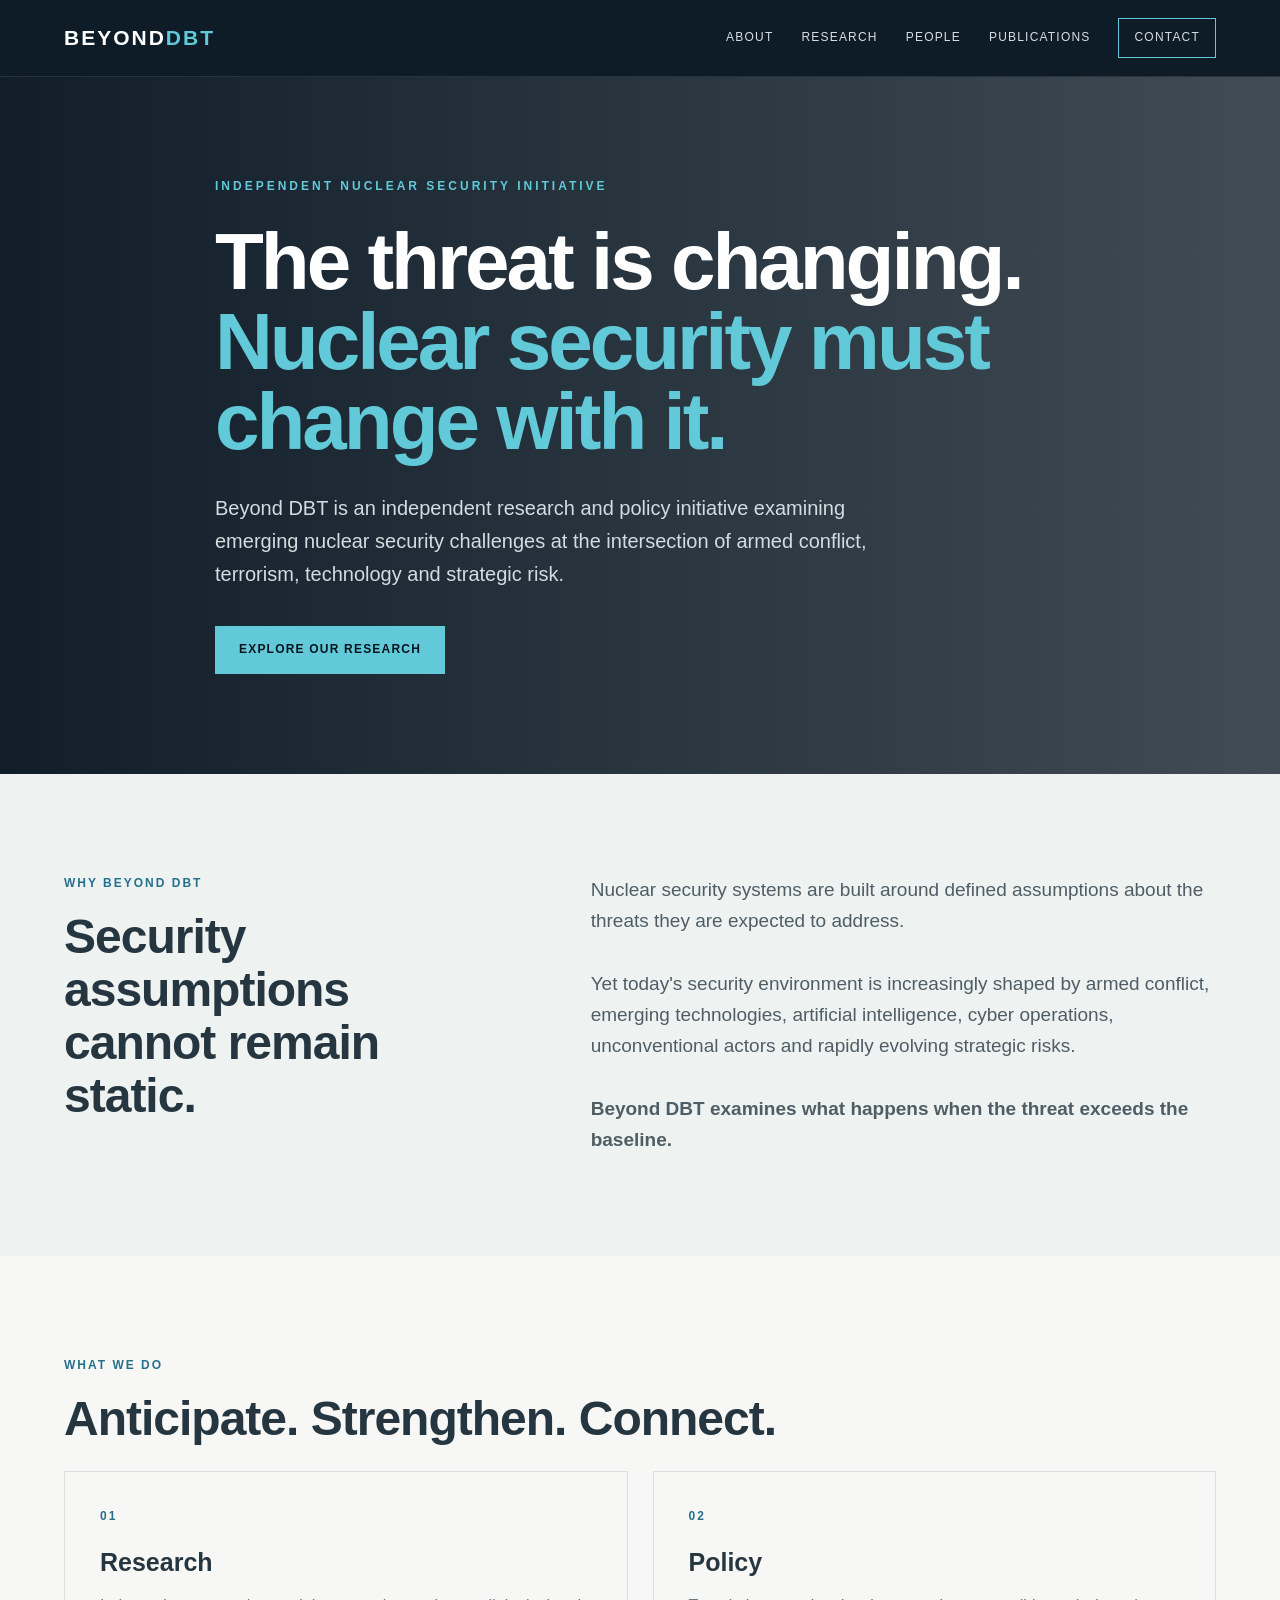
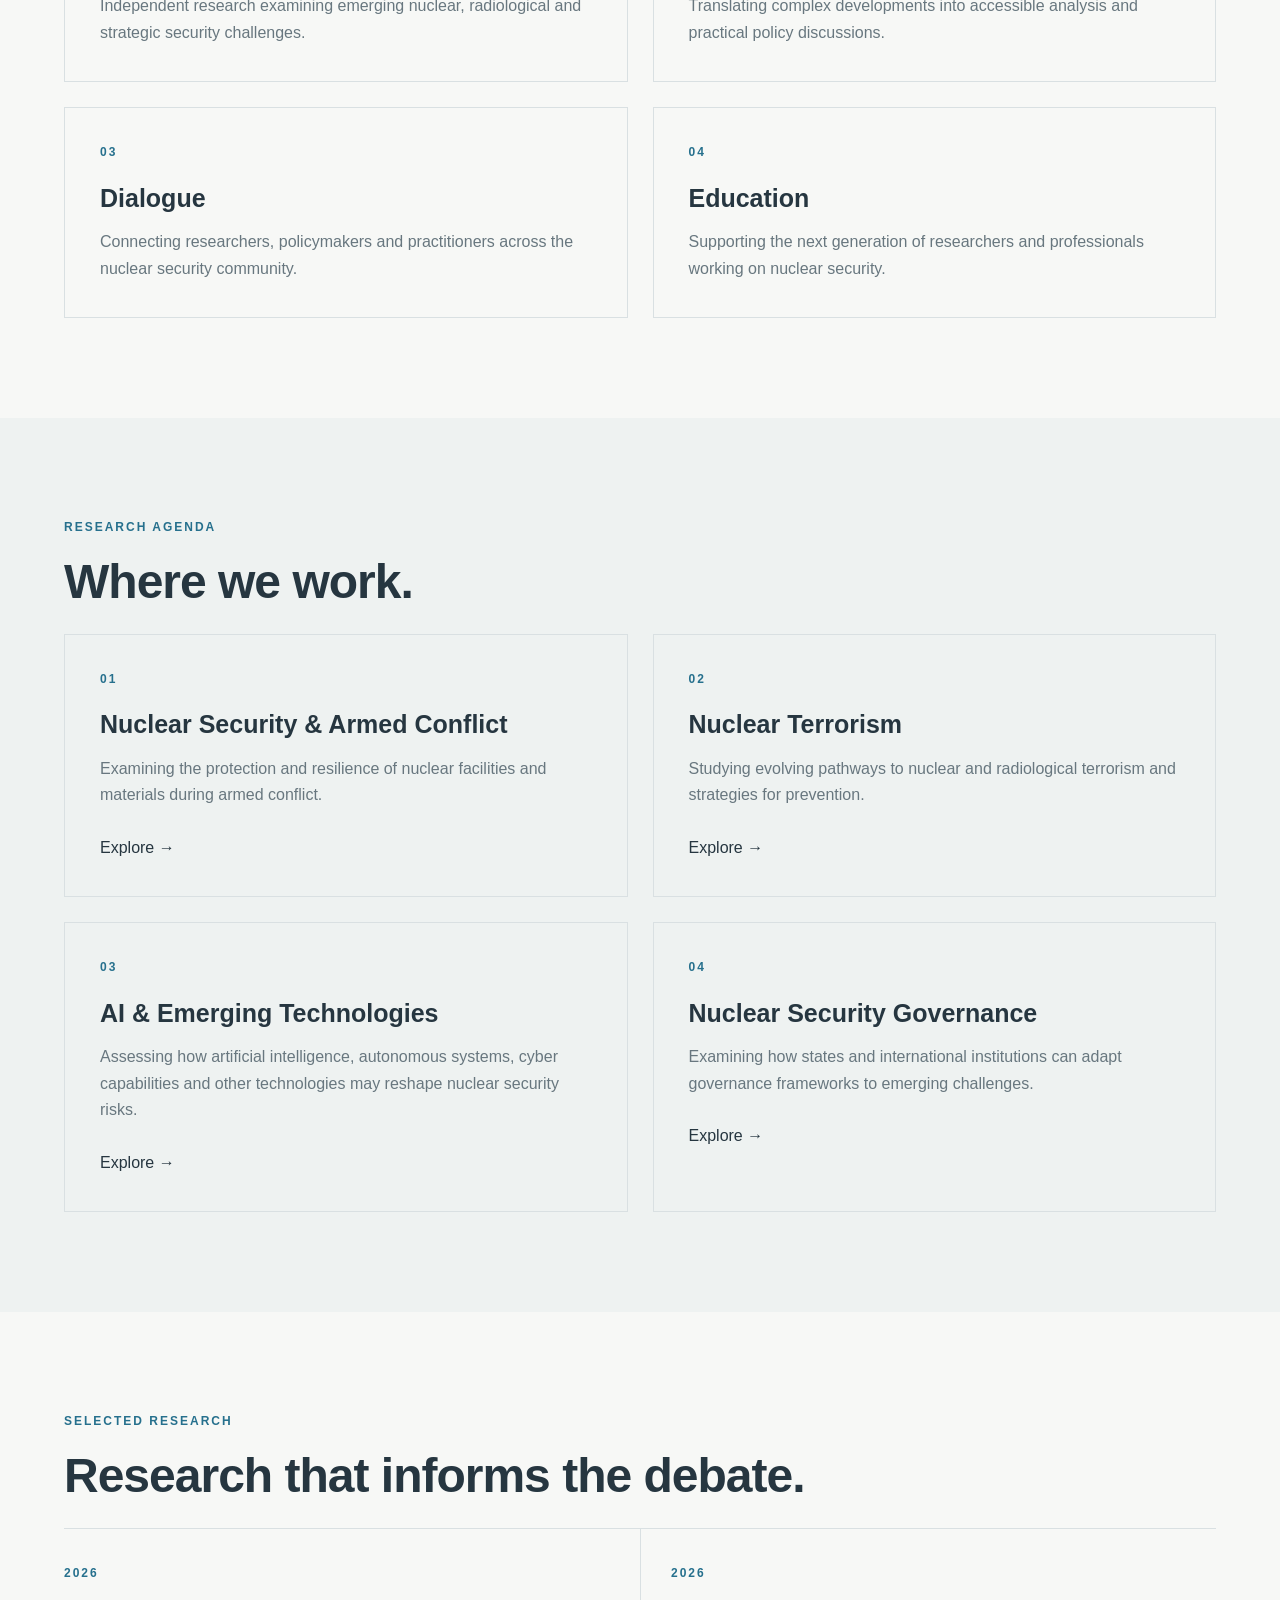
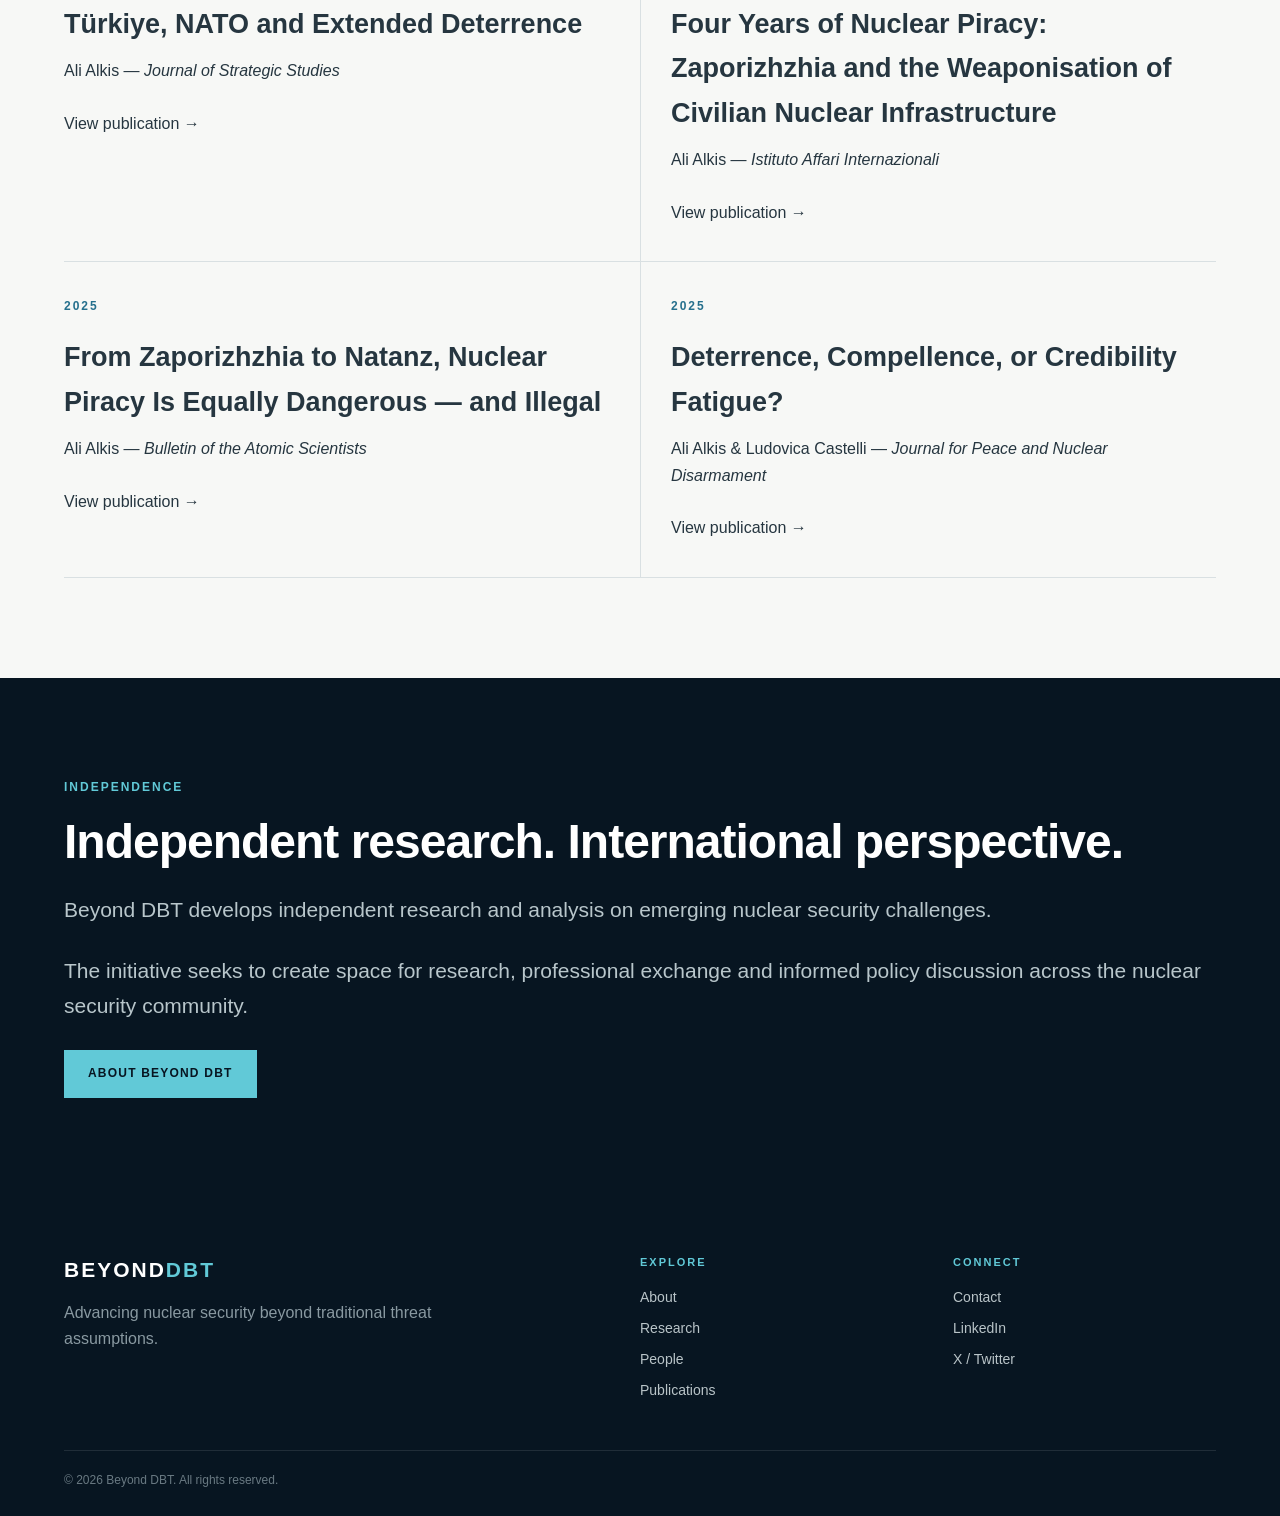
<file: index.html>
<!DOCTYPE html>
<html lang="en">

<head>

<meta charset="UTF-8">
<meta name="viewport" content="width=device-width, initial-scale=1.0">

<meta name="description" content="Beyond DBT is an independent research and policy initiative examining emerging nuclear security challenges beyond traditional threat assumptions.">

<title>Beyond DBT | Nuclear Security Beyond the Baseline</title>

<link rel="stylesheet" href="style.css">

</head>

<body>


<!-- NAVIGATION -->

<header>

<div class="container nav">

<a href="index.html" class="logo">
BEYOND<span>DBT</span>
</a>

<nav>

<a href="about.html">About</a>

<a href="research.html">Research</a>

<a href="people.html">People</a>

<a href="publications.html">Publications</a>

<a href="contact.html" class="nav-contact">
Contact
</a>

</nav>

</div>

</header>



<!-- HERO -->

<section class="hero">

<div class="container hero-content">

<div class="kicker">
Independent Nuclear Security Initiative
</div>

<h1>

The threat is changing.

<span>
Nuclear security must change with it.
</span>

</h1>

<p>

Beyond DBT is an independent research and policy initiative
examining emerging nuclear security challenges at the
intersection of armed conflict, terrorism, technology
and strategic risk.

</p>

<a href="research.html" class="btn btn-primary">
Explore our research
</a>

</div>

</section>



<!-- WHY BEYOND DBT -->

<section class="intro">

<div class="container intro-grid">

<div>

<div class="section-label">
Why Beyond DBT
</div>

<h2>
Security assumptions cannot remain static.
</h2>

</div>


<div class="intro-text">

<p>

Nuclear security systems are built around defined
assumptions about the threats they are expected to address.

</p>

<br>

<p>

Yet today's security environment is increasingly shaped
by armed conflict, emerging technologies, artificial
intelligence, cyber operations, unconventional actors
and rapidly evolving strategic risks.

</p>

<br>

<p>

<strong>
Beyond DBT examines what happens when the threat
exceeds the baseline.
</strong>

</p>

</div>

</div>

</section>



<!-- MISSION -->

<section>

<div class="container">

<div class="section-label">
What we do
</div>

<h2>
Anticipate. Strengthen. Connect.
</h2>

<div class="grid">


<div class="card">

<div class="card-number">
01
</div>

<h3>
Research
</h3>

<p>

Independent research examining emerging nuclear,
radiological and strategic security challenges.

</p>

</div>



<div class="card">

<div class="card-number">
02
</div>

<h3>
Policy
</h3>

<p>

Translating complex developments into accessible
analysis and practical policy discussions.

</p>

</div>



<div class="card">

<div class="card-number">
03
</div>

<h3>
Dialogue
</h3>

<p>

Connecting researchers, policymakers and practitioners
across the nuclear security community.

</p>

</div>



<div class="card">

<div class="card-number">
04
</div>

<h3>
Education
</h3>

<p>

Supporting the next generation of researchers and
professionals working on nuclear security.

</p>

</div>


</div>

</div>

</section>



<!-- RESEARCH AREAS -->

<section class="intro">

<div class="container">

<div class="section-label">
Research agenda
</div>

<h2>
Where we work.
</h2>

<div class="grid">


<div class="card">

<div class="card-number">
01
</div>

<h3>
Nuclear Security & Armed Conflict
</h3>

<p>

Examining the protection and resilience of nuclear
facilities and materials during armed conflict.

</p>

<br>

<a href="research.html">
Explore →
</a>

</div>



<div class="card">

<div class="card-number">
02
</div>

<h3>
Nuclear Terrorism
</h3>

<p>

Studying evolving pathways to nuclear and radiological
terrorism and strategies for prevention.

</p>

<br>

<a href="research.html">
Explore →
</a>

</div>



<div class="card">

<div class="card-number">
03
</div>

<h3>
AI & Emerging Technologies
</h3>

<p>

Assessing how artificial intelligence, autonomous systems,
cyber capabilities and other technologies may reshape
nuclear security risks.

</p>

<br>

<a href="research.html">
Explore →
</a>

</div>



<div class="card">

<div class="card-number">
04
</div>

<h3>
Nuclear Security Governance
</h3>

<p>

Examining how states and international institutions can
adapt governance frameworks to emerging challenges.

</p>

<br>

<a href="research.html">
Explore →
</a>

</div>


</div>

</div>

</section>



<!-- FEATURED RESEARCH -->

<section>

<div class="container">

<div class="section-label">
Selected research
</div>

<h2>
Research that informs the debate.
</h2>

<div class="research-list">


<div class="research-item">

<div class="section-label">
2026
</div>

<h3>
Türkiye, NATO and Extended Deterrence
</h3>

<p>

Ali Alkis — <em>Journal of Strategic Studies</em>

</p>

<br>

<a href="publications.html">
View publication →
</a>

</div>



<div class="research-item">

<div class="section-label">
2026
</div>

<h3>
Four Years of Nuclear Piracy: Zaporizhzhia and the Weaponisation of Civilian Nuclear Infrastructure
</h3>

<p>

Ali Alkis — <em>Istituto Affari Internazionali</em>

</p>

<br>

<a href="publications.html">
View publication →
</a>

</div>



<div class="research-item">

<div class="section-label">
2025
</div>

<h3>
From Zaporizhzhia to Natanz, Nuclear Piracy Is Equally Dangerous — and Illegal
</h3>

<p>

Ali Alkis — <em>Bulletin of the Atomic Scientists</em>

</p>

<br>

<a href="publications.html">
View publication →
</a>

</div>



<div class="research-item">

<div class="section-label">
2025
</div>

<h3>
Deterrence, Compellence, or Credibility Fatigue?
</h3>

<p>

Ali Alkis & Ludovica Castelli —
<em>Journal for Peace and Nuclear Disarmament</em>

</p>

<br>

<a href="publications.html">
View publication →
</a>

</div>


</div>

</div>

</section>



<!-- INDEPENDENCE -->

<section class="dark">

<div class="container">

<div class="section-label">
Independence
</div>

<h2>
Independent research.
International perspective.
</h2>

<p class="lead">

Beyond DBT develops independent research and analysis
on emerging nuclear security challenges.

</p>

<br>

<p class="lead">

The initiative seeks to create space for research,
professional exchange and informed policy discussion
across the nuclear security community.

</p>

<br>

<a href="about.html" class="btn btn-primary">
About Beyond DBT
</a>

</div>

</section>



<!-- FOOTER -->

<footer>

<div class="container">

<div class="footer-grid">


<div>

<div class="footer-logo">
BEYOND<span>DBT</span>
</div>

<p>

Advancing nuclear security beyond traditional
threat assumptions.

</p>

</div>



<div class="footer-column">

<h4>
Explore
</h4>

<a href="about.html">
About
</a>

<a href="research.html">
Research
</a>

<a href="people.html">
People
</a>

<a href="publications.html">
Publications
</a>

</div>



<div class="footer-column">

<h4>
Connect
</h4>

<a href="contact.html">
Contact
</a>

<a href="https://www.linkedin.com/in/alialkis/"
target="_blank"
rel="noopener noreferrer">
LinkedIn
</a>

<a href="https://x.com/AliAlkisTR"
target="_blank"
rel="noopener noreferrer">
X / Twitter
</a>

</div>


</div>


<div class="copyright">

© 2026 Beyond DBT. All rights reserved.

</div>

</div>

</footer>


</body>

</html>
</file>
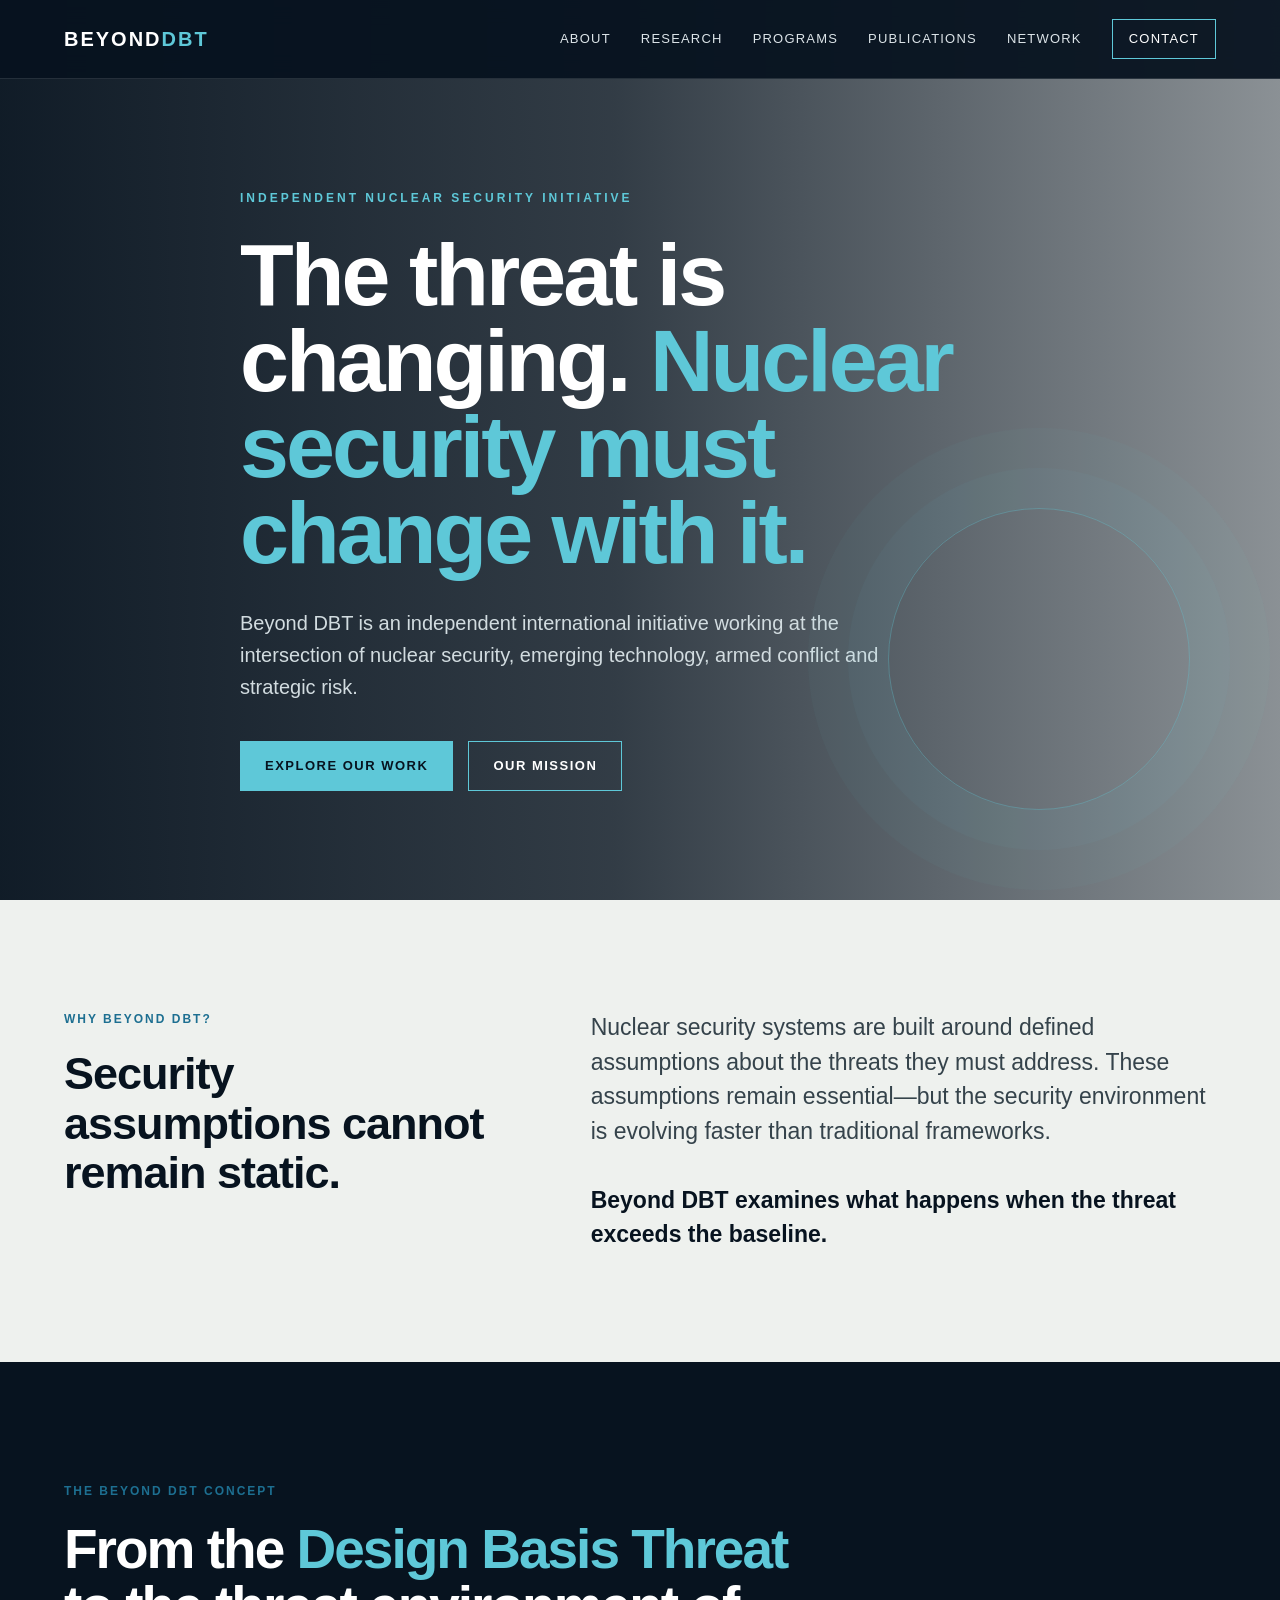
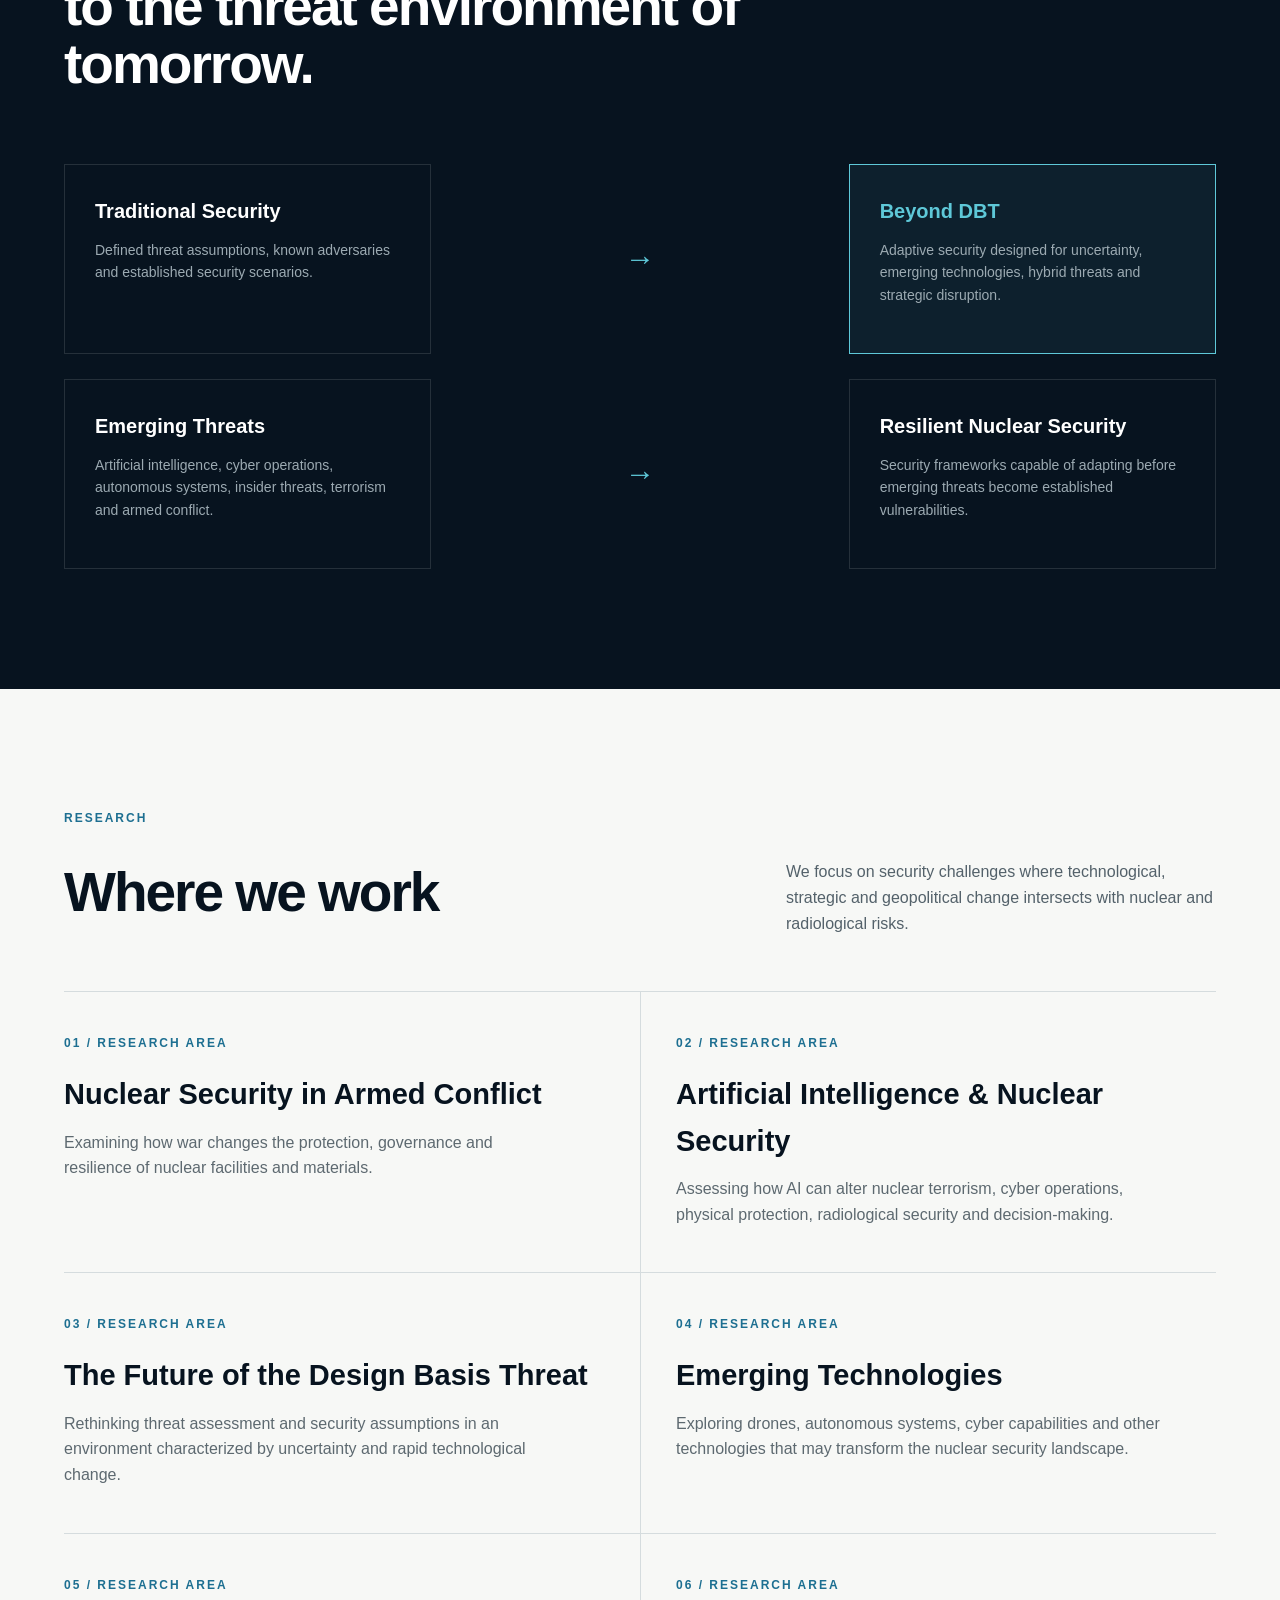
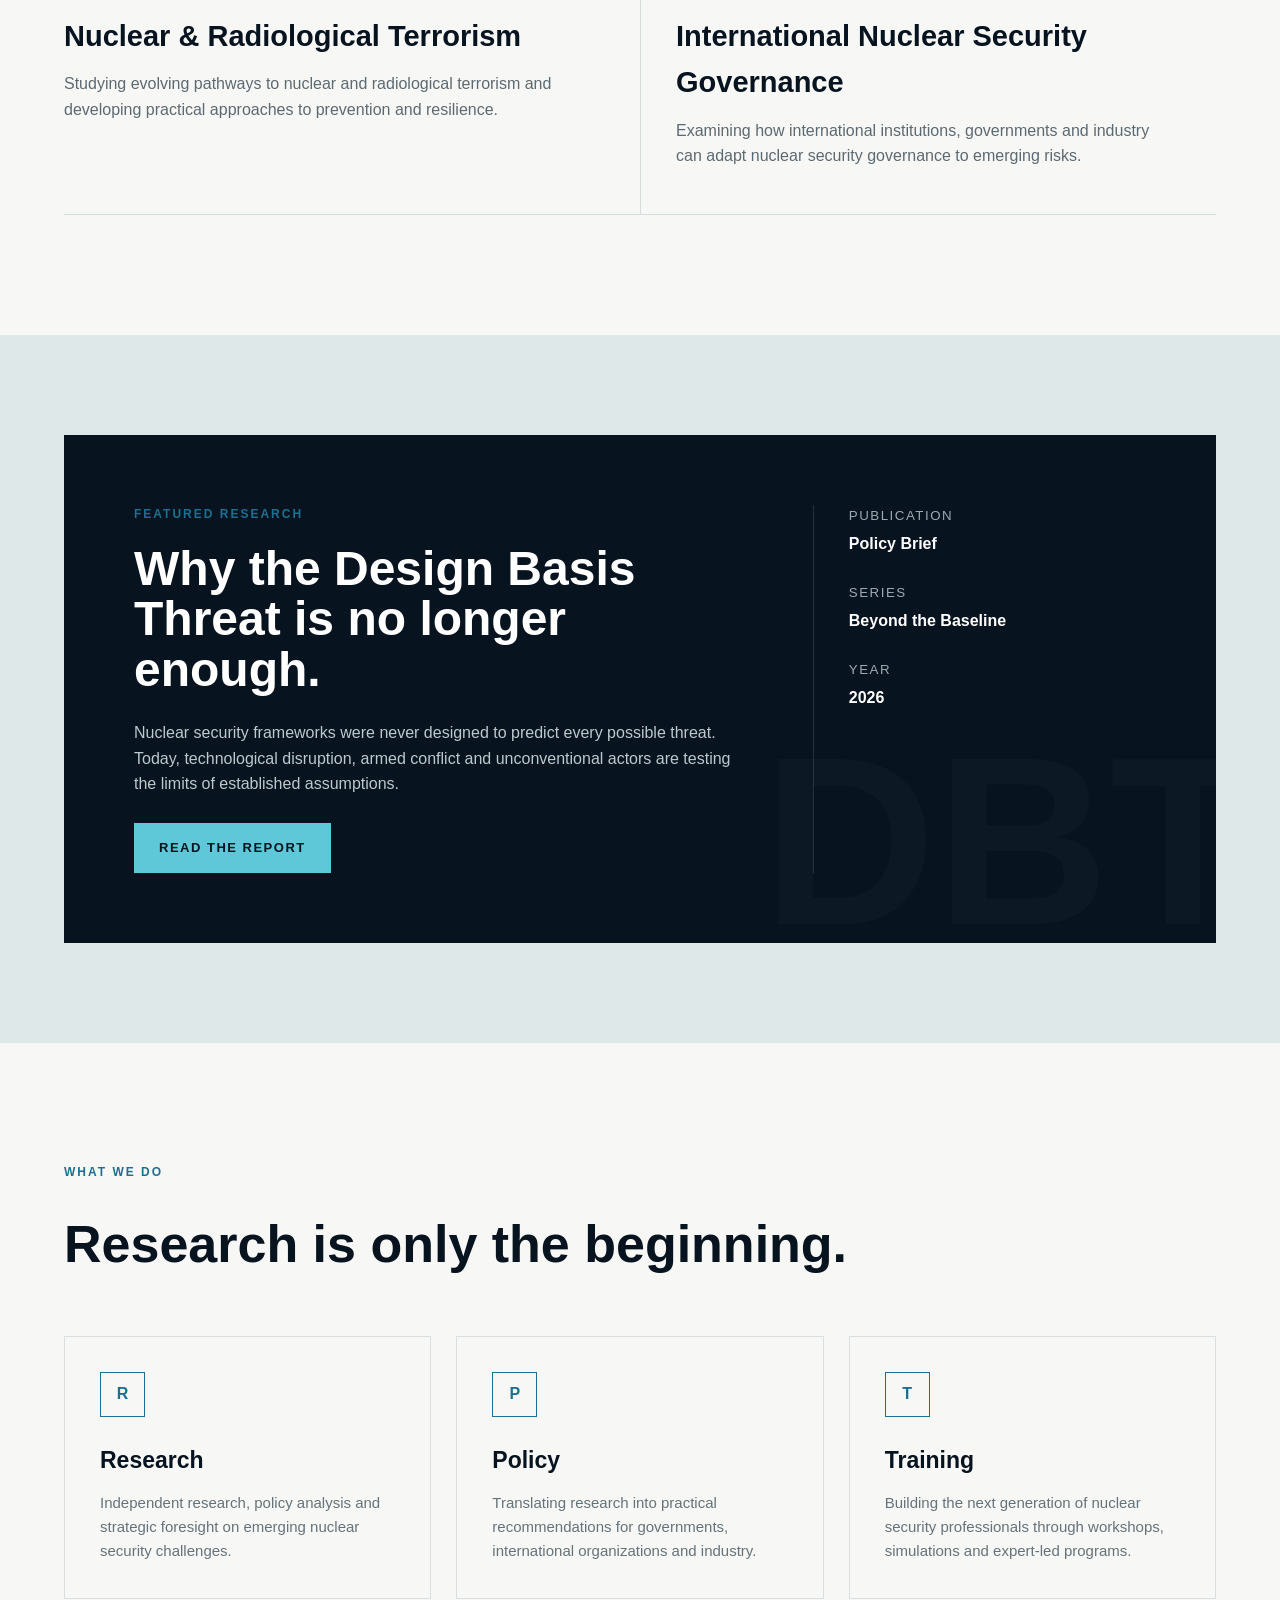
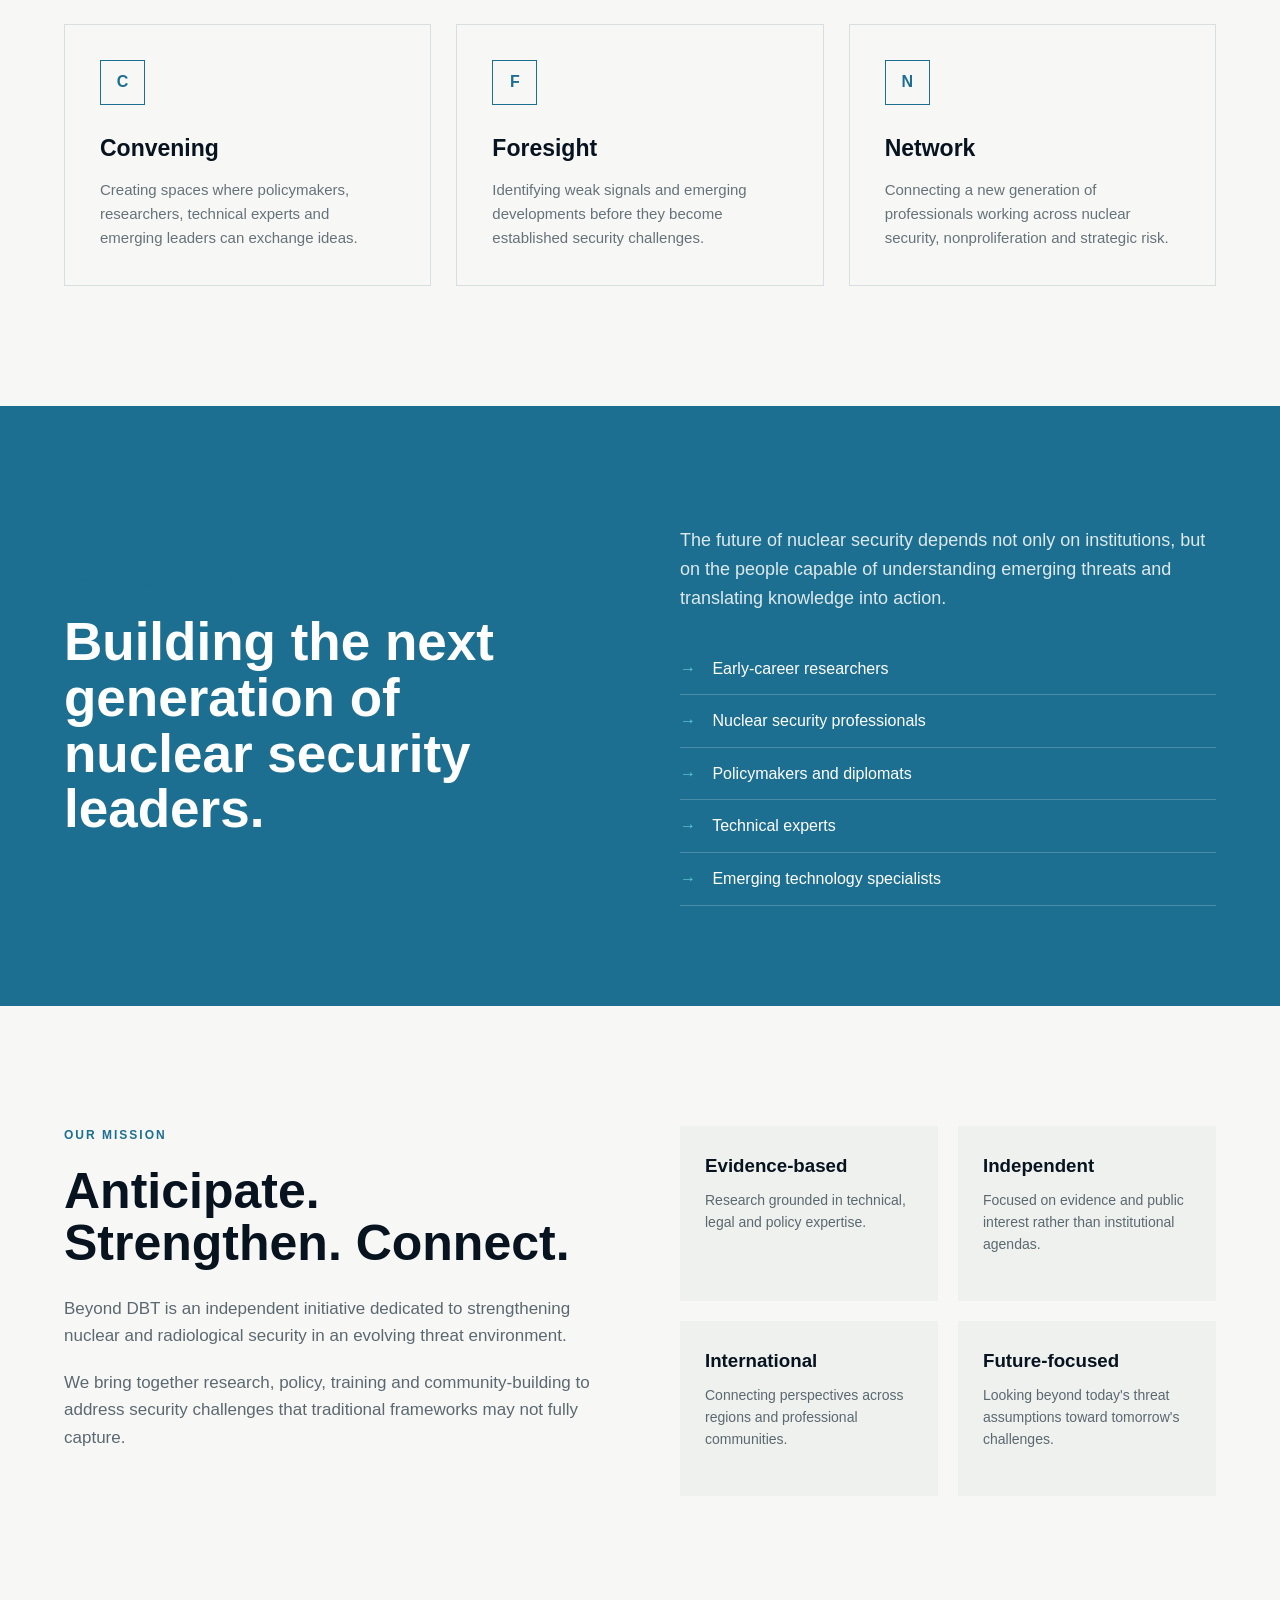
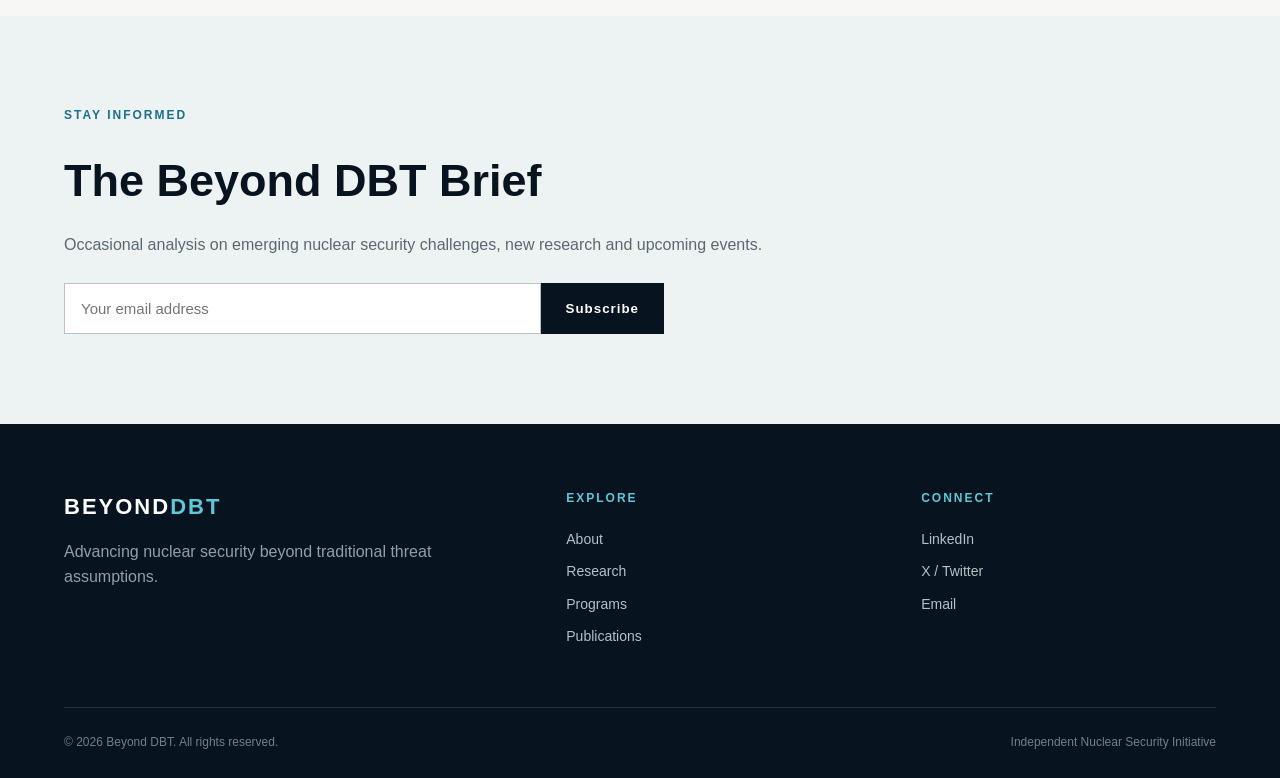
<file: a.html>
<!DOCTYPE html>
<html lang="en">
<head>
<meta charset="UTF-8">
<meta name="viewport" content="width=device-width, initial-scale=1.0">

<title>Beyond DBT | Nuclear Security Beyond the Baseline</title>

<meta name="description" content="Beyond DBT is an independent initiative advancing nuclear security in an evolving threat environment.">

<style>
:root {
    --navy: #07131f;
    --navy2: #0c1d2b;
    --blue: #1d6f91;
    --cyan: #5ec8d8;
    --white: #f7f8f6;
    --cream: #eef1ee;
    --gray: #9caab2;
    --darkgray: #53616a;
    --line: rgba(255,255,255,.12);
    --max: 1180px;
}

* {
    box-sizing: border-box;
    margin: 0;
    padding: 0;
}

html {
    scroll-behavior: smooth;
}

body {
    font-family: Arial, Helvetica, sans-serif;
    color: var(--navy);
    background: var(--white);
    line-height: 1.6;
}

a {
    color: inherit;
    text-decoration: none;
}

.container {
    width: min(90%, var(--max));
    margin: auto;
}

/* =========================
   NAVIGATION
========================= */

header {
    position: fixed;
    top: 0;
    width: 100%;
    z-index: 1000;
    background: rgba(7,19,31,.94);
    backdrop-filter: blur(12px);
    border-bottom: 1px solid var(--line);
}

.nav {
    height: 78px;
    display: flex;
    align-items: center;
    justify-content: space-between;
}

.logo {
    color: white;
    font-size: 20px;
    font-weight: 800;
    letter-spacing: 2px;
}

.logo span {
    color: var(--cyan);
}

nav {
    display: flex;
    align-items: center;
    gap: 30px;
}

nav a {
    color: #dce4e8;
    font-size: 13px;
    text-transform: uppercase;
    letter-spacing: 1.2px;
    transition: .3s;
}

nav a:hover {
    color: var(--cyan);
}

.nav-button {
    border: 1px solid var(--cyan);
    padding: 9px 16px;
    color: white;
}

.nav-button:hover {
    background: var(--cyan);
    color: var(--navy);
}

/* =========================
   HERO
========================= */

.hero {
    min-height: 100vh;
    background:
        linear-gradient(90deg, rgba(7,19,31,.96) 0%, rgba(7,19,31,.82) 48%, rgba(7,19,31,.45) 100%),
        url("https://images.unsplash.com/photo-1513828742140-ccaa28f3eda0?auto=format&fit=crop&w=2000&q=85")
        center/cover no-repeat;

    display: flex;
    align-items: center;
    color: white;
    position: relative;
    overflow: hidden;
}

.hero::after {
    content: "";
    position: absolute;
    right: 7%;
    bottom: 10%;
    width: 300px;
    height: 300px;
    border: 1px solid rgba(94,200,216,.35);
    border-radius: 50%;
    box-shadow:
        0 0 0 40px rgba(94,200,216,.04),
        0 0 0 80px rgba(94,200,216,.03);
}

.hero-content {
    max-width: 800px;
    padding-top: 80px;
}

.kicker {
    color: var(--cyan);
    text-transform: uppercase;
    letter-spacing: 3px;
    font-size: 12px;
    font-weight: bold;
    margin-bottom: 24px;
}

.hero h1 {
    font-size: clamp(48px, 7vw, 88px);
    line-height: .98;
    letter-spacing: -3px;
    margin-bottom: 30px;
    max-width: 850px;
}

.hero h1 span {
    color: var(--cyan);
}

.hero p {
    font-size: 20px;
    line-height: 1.6;
    color: #d2dce0;
    max-width: 700px;
    margin-bottom: 38px;
}

.buttons {
    display: flex;
    gap: 15px;
    flex-wrap: wrap;
}

.btn {
    display: inline-block;
    padding: 14px 24px;
    font-size: 13px;
    text-transform: uppercase;
    letter-spacing: 1.5px;
    font-weight: bold;
    border: 1px solid var(--cyan);
    transition: .3s;
}

.btn-primary {
    background: var(--cyan);
    color: var(--navy);
}

.btn-primary:hover {
    background: white;
    border-color: white;
}

.btn-secondary {
    color: white;
}

.btn-secondary:hover {
    background: white;
    color: var(--navy);
}

/* =========================
   INTRO
========================= */

.intro {
    background: var(--cream);
    padding: 110px 0;
}

.intro-grid {
    display: grid;
    grid-template-columns: 1fr 1.4fr;
    gap: 80px;
}

.section-label {
    font-size: 12px;
    color: var(--blue);
    text-transform: uppercase;
    letter-spacing: 2px;
    font-weight: bold;
    margin-bottom: 20px;
}

.intro h2 {
    font-size: 45px;
    line-height: 1.1;
    letter-spacing: -1px;
}

.intro-text {
    font-size: 23px;
    line-height: 1.5;
    color: #35434b;
}

.intro-text strong {
    color: var(--navy);
}

/* =========================
   BEYOND DBT CONCEPT
========================= */

.concept {
    background: var(--navy);
    color: white;
    padding: 120px 0;
}

.concept-header {
    max-width: 760px;
    margin-bottom: 70px;
}

.concept h2 {
    font-size: 55px;
    line-height: 1.05;
    letter-spacing: -2px;
}

.concept h2 span {
    color: var(--cyan);
}

.threat-map {
    display: grid;
    grid-template-columns: 1fr 1fr 1fr;
    align-items: center;
    gap: 25px;
}

.threat-box {
    min-height: 190px;
    border: 1px solid var(--line);
    padding: 30px;
    position: relative;
}

.threat-box h3 {
    font-size: 20px;
    margin-bottom: 12px;
}

.threat-box p {
    color: var(--gray);
    font-size: 14px;
}

.threat-box.highlight {
    border-color: var(--cyan);
    background: rgba(94,200,216,.07);
}

.threat-box.highlight h3 {
    color: var(--cyan);
}

.threat-arrow {
    text-align: center;
    font-size: 30px;
    color: var(--cyan);
}

/* =========================
   RESEARCH
========================= */

.research {
    padding: 120px 0;
}

.research-header {
    display: flex;
    justify-content: space-between;
    align-items: end;
    margin-bottom: 55px;
}

.research-header h2 {
    font-size: 55px;
    letter-spacing: -2px;
}

.research-header p {
    max-width: 430px;
    color: var(--darkgray);
}

.research-grid {
    display: grid;
    grid-template-columns: repeat(2,1fr);
    border-top: 1px solid #d5dcde;
}

.research-card {
    padding: 42px 30px 45px 0;
    border-bottom: 1px solid #d5dcde;
}

.research-card:nth-child(even) {
    padding-left: 35px;
    border-left: 1px solid #d5dcde;
}

.number {
    font-size: 12px;
    color: var(--blue);
    letter-spacing: 2px;
    font-weight: bold;
}

.research-card h3 {
    font-size: 29px;
    margin: 18px 0 12px;
}

.research-card p {
    color: #5d6970;
    max-width: 500px;
}

/* =========================
   FEATURED REPORT
========================= */

.featured {
    background: #dfe8e9;
    padding: 100px 0;
}

.report {
    background: var(--navy);
    color: white;
    padding: 70px;
    display: grid;
    grid-template-columns: 1.3fr .7fr;
    gap: 60px;
    position: relative;
    overflow: hidden;
}

.report::before {
    content: "DBT";
    position: absolute;
    right: -40px;
    bottom: -90px;
    font-size: 240px;
    font-weight: 900;
    color: rgba(255,255,255,.025);
}

.report h2 {
    font-size: 48px;
    line-height: 1.05;
    margin: 15px 0 25px;
}

.report p {
    color: #bdc9ce;
    max-width: 600px;
}

.report-meta {
    border-left: 1px solid var(--line);
    padding-left: 35px;
}

.report-meta div {
    margin-bottom: 25px;
}

.report-meta small {
    display: block;
    color: var(--gray);
    text-transform: uppercase;
    letter-spacing: 1.5px;
    margin-bottom: 5px;
}

.report-meta strong {
    font-size: 16px;
}

/* =========================
   PROGRAMS
========================= */

.programs {
    padding: 120px 0;
}

.programs h2 {
    font-size: 52px;
    margin-bottom: 50px;
}

.program-grid {
    display: grid;
    grid-template-columns: repeat(3,1fr);
    gap: 25px;
}

.program {
    border: 1px solid #d9dfe1;
    padding: 35px;
    transition: .3s;
}

.program:hover {
    transform: translateY(-6px);
    border-color: var(--blue);
}

.program-icon {
    width: 45px;
    height: 45px;
    border: 1px solid var(--blue);
    display: flex;
    align-items: center;
    justify-content: center;
    color: var(--blue);
    margin-bottom: 25px;
    font-weight: bold;
}

.program h3 {
    font-size: 23px;
    margin-bottom: 12px;
}

.program p {
    color: #667279;
    font-size: 15px;
}

/* =========================
   NETWORK
========================= */

.network {
    background: var(--blue);
    color: white;
    padding: 100px 0;
}

.network-grid {
    display: grid;
    grid-template-columns: 1fr 1fr;
    gap: 80px;
    align-items: center;
}

.network h2 {
    font-size: 53px;
    line-height: 1.05;
}

.network p {
    color: #dce9ed;
    font-size: 18px;
    margin: 20px 0 30px;
}

.network ul {
    list-style: none;
}

.network li {
    padding: 13px 0;
    border-bottom: 1px solid rgba(255,255,255,.2);
}

.network li::before {
    content: "→";
    margin-right: 12px;
    color: var(--cyan);
}

/* =========================
   ABOUT
========================= */

.about {
    padding: 120px 0;
}

.about-grid {
    display: grid;
    grid-template-columns: 1fr 1fr;
    gap: 80px;
}

.about h2 {
    font-size: 50px;
    line-height: 1.05;
    margin-bottom: 25px;
}

.about p {
    color: #5c6870;
    font-size: 17px;
    margin-bottom: 20px;
}

.principles {
    display: grid;
    grid-template-columns: 1fr 1fr;
    gap: 20px;
}

.principle {
    padding: 25px;
    background: var(--cream);
}

.principle h3 {
    margin-bottom: 8px;
}

.principle p {
    font-size: 14px;
}

/* =========================
   NEWSLETTER
========================= */

.newsletter {
    background: #edf2f2;
    padding: 90px 0;
}

.newsletter-inner {
    max-width: 760px;
}

.newsletter h2 {
    font-size: 45px;
    margin-bottom: 15px;
}

.newsletter p {
    color: #5c6870;
    margin-bottom: 25px;
}

.signup {
    display: flex;
    max-width: 600px;
}

.signup input {
    flex: 1;
    border: 1px solid #b9c3c6;
    padding: 16px;
    font-size: 15px;
    background: white;
}

.signup button {
    border: none;
    background: var(--navy);
    color: white;
    padding: 0 25px;
    cursor: pointer;
    font-weight: bold;
    letter-spacing: 1px;
}

.signup button:hover {
    background: var(--blue);
}

/* =========================
   FOOTER
========================= */

footer {
    background: var(--navy);
    color: white;
    padding: 65px 0 25px;
}

.footer-grid {
    display: grid;
    grid-template-columns: 1.5fr 1fr 1fr;
    gap: 60px;
    padding-bottom: 50px;
}

.footer-logo {
    font-size: 22px;
    font-weight: bold;
    letter-spacing: 2px;
}

.footer-logo span {
    color: var(--cyan);
}

footer p {
    color: #91a0a8;
    max-width: 400px;
    margin-top: 15px;
}

.footer-column h4 {
    font-size: 12px;
    text-transform: uppercase;
    letter-spacing: 2px;
    color: var(--cyan);
    margin-bottom: 20px;
}

.footer-column a {
    display: block;
    color: #b6c1c6;
    margin-bottom: 10px;
    font-size: 14px;
}

.footer-column a:hover {
    color: white;
}

.copyright {
    border-top: 1px solid var(--line);
    padding-top: 25px;
    color: #71818a;
    font-size: 12px;
    display: flex;
    justify-content: space-between;
}

/* =========================
   MOBILE
========================= */

@media (max-width: 850px) {

    nav {
        display: none;
    }

    .hero h1 {
        font-size: 52px;
    }

    .intro-grid,
    .network-grid,
    .about-grid,
    .report {
        grid-template-columns: 1fr;
    }

    .threat-map {
        grid-template-columns: 1fr;
    }

    .threat-arrow {
        transform: rotate(90deg);
    }

    .research-grid {
        grid-template-columns: 1fr;
    }

    .research-card:nth-child(even) {
        padding-left: 0;
        border-left: none;
    }

    .program-grid {
        grid-template-columns: 1fr;
    }

    .report {
        padding: 40px;
    }

    .report-meta {
        border-left: none;
        border-top: 1px solid var(--line);
        padding-left: 0;
        padding-top: 30px;
    }

    .footer-grid {
        grid-template-columns: 1fr;
    }

    .copyright {
        flex-direction: column;
        gap: 10px;
    }

    .signup {
        flex-direction: column;
        gap: 10px;
    }

    .signup button {
        padding: 15px;
    }
}
</style>
</head>


<body>

<!-- =========================
     NAVIGATION
========================= -->

<header>
    <div class="container nav">

        <a href="#" class="logo">
            BEYOND<span>DBT</span>
        </a>

        <nav>
            <a href="#about">About</a>
            <a href="#research">Research</a>
            <a href="#programs">Programs</a>
            <a href="#publications">Publications</a>
            <a href="#network">Network</a>
            <a href="#contact" class="nav-button">Contact</a>
        </nav>

    </div>
</header>


<!-- =========================
     HERO
========================= -->

<section class="hero">

    <div class="container hero-content">

        <div class="kicker">
            Independent Nuclear Security Initiative
        </div>

        <h1>
            The threat is changing.
            <span>Nuclear security must change with it.</span>
        </h1>

        <p>
            Beyond DBT is an independent international initiative
            working at the intersection of nuclear security, emerging
            technology, armed conflict and strategic risk.
        </p>

        <div class="buttons">
            <a href="#research" class="btn btn-primary">
                Explore our work
            </a>

            <a href="#about" class="btn btn-secondary">
                Our mission
            </a>
        </div>

    </div>

</section>


<!-- =========================
     INTRO
========================= -->

<section class="intro" id="about">

    <div class="container intro-grid">

        <div>
            <div class="section-label">
                Why Beyond DBT?
            </div>

            <h2>
                Security assumptions
                cannot remain static.
            </h2>
        </div>

        <div class="intro-text">

            <p>
                Nuclear security systems are built around defined
                assumptions about the threats they must address.
                These assumptions remain essential—but the security
                environment is evolving faster than traditional
                frameworks.
            </p>

            <br>

            <p>
                <strong>
                    Beyond DBT examines what happens when the threat
                    exceeds the baseline.
                </strong>
            </p>

        </div>

    </div>

</section>


<!-- =========================
     CONCEPT
========================= -->

<section class="concept">

    <div class="container">

        <div class="concept-header">

            <div class="section-label">
                The Beyond DBT Concept
            </div>

            <h2>
                From the
                <span>Design Basis Threat</span>
                to the threat environment of tomorrow.
            </h2>

        </div>


        <div class="threat-map">

            <div class="threat-box">

                <h3>Traditional Security</h3>

                <p>
                    Defined threat assumptions,
                    known adversaries and established
                    security scenarios.
                </p>

            </div>


            <div class="threat-arrow">
                →
            </div>


            <div class="threat-box highlight">

                <h3>Beyond DBT</h3>

                <p>
                    Adaptive security designed for
                    uncertainty, emerging technologies,
                    hybrid threats and strategic disruption.
                </p>

            </div>


            <div class="threat-box">

                <h3>Emerging Threats</h3>

                <p>
                    Artificial intelligence, cyber operations,
                    autonomous systems, insider threats,
                    terrorism and armed conflict.
                </p>

            </div>


            <div class="threat-arrow">
                →
            </div>


            <div class="threat-box">

                <h3>Resilient Nuclear Security</h3>

                <p>
                    Security frameworks capable of
                    adapting before emerging threats
                    become established vulnerabilities.
                </p>

            </div>

        </div>

    </div>

</section>


<!-- =========================
     RESEARCH
========================= -->

<section class="research" id="research">

    <div class="container">

        <div class="research-header">

            <div>

                <div class="section-label">
                    Research
                </div>

                <h2>
                    Where we work
                </h2>

            </div>

            <p>
                We focus on security challenges where technological,
                strategic and geopolitical change intersects with
                nuclear and radiological risks.
            </p>

        </div>


        <div class="research-grid">

            <article class="research-card">

                <div class="number">01 / RESEARCH AREA</div>

                <h3>
                    Nuclear Security in Armed Conflict
                </h3>

                <p>
                    Examining how war changes the protection,
                    governance and resilience of nuclear facilities
                    and materials.
                </p>

            </article>


            <article class="research-card">

                <div class="number">02 / RESEARCH AREA</div>

                <h3>
                    Artificial Intelligence & Nuclear Security
                </h3>

                <p>
                    Assessing how AI can alter nuclear terrorism,
                    cyber operations, physical protection,
                    radiological security and decision-making.
                </p>

            </article>


            <article class="research-card">

                <div class="number">03 / RESEARCH AREA</div>

                <h3>
                    The Future of the Design Basis Threat
                </h3>

                <p>
                    Rethinking threat assessment and security
                    assumptions in an environment characterized
                    by uncertainty and rapid technological change.
                </p>

            </article>


            <article class="research-card">

                <div class="number">04 / RESEARCH AREA</div>

                <h3>
                    Emerging Technologies
                </h3>

                <p>
                    Exploring drones, autonomous systems, cyber
                    capabilities and other technologies that may
                    transform the nuclear security landscape.
                </p>

            </article>


            <article class="research-card">

                <div class="number">05 / RESEARCH AREA</div>

                <h3>
                    Nuclear & Radiological Terrorism
                </h3>

                <p>
                    Studying evolving pathways to nuclear and
                    radiological terrorism and developing practical
                    approaches to prevention and resilience.
                </p>

            </article>


            <article class="research-card">

                <div class="number">06 / RESEARCH AREA</div>

                <h3>
                    International Nuclear Security Governance
                </h3>

                <p>
                    Examining how international institutions,
                    governments and industry can adapt nuclear
                    security governance to emerging risks.
                </p>

            </article>

        </div>

    </div>

</section>


<!-- =========================
     FEATURED PUBLICATION
========================= -->

<section class="featured" id="publications">

    <div class="container">

        <div class="report">

            <div>

                <div class="section-label">
                    Featured Research
                </div>

                <h2>
                    Why the Design Basis Threat
                    is no longer enough.
                </h2>

                <p>
                    Nuclear security frameworks were never designed
                    to predict every possible threat. Today,
                    technological disruption, armed conflict and
                    unconventional actors are testing the limits
                    of established assumptions.
                </p>

                <br>

                <a href="#" class="btn btn-primary">
                    Read the report
                </a>

            </div>


            <div class="report-meta">

                <div>
                    <small>Publication</small>
                    <strong>Policy Brief</strong>
                </div>

                <div>
                    <small>Series</small>
                    <strong>Beyond the Baseline</strong>
                </div>

                <div>
                    <small>Year</small>
                    <strong>2026</strong>
                </div>

            </div>

        </div>

    </div>

</section>


<!-- =========================
     PROGRAMS
========================= -->

<section class="programs" id="programs">

    <div class="container">

        <div class="section-label">
            What we do
        </div>

        <h2>
            Research is only the beginning.
        </h2>


        <div class="program-grid">

            <div class="program">

                <div class="program-icon">
                    R
                </div>

                <h3>
                    Research
                </h3>

                <p>
                    Independent research, policy analysis and
                    strategic foresight on emerging nuclear
                    security challenges.
                </p>

            </div>


            <div class="program">

                <div class="program-icon">
                    P
                </div>

                <h3>
                    Policy
                </h3>

                <p>
                    Translating research into practical
                    recommendations for governments,
                    international organizations and industry.
                </p>

            </div>


            <div class="program">

                <div class="program-icon">
                    T
                </div>

                <h3>
                    Training
                </h3>

                <p>
                    Building the next generation of nuclear
                    security professionals through workshops,
                    simulations and expert-led programs.
                </p>

            </div>


            <div class="program">

                <div class="program-icon">
                    C
                </div>

                <h3>
                    Convening
                </h3>

                <p>
                    Creating spaces where policymakers,
                    researchers, technical experts and emerging
                    leaders can exchange ideas.
                </p>

            </div>


            <div class="program">

                <div class="program-icon">
                    F
                </div>

                <h3>
                    Foresight
                </h3>

                <p>
                    Identifying weak signals and emerging
                    developments before they become established
                    security challenges.
                </p>

            </div>


            <div class="program">

                <div class="program-icon">
                    N
                </div>

                <h3>
                    Network
                </h3>

                <p>
                    Connecting a new generation of professionals
                    working across nuclear security, nonproliferation
                    and strategic risk.
                </p>

            </div>

        </div>

    </div>

</section>


<!-- =========================
     NETWORK
========================= -->

<section class="network" id="network">

    <div class="container network-grid">

        <div>

            <div class="section-label">
                Beyond DBT Network
            </div>

            <h2>
                Building the next
                generation of
                nuclear security leaders.
            </h2>

        </div>


        <div>

            <p>
                The future of nuclear security depends not only on
                institutions, but on the people capable of
                understanding emerging threats and translating
                knowledge into action.
            </p>

            <ul>

                <li>
                    Early-career researchers
                </li>

                <li>
                    Nuclear security professionals
                </li>

                <li>
                    Policymakers and diplomats
                </li>

                <li>
                    Technical experts
                </li>

                <li>
                    Emerging technology specialists
                </li>

            </ul>

        </div>

    </div>

</section>


<!-- =========================
     ABOUT
========================= -->

<section class="about">

    <div class="container about-grid">

        <div>

            <div class="section-label">
                Our mission
            </div>

            <h2>
                Anticipate.
                Strengthen.
                Connect.
            </h2>

            <p>
                Beyond DBT is an independent initiative dedicated
                to strengthening nuclear and radiological security
                in an evolving threat environment.
            </p>

            <p>
                We bring together research, policy, training and
                community-building to address security challenges
                that traditional frameworks may not fully capture.
            </p>

        </div>


        <div>

            <div class="principles">

                <div class="principle">

                    <h3>
                        Evidence-based
                    </h3>

                    <p>
                        Research grounded in technical,
                        legal and policy expertise.
                    </p>

                </div>


                <div class="principle">

                    <h3>
                        Independent
                    </h3>

                    <p>
                        Focused on evidence and public
                        interest rather than institutional agendas.
                    </p>

                </div>


                <div class="principle">

                    <h3>
                        International
                    </h3>

                    <p>
                        Connecting perspectives across
                        regions and professional communities.
                    </p>

                </div>


                <div class="principle">

                    <h3>
                        Future-focused
                    </h3>

                    <p>
                        Looking beyond today's threat
                        assumptions toward tomorrow's challenges.
                    </p>

                </div>

            </div>

        </div>

    </div>

</section>


<!-- =========================
     NEWSLETTER
========================= -->

<section class="newsletter" id="contact">

    <div class="container">

        <div class="newsletter-inner">

            <div class="section-label">
                Stay informed
            </div>

            <h2>
                The Beyond DBT Brief
            </h2>

            <p>
                Occasional analysis on emerging nuclear security
                challenges, new research and upcoming events.
            </p>

            <form class="signup">

                <input
                    type="email"
                    placeholder="Your email address"
                    required
                >

                <button type="submit">
                    Subscribe
                </button>

            </form>

        </div>

    </div>

</section>


<!-- =========================
     FOOTER
========================= -->

<footer>

    <div class="container">

        <div class="footer-grid">

            <div>

                <div class="footer-logo">
                    BEYOND<span>DBT</span>
                </div>

                <p>
                    Advancing nuclear security beyond traditional
                    threat assumptions.
                </p>

            </div>


            <div class="footer-column">

                <h4>
                    Explore
                </h4>

                <a href="#about">About</a>
                <a href="#research">Research</a>
                <a href="#programs">Programs</a>
                <a href="#publications">Publications</a>

            </div>


            <div class="footer-column">

                <h4>
                    Connect
                </h4>

                <a href="#">LinkedIn</a>
                <a href="#">X / Twitter</a>
                <a href="mailto:info@beyonddbt.org">
                    Email
                </a>

            </div>

        </div>


        <div class="copyright">

            <span>
                © 2026 Beyond DBT. All rights reserved.
            </span>

            <span>
                Independent Nuclear Security Initiative
            </span>

        </div>

    </div>

</footer>


<script>

document.querySelector(".signup").addEventListener("submit", function(e) {

    e.preventDefault();

    const email = this.querySelector("input").value;

    if(email) {
        alert(
            "Thank you. The Beyond DBT Brief subscription form is ready to be connected to your mailing system."
        );
    }

});

</script>

</body>
</html>
</file>
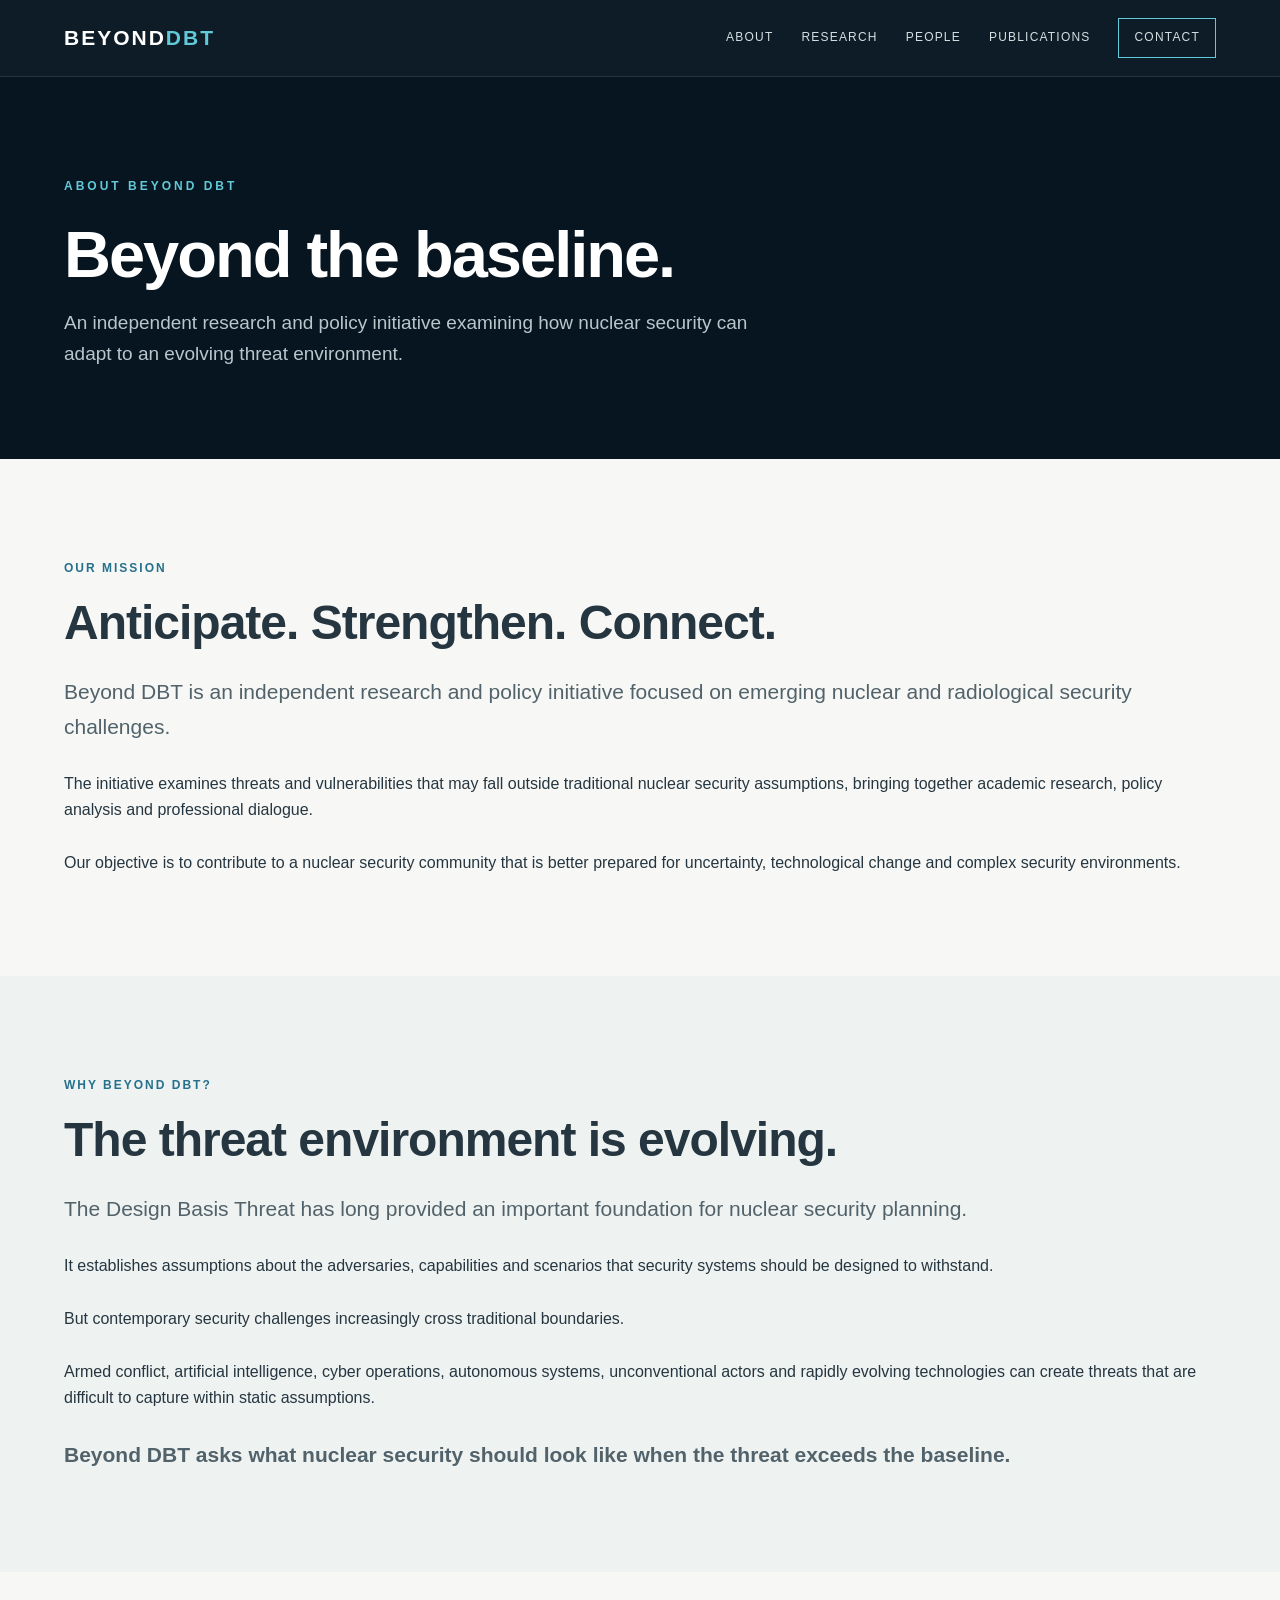
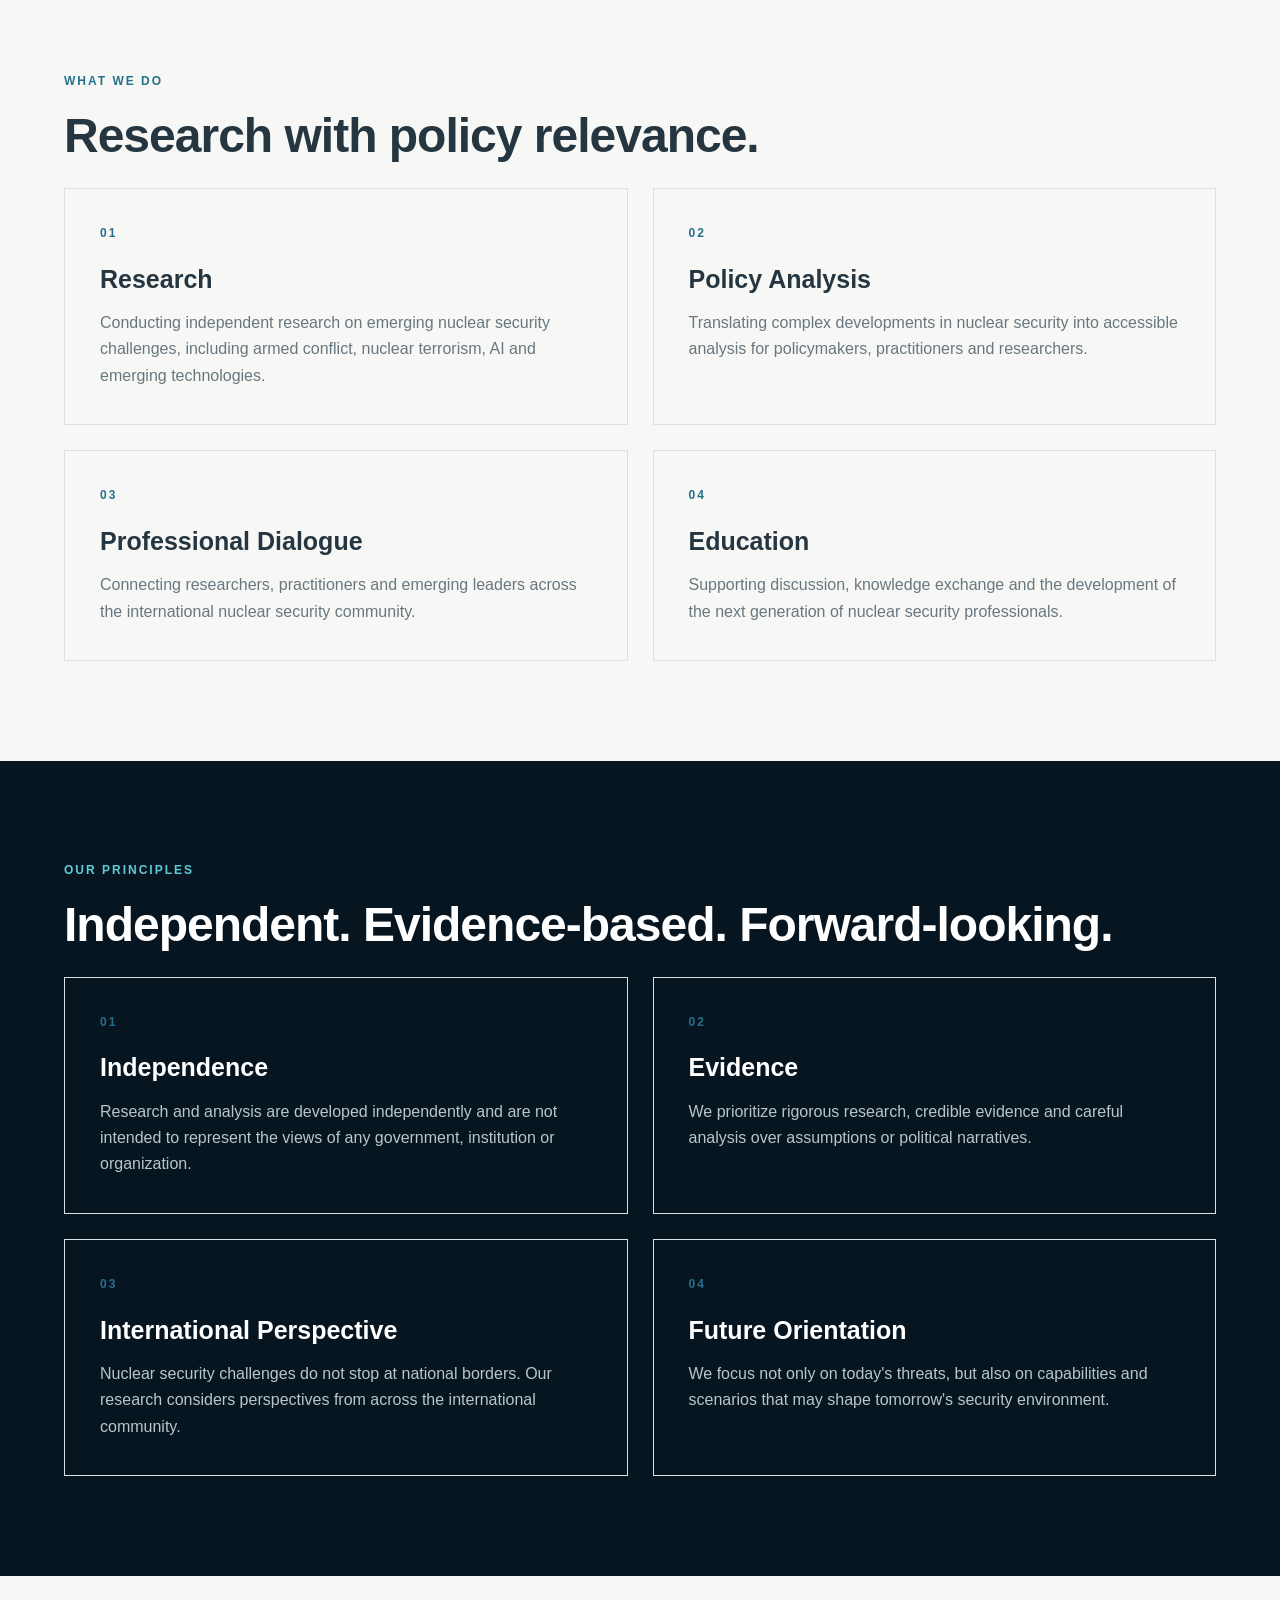
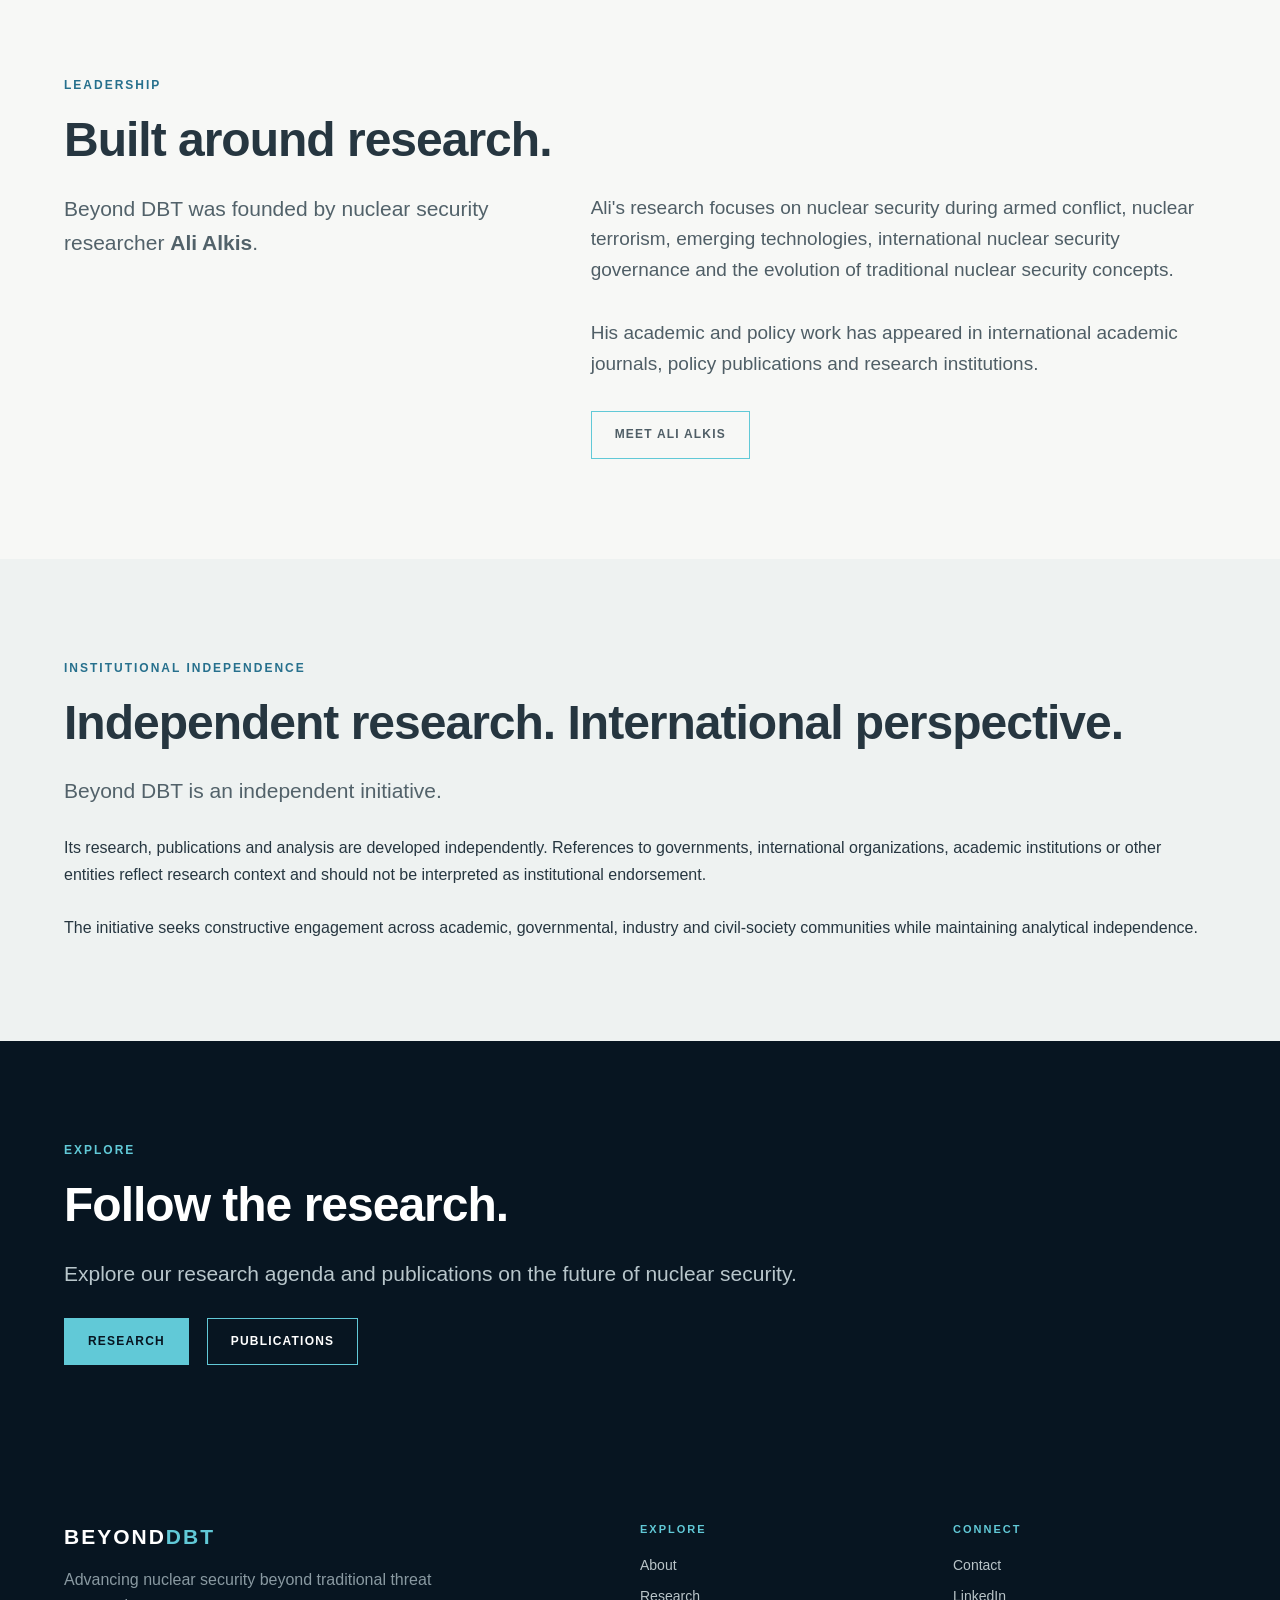
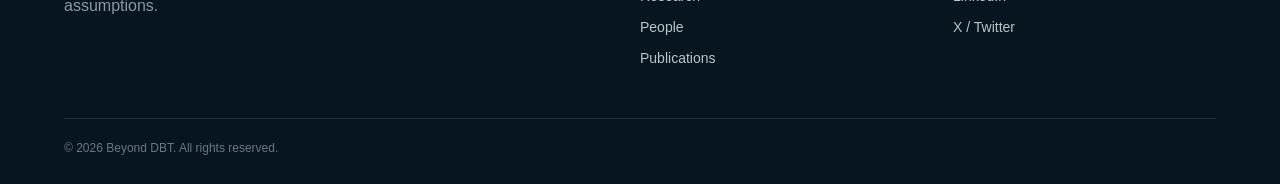
<file: about.html>
<!DOCTYPE html>
<html lang="en">

<head>

<meta charset="UTF-8">
<meta name="viewport" content="width=device-width, initial-scale=1.0">

<meta name="description" content="About Beyond DBT, an independent research and policy initiative focused on emerging nuclear security challenges.">

<title>About | Beyond DBT</title>

<link rel="stylesheet" href="style.css">

</head>

<body>


<!-- NAVIGATION -->

<header>

<div class="container nav">

<a href="index.html" class="logo">
BEYOND<span>DBT</span>
</a>

<nav>

<a href="about.html">
About
</a>

<a href="research.html">
Research
</a>

<a href="people.html">
People
</a>

<a href="publications.html">
Publications
</a>

<a href="contact.html" class="nav-contact">
Contact
</a>

</nav>

</div>

</header>



<!-- PAGE HERO -->

<section class="page-hero">

<div class="container">

<div class="kicker">
About Beyond DBT
</div>

<h1>
Beyond the baseline.
</h1>

<p>
An independent research and policy initiative examining
how nuclear security can adapt to an evolving threat
environment.
</p>

</div>

</section>



<!-- MISSION -->

<section>

<div class="container">

<div class="section-label">
Our mission
</div>

<h2>
Anticipate. Strengthen. Connect.
</h2>

<p class="lead">

Beyond DBT is an independent research and policy initiative
focused on emerging nuclear and radiological security
challenges.

</p>

<br>

<p>

The initiative examines threats and vulnerabilities that
may fall outside traditional nuclear security assumptions,
bringing together academic research, policy analysis and
professional dialogue.

</p>

<br>

<p>

Our objective is to contribute to a nuclear security
community that is better prepared for uncertainty,
technological change and complex security environments.

</p>

</div>

</section>



<!-- WHY BEYOND DBT -->

<section class="intro">

<div class="container">

<div class="section-label">
Why Beyond DBT?
</div>

<h2>
The threat environment is evolving.
</h2>

<p class="lead">

The Design Basis Threat has long provided an important
foundation for nuclear security planning.

</p>

<br>

<p>

It establishes assumptions about the adversaries,
capabilities and scenarios that security systems should
be designed to withstand.

</p>

<br>

<p>

But contemporary security challenges increasingly cross
traditional boundaries.

</p>

<br>

<p>

Armed conflict, artificial intelligence, cyber operations,
autonomous systems, unconventional actors and rapidly
evolving technologies can create threats that are difficult
to capture within static assumptions.

</p>

<br>

<p class="lead">

<strong>
Beyond DBT asks what nuclear security should look like
when the threat exceeds the baseline.
</strong>

</p>

</div>

</section>



<!-- WHAT WE DO -->

<section>

<div class="container">

<div class="section-label">
What we do
</div>

<h2>
Research with policy relevance.
</h2>


<div class="grid">


<div class="card">

<div class="card-number">
01
</div>

<h3>
Research
</h3>

<p>

Conducting independent research on emerging nuclear
security challenges, including armed conflict, nuclear
terrorism, AI and emerging technologies.

</p>

</div>



<div class="card">

<div class="card-number">
02
</div>

<h3>
Policy Analysis
</h3>

<p>

Translating complex developments in nuclear security
into accessible analysis for policymakers, practitioners
and researchers.

</p>

</div>



<div class="card">

<div class="card-number">
03
</div>

<h3>
Professional Dialogue
</h3>

<p>

Connecting researchers, practitioners and emerging leaders
across the international nuclear security community.

</p>

</div>



<div class="card">

<div class="card-number">
04
</div>

<h3>
Education</h3>

<p>

Supporting discussion, knowledge exchange and the
development of the next generation of nuclear security
professionals.

</p>

</div>


</div>

</div>

</section>



<!-- PRINCIPLES -->

<section class="dark">

<div class="container">

<div class="section-label">
Our principles
</div>

<h2>
Independent. Evidence-based. Forward-looking.
</h2>


<div class="grid">


<div class="card">

<div class="card-number">
01
</div>

<h3>
Independence
</h3>

<p>

Research and analysis are developed independently and are
not intended to represent the views of any government,
institution or organization.

</p>

</div>



<div class="card">

<div class="card-number">
02
</div>

<h3>
Evidence</h3>

<p>

We prioritize rigorous research, credible evidence and
careful analysis over assumptions or political narratives.

</p>

</div>



<div class="card">

<div class="card-number">
03
</div>

<h3>
International Perspective
</h3>

<p>

Nuclear security challenges do not stop at national
borders. Our research considers perspectives from across
the international community.

</p>

</div>



<div class="card">

<div class="card-number">
04
</div>

<h3>
Future Orientation
</h3>

<p>

We focus not only on today's threats, but also on
capabilities and scenarios that may shape tomorrow's
security environment.

</p>

</div>


</div>

</div>

</section>



<!-- FOUNDER -->

<section>

<div class="container">

<div class="section-label">
Leadership
</div>

<h2>
Built around research.
</h2>

<div class="intro-grid">

<div>

<p class="lead">

Beyond DBT was founded by nuclear security researcher
<strong>Ali Alkis</strong>.

</p>

</div>


<div class="intro-text">

<p>

Ali's research focuses on nuclear security during armed
conflict, nuclear terrorism, emerging technologies,
international nuclear security governance and the
evolution of traditional nuclear security concepts.

</p>

<br>

<p>

His academic and policy work has appeared in international
academic journals, policy publications and research
institutions.

</p>

<br>

<a
href="people.html"
class="btn"
>
Meet Ali Alkis
</a>

</div>

</div>

</div>

</section>



<!-- INDEPENDENCE -->

<section class="intro">

<div class="container">

<div class="section-label">
Institutional independence
</div>

<h2>
Independent research.
International perspective.
</h2>

<p class="lead">

Beyond DBT is an independent initiative.

</p>

<br>

<p>

Its research, publications and analysis are developed
independently. References to governments, international
organizations, academic institutions or other entities
reflect research context and should not be interpreted as
institutional endorsement.

</p>

<br>

<p>

The initiative seeks constructive engagement across
academic, governmental, industry and civil-society
communities while maintaining analytical independence.

</p>

</div>

</section>



<!-- CALL TO ACTION -->

<section class="dark">

<div class="container">

<div class="section-label">
Explore
</div>

<h2>
Follow the research.
</h2>

<p class="lead">

Explore our research agenda and publications on the future
of nuclear security.

</p>

<br>

<a
href="research.html"
class="btn btn-primary"
>
Research
</a>

&nbsp;&nbsp;

<a
href="publications.html"
class="btn"
>
Publications
</a>

</div>

</section>



<!-- FOOTER -->

<footer>

<div class="container">

<div class="footer-grid">


<div>

<div class="footer-logo">
BEYOND<span>DBT</span>
</div>

<p>

Advancing nuclear security beyond traditional
threat assumptions.

</p>

</div>



<div class="footer-column">

<h4>
Explore
</h4>

<a href="about.html">
About
</a>

<a href="research.html">
Research
</a>

<a href="people.html">
People
</a>

<a href="publications.html">
Publications
</a>

</div>



<div class="footer-column">

<h4>
Connect
</h4>

<a href="contact.html">
Contact
</a>

<a
href="https://www.linkedin.com/in/alialkis/"
target="_blank"
rel="noopener noreferrer"
>
LinkedIn
</a>

<a
href="https://x.com/AliAlkisTR"
target="_blank"
rel="noopener noreferrer"
>
X / Twitter
</a>

</div>


</div>


<div class="copyright">

© 2026 Beyond DBT. All rights reserved.

</div>

</div>

</footer>


</body>

</html>
</file>
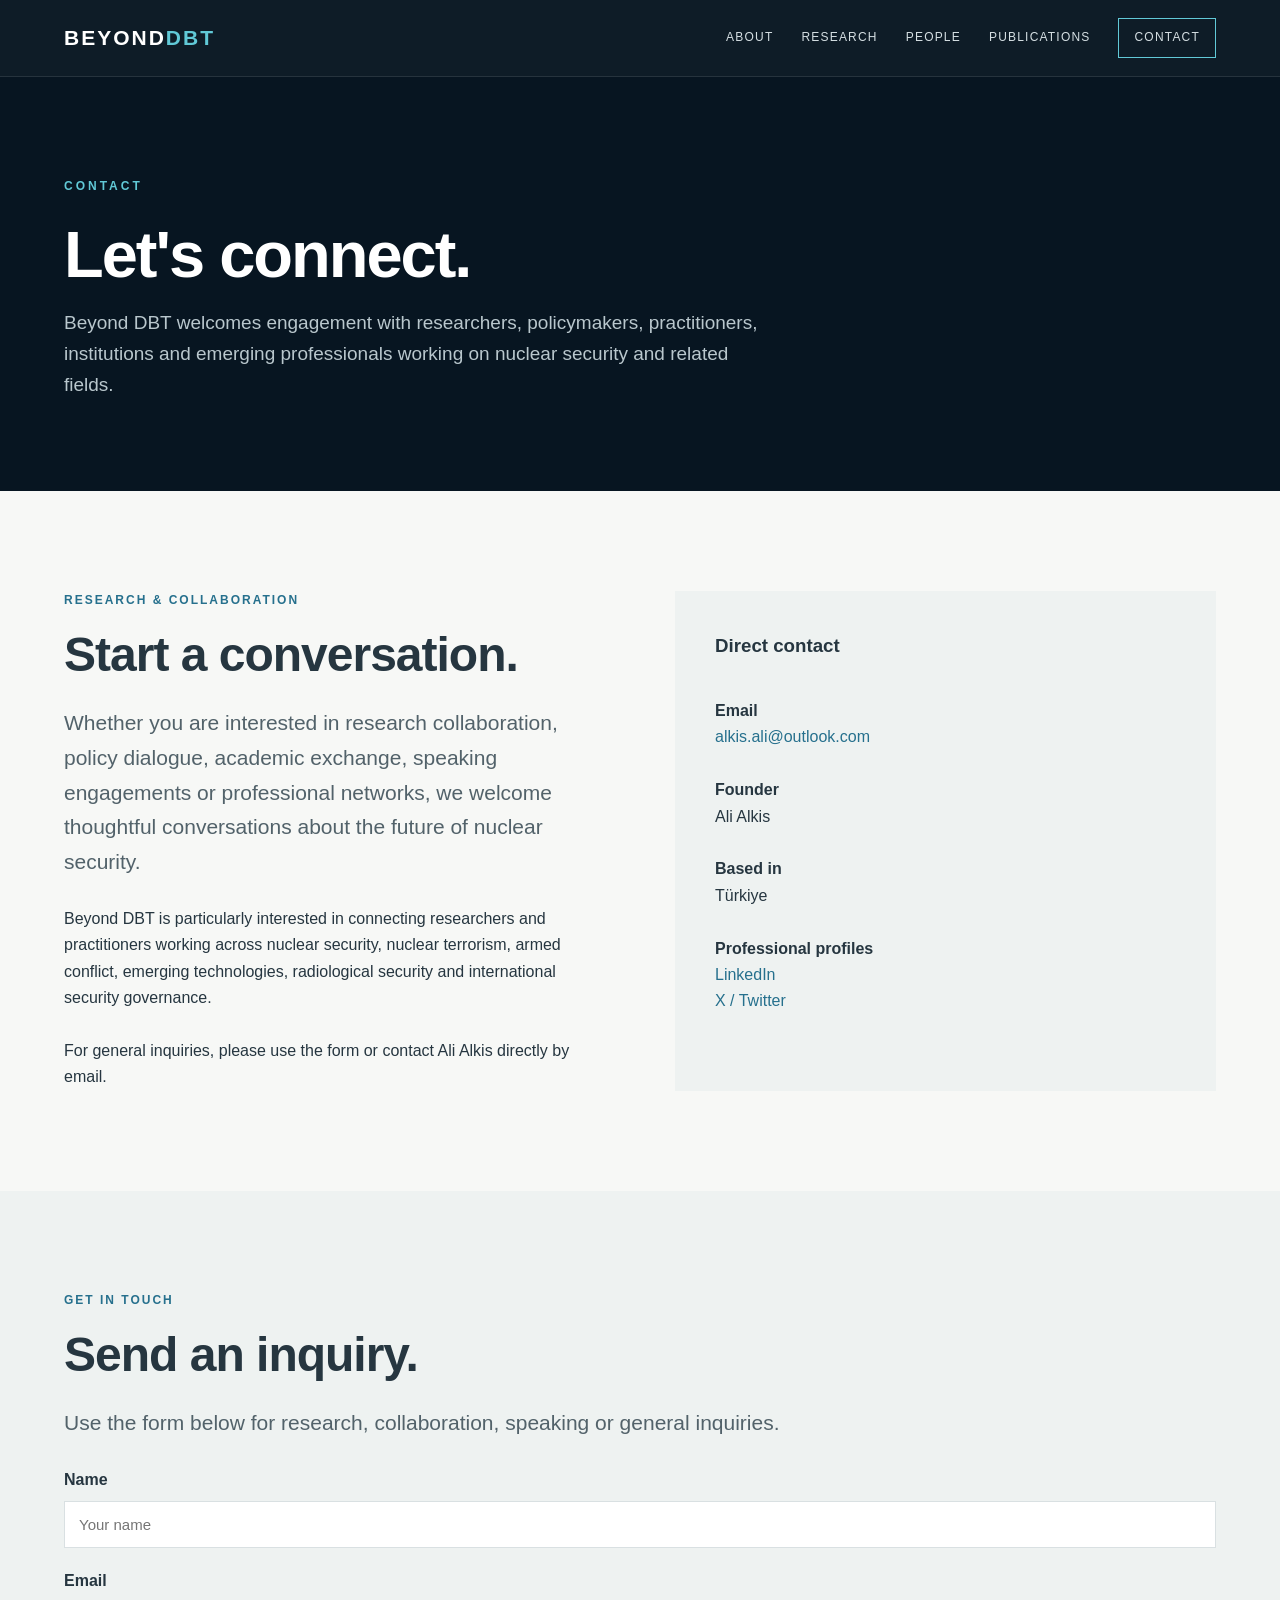
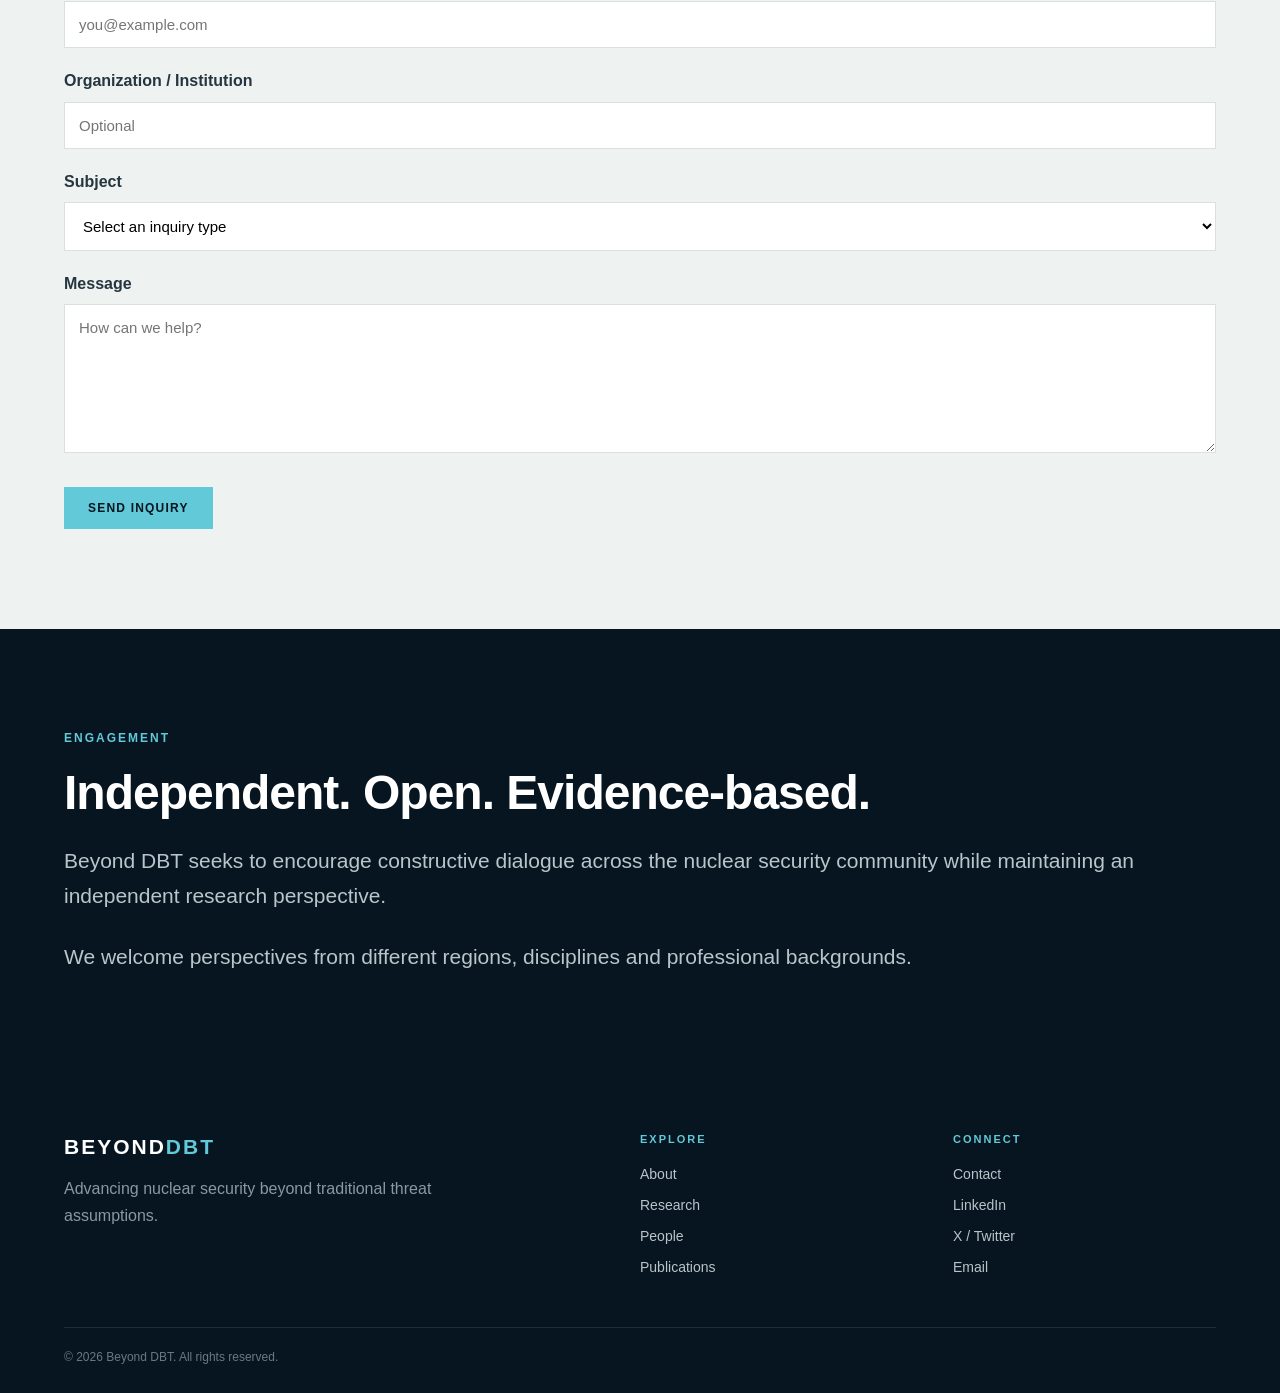
<file: contact.html>
<!DOCTYPE html>
<html lang="en">

<head>

<meta charset="UTF-8">
<meta name="viewport" content="width=device-width, initial-scale=1.0">

<title>Contact | Beyond DBT</title>

<meta
name="description"
content="Contact Beyond DBT for research collaboration, policy dialogue, speaking engagements and professional exchange on nuclear security."
>

<link rel="stylesheet" href="style.css">

</head>

<body>


<header>

<div class="container nav">

<a href="index.html" class="logo">
BEYOND<span>DBT</span>
</a>

<nav>

<a href="about.html">About</a>
<a href="research.html">Research</a>
<a href="people.html">People</a>
<a href="publications.html">Publications</a>
<a href="contact.html" class="nav-contact">Contact</a>

</nav>

</div>

</header>



<!-- PAGE HERO -->

<section class="page-hero">

<div class="container">

<div class="kicker">
Contact
</div>

<h1>
Let's connect.
</h1>

<p>
Beyond DBT welcomes engagement with researchers,
policymakers, practitioners, institutions and emerging
professionals working on nuclear security and related fields.
</p>

</div>

</section>



<!-- CONTACT INTRO -->

<section>

<div class="container contact-grid">


<div>

<div class="section-label">
Research & collaboration
</div>

<h2>
Start a conversation.
</h2>

<p class="lead">

Whether you are interested in research collaboration,
policy dialogue, academic exchange, speaking engagements
or professional networks, we welcome thoughtful
conversations about the future of nuclear security.

</p>

<br>

<p>

Beyond DBT is particularly interested in connecting
researchers and practitioners working across nuclear
security, nuclear terrorism, armed conflict, emerging
technologies, radiological security and international
security governance.

</p>

<br>

<p>

For general inquiries, please use the form or contact
Ali Alkis directly by email.

</p>

</div>



<!-- CONTACT DETAILS -->

<div class="contact-box">

<h3>
Direct contact
</h3>

<br>

<p>
<strong>Email</strong>
</p>

<p>
<a href="mailto:alkis.ali@outlook.com">
alkis.ali@outlook.com
</a>
</p>

<br>

<p>
<strong>Founder</strong>
</p>

<p>
Ali Alkis
</p>

<br>

<p>
<strong>Based in</strong>
</p>

<p>
Türkiye
</p>

<br>

<p>
<strong>Professional profiles</strong>
</p>

<p>

<a
href="https://www.linkedin.com/in/alialkis/"
target="_blank"
rel="noopener noreferrer"
>
LinkedIn
</a>

</p>

<p>

<a
href="https://x.com/AliAlkisTR"
target="_blank"
rel="noopener noreferrer"
>
X / Twitter
</a>

</p>

</div>


</div>

</section>



<!-- CONTACT FORM -->

<section class="intro">

<div class="container">


<div class="section-label">
Get in touch
</div>

<h2>
Send an inquiry.
</h2>

<p class="lead">

Use the form below for research, collaboration,
speaking or general inquiries.

</p>

<br>


<form
name="beyond-dbt-contact"
method="POST"
data-netlify="true"
data-netlify-honeypot="bot-field"
action="/contact.html"
>

<input
type="hidden"
name="form-name"
value="beyond-dbt-contact"
>


<!-- SPAM PROTECTION -->

<p
style="
position:absolute;
overflow:hidden;
clip:rect(0 0 0 0);
height:1px;
width:1px;
margin:-1px;
padding:0;
border:0;
"
>

<label>
Don't fill this out if you're human:

<input
name="bot-field"
>

</label>

</p>


<!-- NAME -->

<p style="margin-bottom:20px;">

<label for="name">
<strong>Name</strong>
</label>

<br>

<input
type="text"
id="name"
name="name"
required
placeholder="Your name"
style="
width:100%;
padding:14px;
margin-top:7px;
border:1px solid #d9e0e2;
font-family:Arial, Helvetica, sans-serif;
font-size:15px;
background:white;
"
>

</p>



<!-- EMAIL -->

<p style="margin-bottom:20px;">

<label for="email">
<strong>Email</strong>
</label>

<br>

<input
type="email"
id="email"
name="email"
required
placeholder="you@example.com"
style="
width:100%;
padding:14px;
margin-top:7px;
border:1px solid #d9e0e2;
font-family:Arial, Helvetica, sans-serif;
font-size:15px;
background:white;
"
>

</p>



<!-- ORGANIZATION -->

<p style="margin-bottom:20px;">

<label for="organization">
<strong>Organization / Institution</strong>
</label>

<br>

<input
type="text"
id="organization"
name="organization"
placeholder="Optional"
style="
width:100%;
padding:14px;
margin-top:7px;
border:1px solid #d9e0e2;
font-family:Arial, Helvetica, sans-serif;
font-size:15px;
background:white;
"
>

</p>



<!-- SUBJECT -->

<p style="margin-bottom:20px;">

<label for="subject">
<strong>Subject</strong>
</label>

<br>

<select
id="subject"
name="subject"
required
style="
width:100%;
padding:14px;
margin-top:7px;
border:1px solid #d9e0e2;
font-family:Arial, Helvetica, sans-serif;
font-size:15px;
background:white;
"
>

<option value="">
Select an inquiry type
</option>

<option value="Research collaboration">
Research collaboration
</option>

<option value="Policy dialogue">
Policy dialogue
</option>

<option value="Speaking invitation">
Speaking invitation
</option>

<option value="Academic exchange">
Academic exchange
</option>

<option value="Partnership">
Partnership
</option>

<option value="General inquiry">
General inquiry
</option>

</select>

</p>



<!-- MESSAGE -->

<p style="margin-bottom:25px;">

<label for="message">
<strong>Message</strong>
</label>

<br>

<textarea
id="message"
name="message"
required
rows="7"
placeholder="How can we help?"
style="
width:100%;
padding:14px;
margin-top:7px;
border:1px solid #d9e0e2;
font-family:Arial, Helvetica, sans-serif;
font-size:15px;
background:white;
resize:vertical;
"
></textarea>

</p>



<!-- SUBMIT -->

<button
type="submit"
class="btn btn-primary"
style="
cursor:pointer;
"
>

Send inquiry

</button>


</form>


</div>

</section>



<!-- INDEPENDENCE -->

<section class="dark">

<div class="container">

<div class="section-label">
Engagement
</div>

<h2>
Independent. Open. Evidence-based.
</h2>

<p class="lead">

Beyond DBT seeks to encourage constructive dialogue across
the nuclear security community while maintaining an
independent research perspective.

</p>

<br>

<p class="lead">

We welcome perspectives from different regions,
disciplines and professional backgrounds.

</p>

</div>

</section>



<!-- FOOTER -->

<footer>

<div class="container">

<div class="footer-grid">


<div>

<div class="footer-logo">
BEYOND<span>DBT</span>
</div>

<p>
Advancing nuclear security beyond traditional
threat assumptions.
</p>

</div>



<div class="footer-column">

<h4>
Explore
</h4>

<a href="about.html">
About
</a>

<a href="research.html">
Research
</a>

<a href="people.html">
People
</a>

<a href="publications.html">
Publications
</a>

</div>



<div class="footer-column">

<h4>
Connect
</h4>

<a href="contact.html">
Contact
</a>

<a
href="https://www.linkedin.com/in/alialkis/"
target="_blank"
rel="noopener noreferrer"
>
LinkedIn
</a>

<a
href="https://x.com/AliAlkisTR"
target="_blank"
rel="noopener noreferrer"
>
X / Twitter
</a>

<a href="mailto:alkis.ali@outlook.com">
Email
</a>

</div>


</div>


<div class="copyright">

© 2026 Beyond DBT. All rights reserved.

</div>


</div>

</footer>


</body>
</html>
</file>
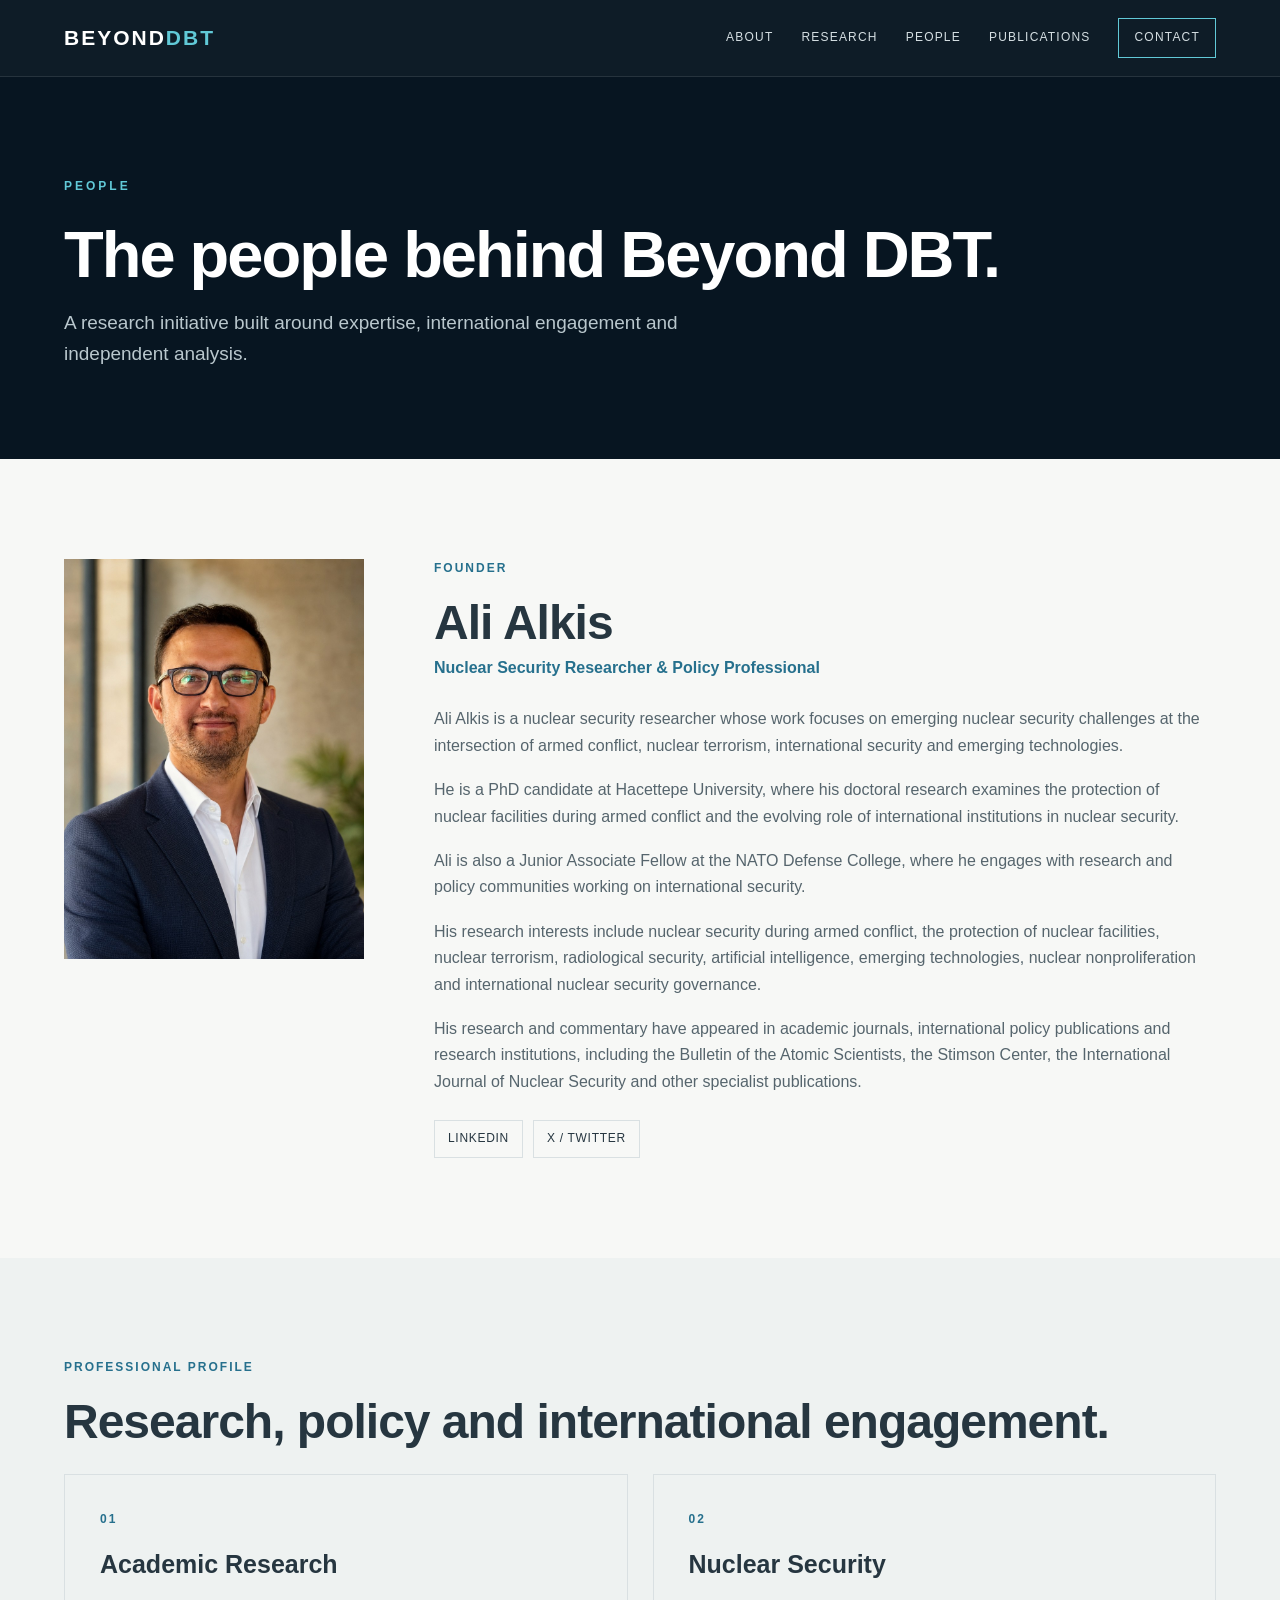
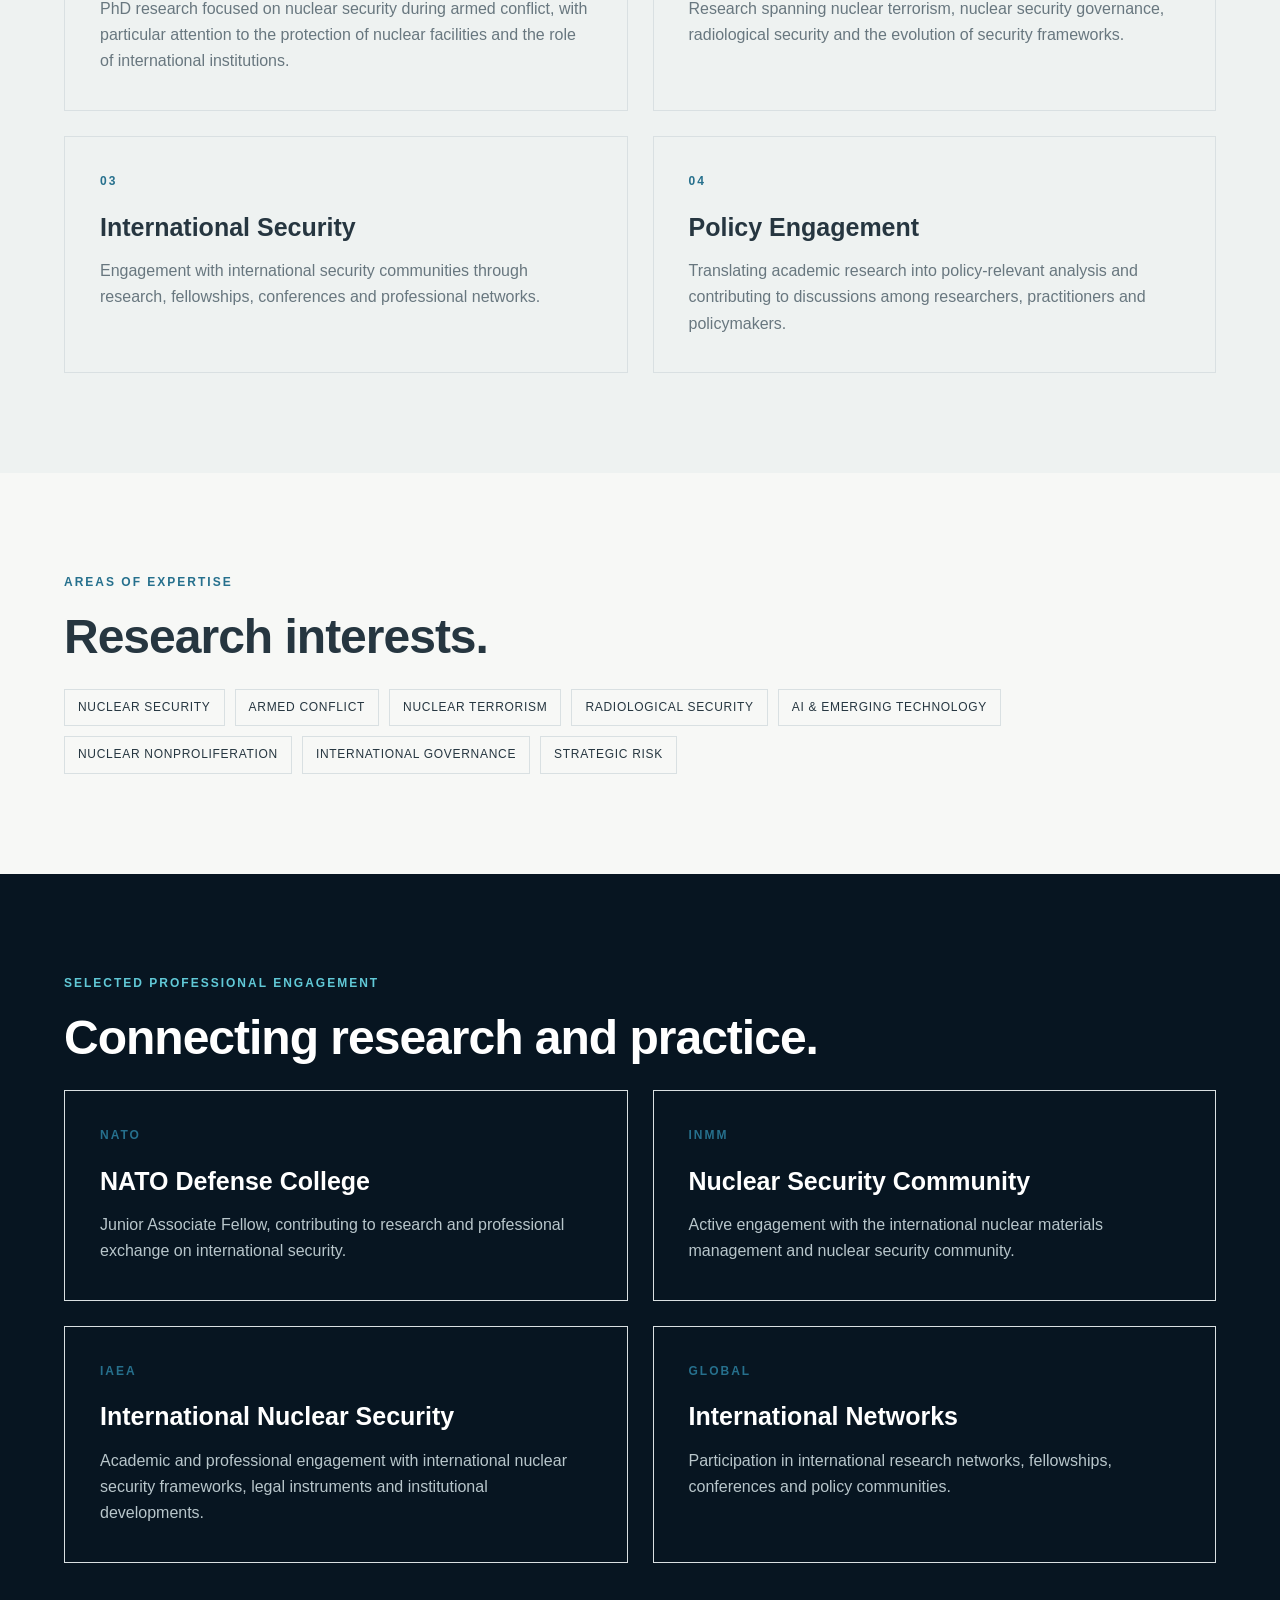
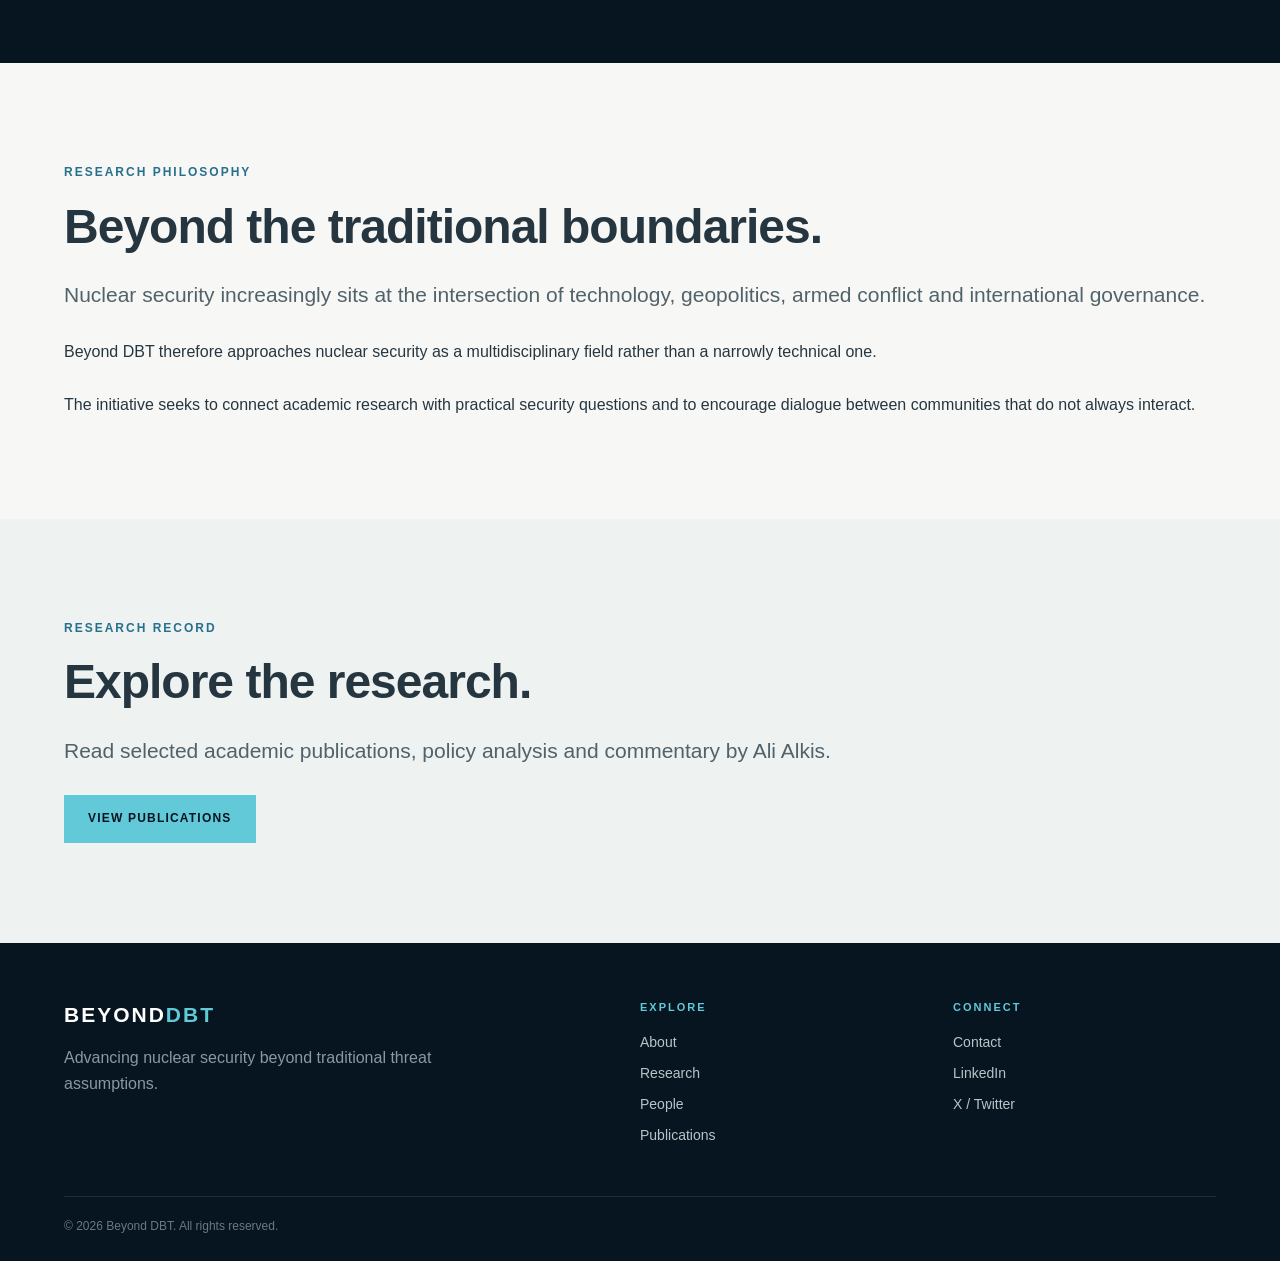
<file: people.html>
<!DOCTYPE html>
<html lang="en">

<head>

<meta charset="UTF-8">
<meta name="viewport" content="width=device-width, initial-scale=1.0">

<meta name="description" content="People behind Beyond DBT, an independent nuclear security research and policy initiative.">

<title>People | Beyond DBT</title>

<link rel="stylesheet" href="style.css">

</head>

<body>


<!-- NAVIGATION -->

<header>

<div class="container nav">

<a href="index.html" class="logo">
BEYOND<span>DBT</span>
</a>

<nav>

<a href="about.html">
About
</a>

<a href="research.html">
Research
</a>

<a href="people.html">
People
</a>

<a href="publications.html">
Publications
</a>

<a href="contact.html" class="nav-contact">
Contact
</a>

</nav>

</div>

</header>



<!-- PAGE HERO -->

<section class="page-hero">

<div class="container">

<div class="kicker">
People
</div>

<h1>
The people behind Beyond DBT.
</h1>

<p>
A research initiative built around expertise, international
engagement and independent analysis.
</p>

</div>

</section>



<!-- FOUNDER -->

<section>

<div class="container bio-grid">


<div>

<img
src="ali-alkis.jpg"
alt="Ali Alkis"
class="profile-photo"
>

</div>



<div class="bio">

<div class="section-label">
Founder
</div>

<h2>
Ali Alkis
</h2>

<div class="role">
Nuclear Security Researcher & Policy Professional
</div>


<p>

Ali Alkis is a nuclear security researcher whose work
focuses on emerging nuclear security challenges at the
intersection of armed conflict, nuclear terrorism,
international security and emerging technologies.

</p>


<p>

He is a PhD candidate at Hacettepe University, where his
doctoral research examines the protection of nuclear
facilities during armed conflict and the evolving role of
international institutions in nuclear security.

</p>


<p>

Ali is also a Junior Associate Fellow at the NATO Defense
College, where he engages with research and policy
communities working on international security.

</p>


<p>

His research interests include nuclear security during
armed conflict, the protection of nuclear facilities,
nuclear terrorism, radiological security, artificial
intelligence, emerging technologies, nuclear
nonproliferation and international nuclear security
governance.

</p>


<p>

His research and commentary have appeared in academic
journals, international policy publications and research
institutions, including the Bulletin of the Atomic
Scientists, the Stimson Center, the International Journal
of Nuclear Security and other specialist publications.

</p>



<!-- SOCIAL LINKS -->

<div class="expertise">

<a
class="tag"
href="https://www.linkedin.com/in/alialkis/"
target="_blank"
rel="noopener noreferrer"
>
LinkedIn
</a>

<a
class="tag"
href="https://x.com/AliAlkisTR"
target="_blank"
rel="noopener noreferrer"
>
X / Twitter
</a>

</div>


</div>

</div>

</section>



<!-- PROFESSIONAL PROFILE -->

<section class="intro">

<div class="container">

<div class="section-label">
Professional profile
</div>

<h2>
Research, policy and international engagement.
</h2>


<div class="grid">


<div class="card">

<div class="card-number">
01
</div>

<h3>
Academic Research
</h3>

<p>

PhD research focused on nuclear security during armed
conflict, with particular attention to the protection of
nuclear facilities and the role of international
institutions.

</p>

</div>



<div class="card">

<div class="card-number">
02
</div>

<h3>
Nuclear Security</h3>

<p>

Research spanning nuclear terrorism, nuclear security
governance, radiological security and the evolution of
security frameworks.

</p>

</div>



<div class="card">

<div class="card-number">
03
</div>

<h3>
International Security
</h3>

<p>

Engagement with international security communities
through research, fellowships, conferences and
professional networks.

</p>

</div>



<div class="card">

<div class="card-number">
04
</div>

<h3>
Policy Engagement
</h3>

<p>

Translating academic research into policy-relevant
analysis and contributing to discussions among
researchers, practitioners and policymakers.

</p>

</div>


</div>

</div>

</section>



<!-- AREAS OF EXPERTISE -->

<section>

<div class="container">

<div class="section-label">
Areas of expertise
</div>

<h2>
Research interests.
</h2>


<div class="expertise">


<span class="tag">
Nuclear Security
</span>

<span class="tag">
Armed Conflict
</span>

<span class="tag">
Nuclear Terrorism
</span>

<span class="tag">
Radiological Security
</span>

<span class="tag">
AI & Emerging Technology
</span>

<span class="tag">
Nuclear Nonproliferation
</span>

<span class="tag">
International Governance
</span>

<span class="tag">
Strategic Risk
</span>

</div>

</div>

</section>



<!-- SELECTED ENGAGEMENT -->

<section class="dark">

<div class="container">

<div class="section-label">
Selected professional engagement
</div>

<h2>
Connecting research and practice.
</h2>


<div class="grid">


<div class="card">

<div class="card-number">
NATO
</div>

<h3>
NATO Defense College
</h3>

<p>

Junior Associate Fellow, contributing to research and
professional exchange on international security.

</p>

</div>



<div class="card">

<div class="card-number">
INMM
</div>

<h3>
Nuclear Security Community
</h3>

<p>

Active engagement with the international nuclear
materials management and nuclear security community.

</p>

</div>



<div class="card">

<div class="card-number">
IAEA
</div>

<h3>
International Nuclear Security
</h3>

<p>

Academic and professional engagement with international
nuclear security frameworks, legal instruments and
institutional developments.

</p>

</div>



<div class="card">

<div class="card-number">
GLOBAL
</div>

<h3>
International Networks
</h3>

<p>

Participation in international research networks,
fellowships, conferences and policy communities.

</p>

</div>


</div>

</div>

</section>



<!-- RESEARCH PHILOSOPHY -->

<section>

<div class="container">

<div class="section-label">
Research philosophy
</div>

<h2>
Beyond the traditional boundaries.
</h2>

<p class="lead">

Nuclear security increasingly sits at the intersection
of technology, geopolitics, armed conflict and
international governance.

</p>

<br>

<p>

Beyond DBT therefore approaches nuclear security as a
multidisciplinary field rather than a narrowly technical
one.

</p>

<br>

<p>

The initiative seeks to connect academic research with
practical security questions and to encourage dialogue
between communities that do not always interact.

</p>

</div>

</section>



<!-- PUBLICATIONS CTA -->

<section class="intro">

<div class="container">

<div class="section-label">
Research record
</div>

<h2>
Explore the research.
</h2>

<p class="lead">

Read selected academic publications, policy analysis
and commentary by Ali Alkis.

</p>

<br>

<a
href="publications.html"
class="btn btn-primary"
>
View publications
</a>

</div>

</section>



<!-- FOOTER -->

<footer>

<div class="container">

<div class="footer-grid">


<div>

<div class="footer-logo">
BEYOND<span>DBT</span>
</div>

<p>

Advancing nuclear security beyond traditional
threat assumptions.

</p>

</div>



<div class="footer-column">

<h4>
Explore
</h4>

<a href="about.html">
About
</a>

<a href="research.html">
Research
</a>

<a href="people.html">
People
</a>

<a href="publications.html">
Publications
</a>

</div>



<div class="footer-column">

<h4>
Connect
</h4>

<a href="contact.html">
Contact
</a>

<a
href="https://www.linkedin.com/in/alialkis/"
target="_blank"
rel="noopener noreferrer"
>
LinkedIn
</a>

<a
href="https://x.com/AliAlkisTR"
target="_blank"
rel="noopener noreferrer"
>
X / Twitter
</a>

</div>


</div>


<div class="copyright">

© 2026 Beyond DBT. All rights reserved.

</div>

</div>

</footer>


</body>

</html>
</file>
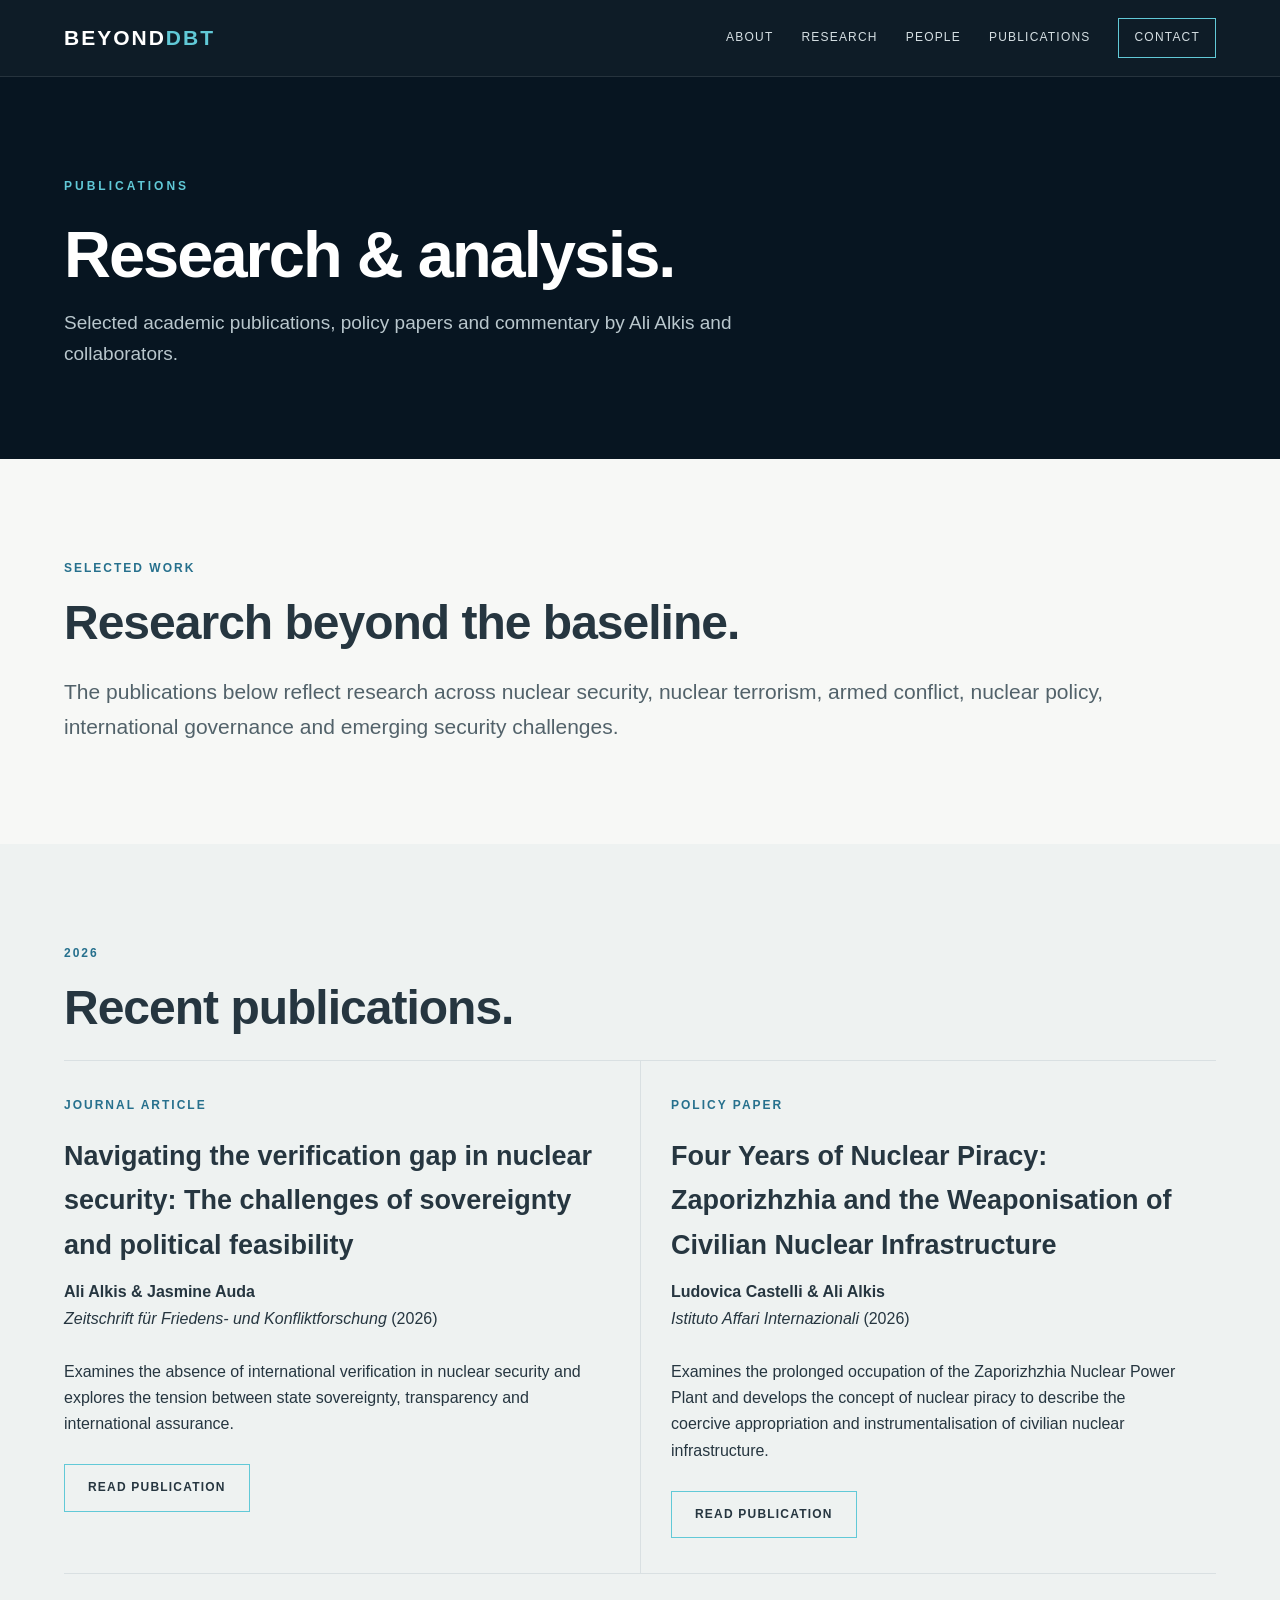
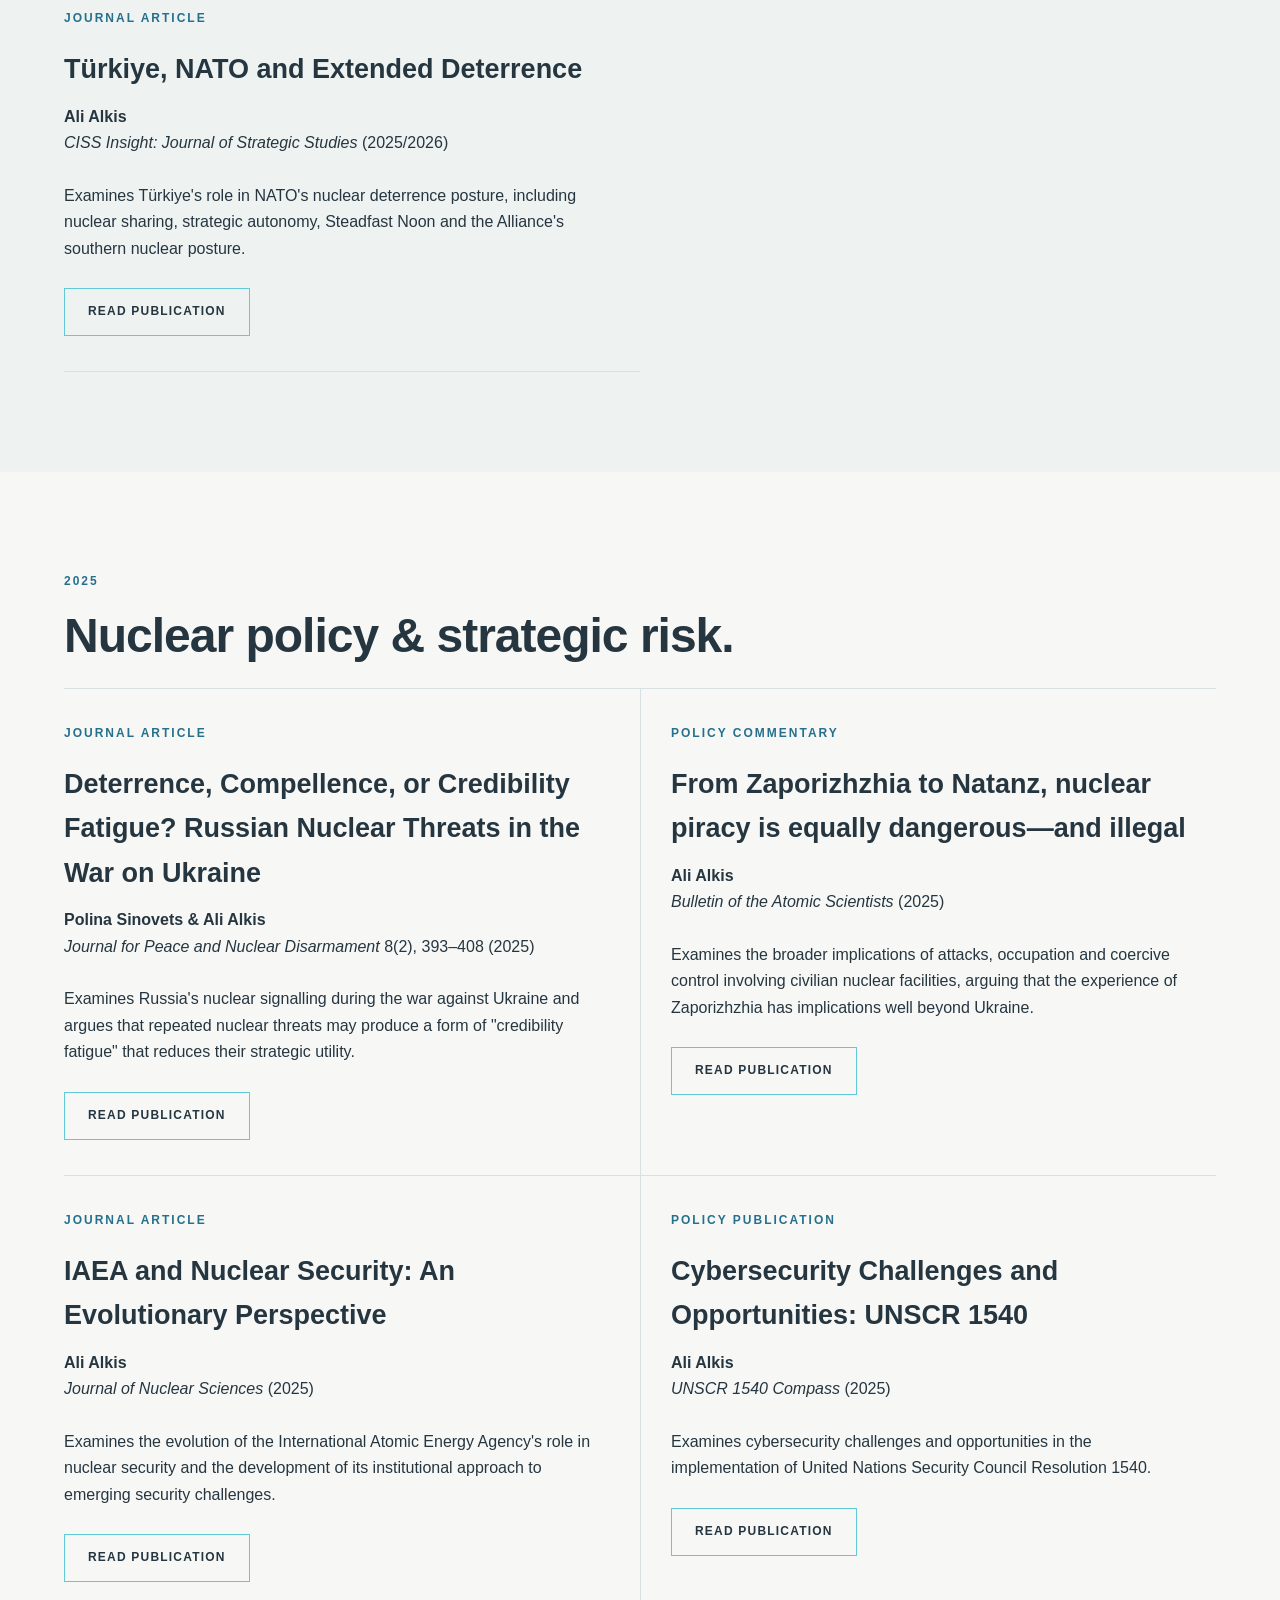
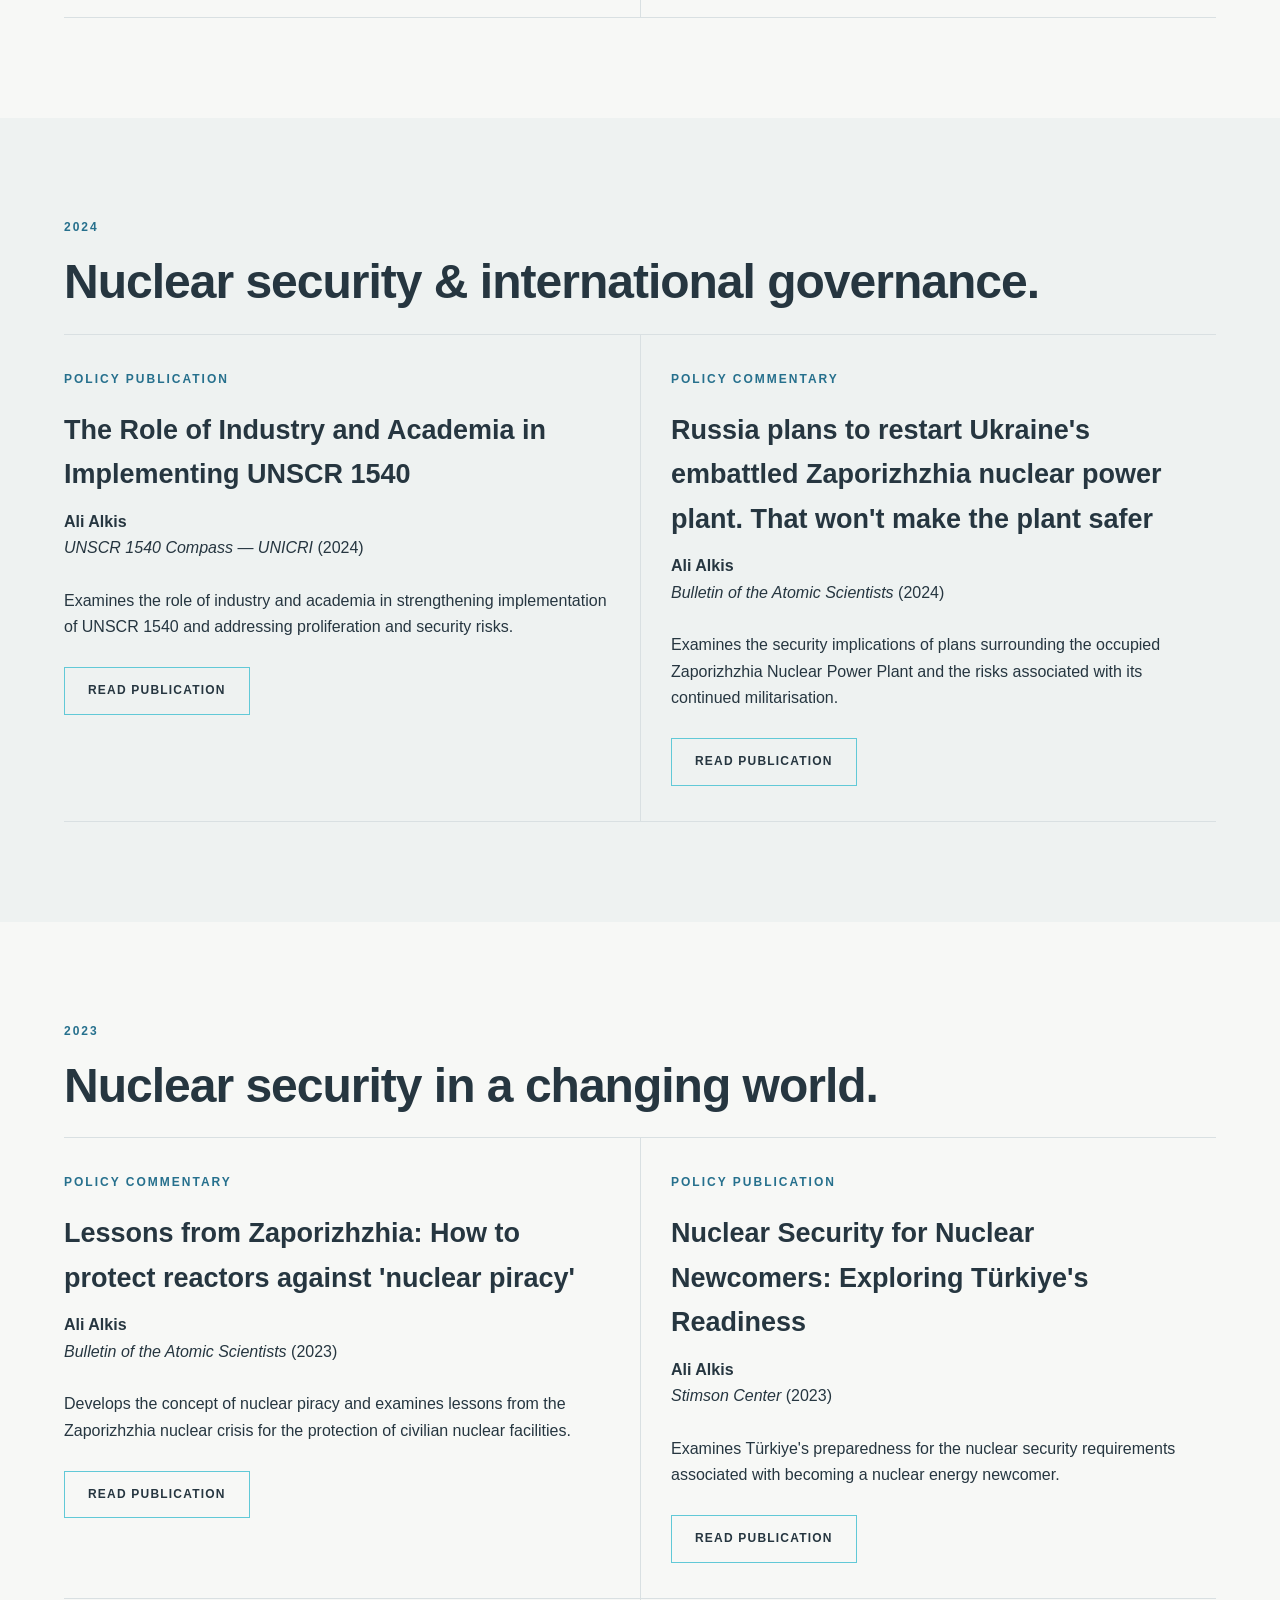
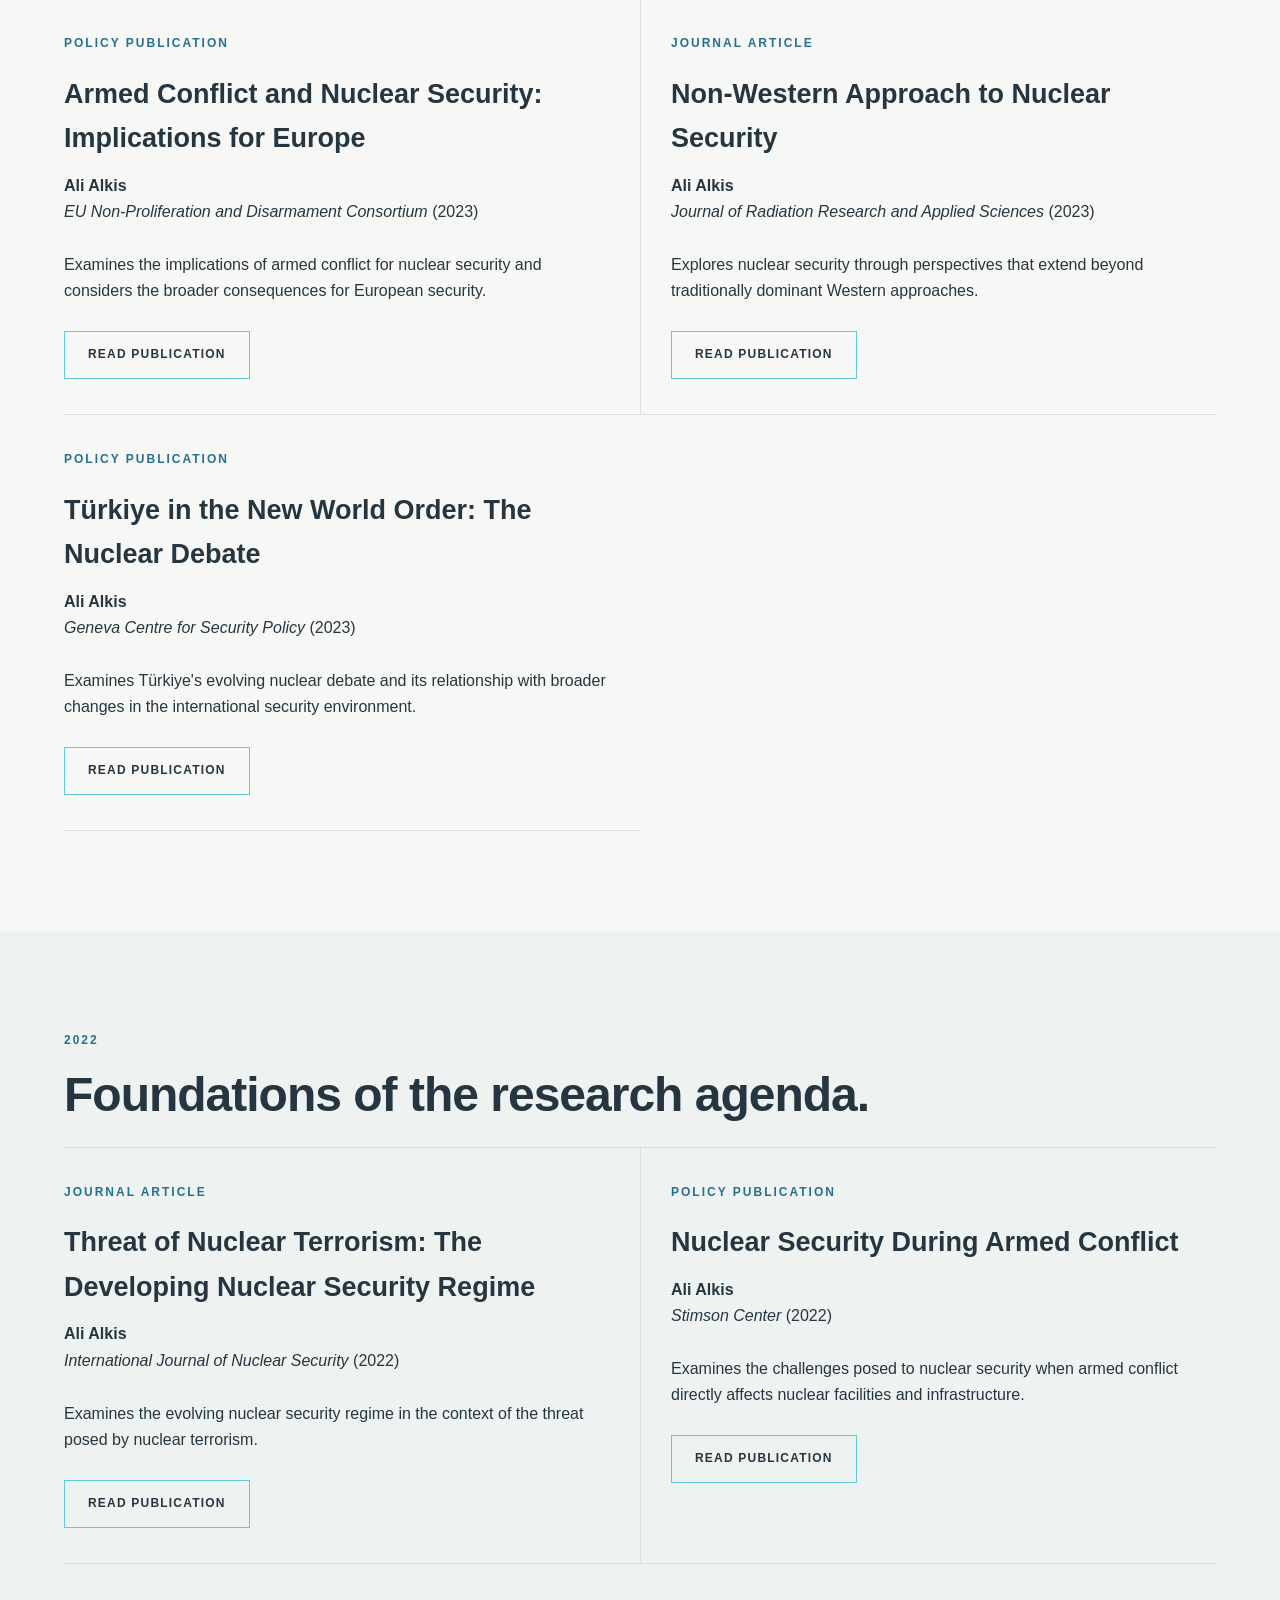
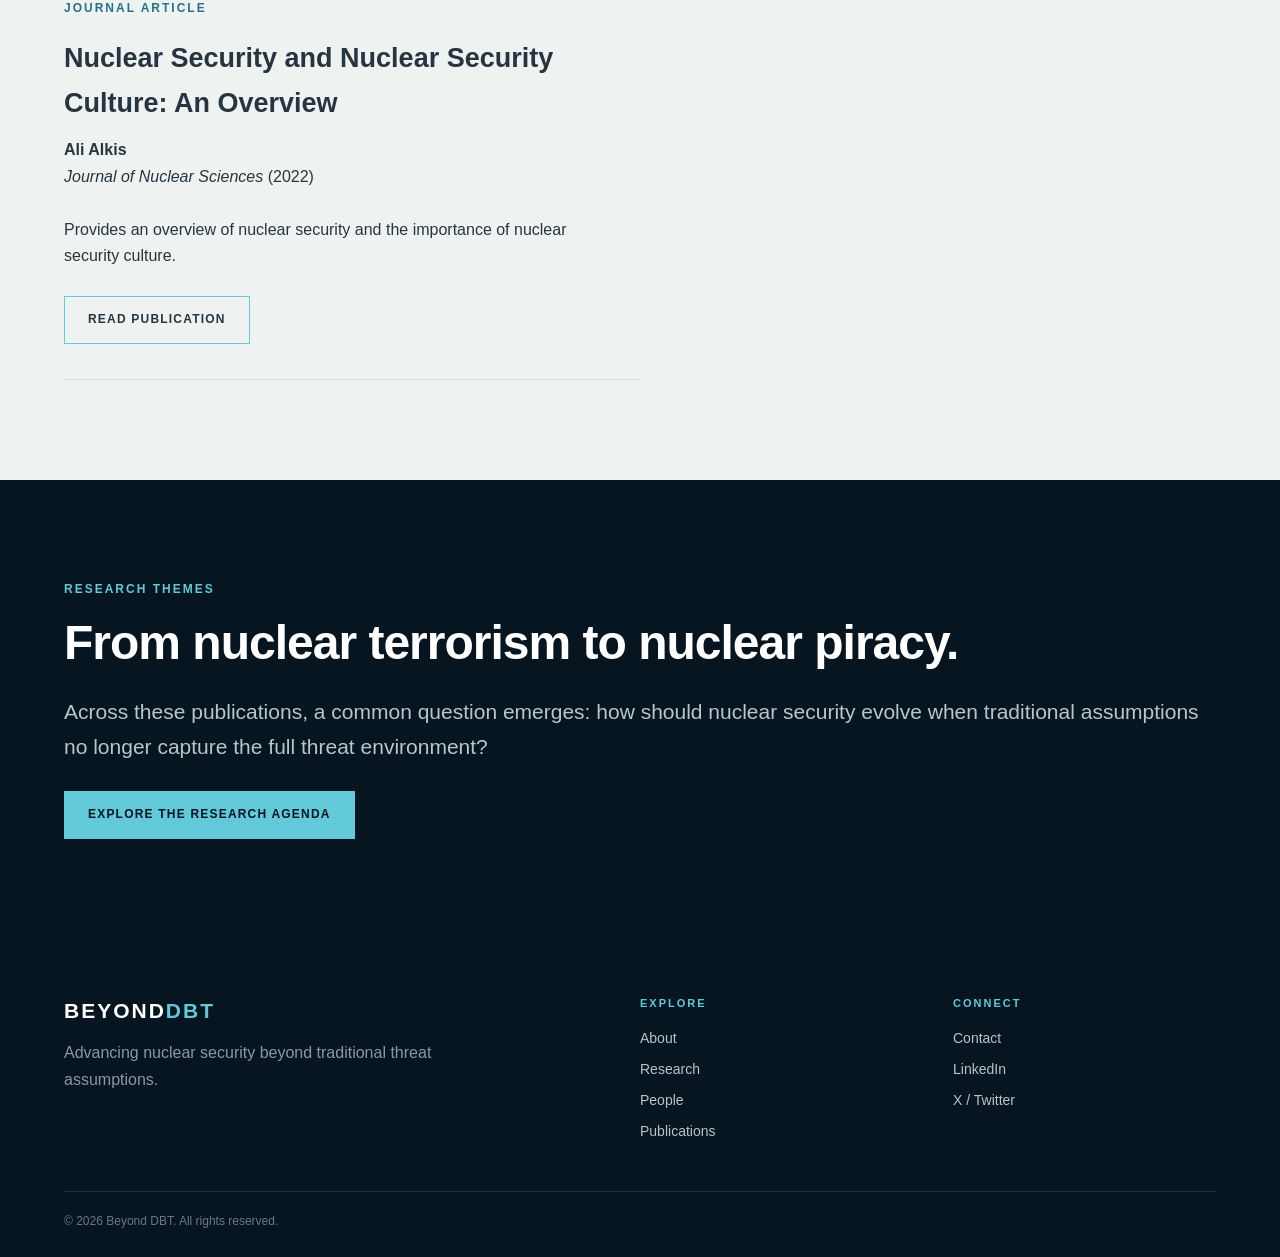
<file: publications.html>
<!DOCTYPE html>
<html lang="en">

<head>

<meta charset="UTF-8">
<meta name="viewport" content="width=device-width, initial-scale=1.0">

<meta name="description" content="Selected publications and policy analysis by Ali Alkis on nuclear security, nuclear terrorism, armed conflict, nuclear policy and international security.">

<title>Publications | Beyond DBT</title>

<link rel="stylesheet" href="style.css">

</head>

<body>


<!-- NAVIGATION -->

<header>

<div class="container nav">

<a href="index.html" class="logo">
BEYOND<span>DBT</span>
</a>

<nav>

<a href="about.html">
About
</a>

<a href="research.html">
Research
</a>

<a href="people.html">
People
</a>

<a href="publications.html">
Publications
</a>

<a href="contact.html" class="nav-contact">
Contact
</a>

</nav>

</div>

</header>



<!-- PAGE HERO -->

<section class="page-hero">

<div class="container">

<div class="kicker">
Publications
</div>

<h1>
Research & analysis.
</h1>

<p>
Selected academic publications, policy papers and commentary
by Ali Alkis and collaborators.
</p>

</div>

</section>



<!-- INTRO -->

<section>

<div class="container">

<div class="section-label">
Selected work
</div>

<h2>
Research beyond the baseline.
</h2>

<p class="lead">

The publications below reflect research across nuclear
security, nuclear terrorism, armed conflict, nuclear policy,
international governance and emerging security challenges.

</p>

</div>

</section>



<!-- 2026 -->

<section class="intro">

<div class="container">

<div class="section-label">
2026
</div>

<h2>
Recent publications.
</h2>


<div class="research-list">


<!-- 2026 / 01 -->

<div class="research-item">

<div class="section-label">
Journal Article
</div>

<h3>
Navigating the verification gap in nuclear security:
The challenges of sovereignty and political feasibility
</h3>

<p>

<strong>Ali Alkis & Jasmine Auda</strong>

</p>

<p>

<em>
Zeitschrift für Friedens- und Konfliktforschung
</em>
(2026)

</p>

<br>

<p>

Examines the absence of international verification in
nuclear security and explores the tension between state
sovereignty, transparency and international assurance.

</p>

<br>

<a
href="https://link.springer.com/article/10.1007/s42597-026-00176-7"
class="btn"
target="_blank"
rel="noopener noreferrer"
>
Read publication
</a>

</div>



<!-- 2026 / 02 -->

<div class="research-item">

<div class="section-label">
Policy Paper
</div>

<h3>
Four Years of Nuclear Piracy: Zaporizhzhia and the
Weaponisation of Civilian Nuclear Infrastructure
</h3>

<p>

<strong>Ludovica Castelli & Ali Alkis</strong>

</p>

<p>

<em>
Istituto Affari Internazionali
</em>
(2026)

</p>

<br>

<p>

Examines the prolonged occupation of the Zaporizhzhia
Nuclear Power Plant and develops the concept of nuclear
piracy to describe the coercive appropriation and
instrumentalisation of civilian nuclear infrastructure.

</p>

<br>

<a
href="https://www.iai.it/en/publications/c03/four-years-nuclear-piracy"
class="btn"
target="_blank"
rel="noopener noreferrer"
>
Read publication
</a>

</div>



<!-- 2026 / 03 -->

<div class="research-item">

<div class="section-label">
Journal Article
</div>

<h3>
Türkiye, NATO and Extended Deterrence
</h3>

<p>

<strong>Ali Alkis</strong>

</p>

<p>

<em>
CISS Insight: Journal of Strategic Studies
</em>
(2025/2026)

</p>

<br>

<p>

Examines Türkiye's role in NATO's nuclear deterrence
posture, including nuclear sharing, strategic autonomy,
Steadfast Noon and the Alliance's southern nuclear posture.

</p>

<br>

<a
href="https://journal.ciss.org.pk/index.php/ciss-insight/article/view/428"
class="btn"
target="_blank"
rel="noopener noreferrer"
>
Read publication
</a>

</div>


</div>

</div>

</section>



<!-- 2025 -->

<section>

<div class="container">

<div class="section-label">
2025
</div>

<h2>
Nuclear policy & strategic risk.
</h2>


<div class="research-list">


<!-- 2025 / 01 -->

<div class="research-item">

<div class="section-label">
Journal Article
</div>

<h3>
Deterrence, Compellence, or Credibility Fatigue?
Russian Nuclear Threats in the War on Ukraine
</h3>

<p>

<strong>
Polina Sinovets & Ali Alkis
</strong>

</p>

<p>

<em>
Journal for Peace and Nuclear Disarmament
</em>
8(2), 393–408 (2025)

</p>

<br>

<p>

Examines Russia's nuclear signalling during the war
against Ukraine and argues that repeated nuclear threats
may produce a form of "credibility fatigue" that reduces
their strategic utility.

</p>

<br>

<a
href="https://www.tandfonline.com/doi/full/10.1080/25751654.2025.2586386"
class="btn"
target="_blank"
rel="noopener noreferrer"
>
Read publication
</a>

</div>



<!-- 2025 / 02 -->

<div class="research-item">

<div class="section-label">
Policy Commentary
</div>

<h3>
From Zaporizhzhia to Natanz, nuclear piracy is equally
dangerous—and illegal
</h3>

<p>

<strong>
Ali Alkis
</strong>

</p>

<p>

<em>
Bulletin of the Atomic Scientists
</em>
(2025)

</p>

<br>

<p>

Examines the broader implications of attacks, occupation
and coercive control involving civilian nuclear facilities,
arguing that the experience of Zaporizhzhia has implications
well beyond Ukraine.

</p>

<br>

<a
href="https://thebulletin.org/2025/10/from-zaporizhzhia-to-natanz-nuclear-piracy-is-equally-dangerous-and-illegal/"
class="btn"
target="_blank"
rel="noopener noreferrer"
>
Read publication
</a>

</div>



<!-- 2025 / 03 -->

<div class="research-item">

<div class="section-label">
Journal Article
</div>

<h3>
IAEA and Nuclear Security: An Evolutionary Perspective
</h3>

<p>

<strong>
Ali Alkis
</strong>

</p>

<p>

<em>
Journal of Nuclear Sciences
</em>
(2025)

</p>

<br>

<p>

Examines the evolution of the International Atomic Energy
Agency's role in nuclear security and the development of
its institutional approach to emerging security challenges.

</p>

<br>

<a
href="http://jns.ankara.edu.tr/tr/download/article-file/4540071"
class="btn"
target="_blank"
rel="noopener noreferrer"
>
Read publication
</a>

</div>



<!-- 2025 / 04 -->

<div class="research-item">

<div class="section-label">
Policy Publication
</div>

<h3>
Cybersecurity Challenges and Opportunities:
UNSCR 1540
</h3>

<p>

<strong>
Ali Alkis
</strong>

</p>

<p>

<em>
UNSCR 1540 Compass
</em>
(2025)

</p>

<br>

<p>

Examines cybersecurity challenges and opportunities in
the implementation of United Nations Security Council
Resolution 1540.

</p>

<br>

<a
href="https://unicri.org/Publications-Magazine-1540%20Compass-4"
class="btn"
target="_blank"
rel="noopener noreferrer"
>
Read publication
</a>

</div>


</div>

</div>

</section>



<!-- 2024 -->

<section class="intro">

<div class="container">

<div class="section-label">
2024
</div>

<h2>
Nuclear security & international governance.
</h2>


<div class="research-list">


<div class="research-item">

<div class="section-label">
Policy Publication
</div>

<h3>
The Role of Industry and Academia in Implementing
UNSCR 1540
</h3>

<p>

<strong>
Ali Alkis
</strong>

</p>

<p>

<em>
UNSCR 1540 Compass — UNICRI
</em>
(2024)

</p>

<br>

<p>

Examines the role of industry and academia in strengthening
implementation of UNSCR 1540 and addressing proliferation
and security risks.

</p>

<br>

<a
href="https://unicri.it/sites/default/files/2024-09/UNSCR1540-Alkis-Industry-Academia.pdf"
class="btn"
target="_blank"
rel="noopener noreferrer"
>
Read publication
</a>

</div>



<div class="research-item">

<div class="section-label">
Policy Commentary
</div>

<h3>
Russia plans to restart Ukraine's embattled Zaporizhzhia
nuclear power plant. That won't make the plant safer
</h3>

<p>

<strong>
Ali Alkis
</strong>

</p>

<p>

<em>
Bulletin of the Atomic Scientists
</em>
(2024)

</p>

<br>

<p>

Examines the security implications of plans surrounding
the occupied Zaporizhzhia Nuclear Power Plant and the
risks associated with its continued militarisation.

</p>

<br>

<a
href="https://thebulletin.org/2024/04/russia-plans-to-restart-ukraines-zaporizhzhia-embattled-nuclear-power-plant-that-wont-make-the-plant-safer/"
class="btn"
target="_blank"
rel="noopener noreferrer"
>
Read publication
</a>

</div>


</div>

</div>

</section>



<!-- 2023 -->

<section>

<div class="container">

<div class="section-label">
2023
</div>

<h2>
Nuclear security in a changing world.
</h2>


<div class="research-list">


<!-- 2023 / 01 -->

<div class="research-item">

<div class="section-label">
Policy Commentary
</div>

<h3>
Lessons from Zaporizhzhia: How to protect reactors
against 'nuclear piracy'
</h3>

<p>

<strong>
Ali Alkis
</strong>

</p>

<p>

<em>
Bulletin of the Atomic Scientists
</em>
(2023)

</p>

<br>

<p>

Develops the concept of nuclear piracy and examines
lessons from the Zaporizhzhia nuclear crisis for the
protection of civilian nuclear facilities.

</p>

<br>

<a
href="https://thebulletin.org/2023/09/lessons-from-zaporizhzhia-how-to-protect-reactors-against-nuclear-piracy/"
class="btn"
target="_blank"
rel="noopener noreferrer"
>
Read publication
</a>

</div>



<!-- 2023 / 02 -->

<div class="research-item">

<div class="section-label">
Policy Publication
</div>

<h3>
Nuclear Security for Nuclear Newcomers:
Exploring Türkiye's Readiness
</h3>

<p>

<strong>
Ali Alkis
</strong>

</p>

<p>

<em>
Stimson Center
</em>
(2023)

</p>

<br>

<p>

Examines Türkiye's preparedness for the nuclear security
requirements associated with becoming a nuclear energy
newcomer.

</p>

<br>

<a
href="https://www.stimson.org/2023/nuclear-security-for-nuclear-newcomers-exploring-turkiyes-readiness/"
class="btn"
target="_blank"
rel="noopener noreferrer"
>
Read publication
</a>

</div>



<!-- 2023 / 03 -->

<div class="research-item">

<div class="section-label">
Policy Publication
</div>

<h3>
Armed Conflict and Nuclear Security:
Implications for Europe
</h3>

<p>

<strong>
Ali Alkis
</strong>

</p>

<p>

<em>
EU Non-Proliferation and Disarmament Consortium
</em>
(2023)

</p>

<br>

<p>

Examines the implications of armed conflict for nuclear
security and considers the broader consequences for
European security.

</p>

<br>

<a
href="https://www.nonproliferation.eu/wp-content/uploads/2023/04/EUNPDC_no-82.pdf"
class="btn"
target="_blank"
rel="noopener noreferrer"
>
Read publication
</a>

</div>



<!-- 2023 / 04 -->

<div class="research-item">

<div class="section-label">
Journal Article
</div>

<h3>
Non-Western Approach to Nuclear Security
</h3>

<p>

<strong>
Ali Alkis
</strong>

</p>

<p>

<em>
Journal of Radiation Research and Applied Sciences
</em>
(2023)

</p>

<br>

<p>

Explores nuclear security through perspectives that extend
beyond traditionally dominant Western approaches.

</p>

<br>

<a
href="https://www.sciencedirect.com/science/article/pii/S1687850723000134"
class="btn"
target="_blank"
rel="noopener noreferrer"
>
Read publication
</a>

</div>



<!-- 2023 / 05 -->

<div class="research-item">

<div class="section-label">
Policy Publication
</div>

<h3>
Türkiye in the New World Order:
The Nuclear Debate
</h3>

<p>

<strong>
Ali Alkis
</strong>

</p>

<p>

<em>
Geneva Centre for Security Policy
</em>
(2023)

</p>

<br>

<p>

Examines Türkiye's evolving nuclear debate and its
relationship with broader changes in the international
security environment.

</p>

<br>

<a
href="https://dam.gcsp.ch/files/doc/alumninotes-muhammedalialkis-may2023"
class="btn"
target="_blank"
rel="noopener noreferrer"
>
Read publication
</a>

</div>


</div>

</div>

</section>



<!-- 2022 -->

<section class="intro">

<div class="container">

<div class="section-label">
2022
</div>

<h2>
Foundations of the research agenda.
</h2>


<div class="research-list">


<div class="research-item">

<div class="section-label">
Journal Article
</div>

<h3>
Threat of Nuclear Terrorism:
The Developing Nuclear Security Regime
</h3>

<p>

<strong>
Ali Alkis
</strong>

</p>

<p>

<em>
International Journal of Nuclear Security
</em>
(2022)

</p>

<br>

<p>

Examines the evolving nuclear security regime in the
context of the threat posed by nuclear terrorism.

</p>

<br>

<a
href="https://trace.tennessee.edu/ijns/vol7/iss1/17/"
class="btn"
target="_blank"
rel="noopener noreferrer"
>
Read publication
</a>

</div>



<div class="research-item">

<div class="section-label">
Policy Publication
</div>

<h3>
Nuclear Security During Armed Conflict
</h3>

<p>

<strong>
Ali Alkis
</strong>

</p>

<p>

<em>
Stimson Center
</em>
(2022)

</p>

<br>

<p>

Examines the challenges posed to nuclear security when
armed conflict directly affects nuclear facilities and
infrastructure.

</p>

<br>

<a
href="https://www.stimson.org/2022/nuclear-security-during-armed-conflict/"
class="btn"
target="_blank"
rel="noopener noreferrer"
>
Read publication
</a>

</div>



<div class="research-item">

<div class="section-label">
Journal Article
</div>

<h3>
Nuclear Security and Nuclear Security Culture:
An Overview
</h3>

<p>

<strong>
Ali Alkis
</strong>

</p>

<p>

<em>
Journal of Nuclear Sciences
</em>
(2022)

</p>

<br>

<p>

Provides an overview of nuclear security and the
importance of nuclear security culture.

</p>

<br>

<a
href="http://jns.ankara.edu.tr/tr/download/article-file/2550606"
class="btn"
target="_blank"
rel="noopener noreferrer"
>
Read publication
</a>

</div>


</div>

</div>

</section>



<!-- FEATURED RESEARCH -->

<section class="dark">

<div class="container">

<div class="section-label">
Research themes
</div>

<h2>
From nuclear terrorism to nuclear piracy.
</h2>

<p class="lead">

Across these publications, a common question emerges:
how should nuclear security evolve when traditional
assumptions no longer capture the full threat environment?

</p>

<br>

<a
href="research.html"
class="btn btn-primary"
>
Explore the research agenda
</a>

</div>

</section>



<!-- FOOTER -->

<footer>

<div class="container">

<div class="footer-grid">


<div>

<div class="footer-logo">
BEYOND<span>DBT</span>
</div>

<p>

Advancing nuclear security beyond traditional
threat assumptions.

</p>

</div>



<div class="footer-column">

<h4>
Explore
</h4>

<a href="about.html">
About
</a>

<a href="research.html">
Research
</a>

<a href="people.html">
People
</a>

<a href="publications.html">
Publications
</a>

</div>



<div class="footer-column">

<h4>
Connect
</h4>

<a href="contact.html">
Contact
</a>

<a
href="https://www.linkedin.com/in/alialkis/"
target="_blank"
rel="noopener noreferrer"
>
LinkedIn
</a>

<a
href="https://x.com/AliAlkisTR"
target="_blank"
rel="noopener noreferrer"
>
X / Twitter
</a>

</div>


</div>


<div class="copyright">

© 2026 Beyond DBT. All rights reserved.

</div>

</div>

</footer>


</body>

</html>
</file>
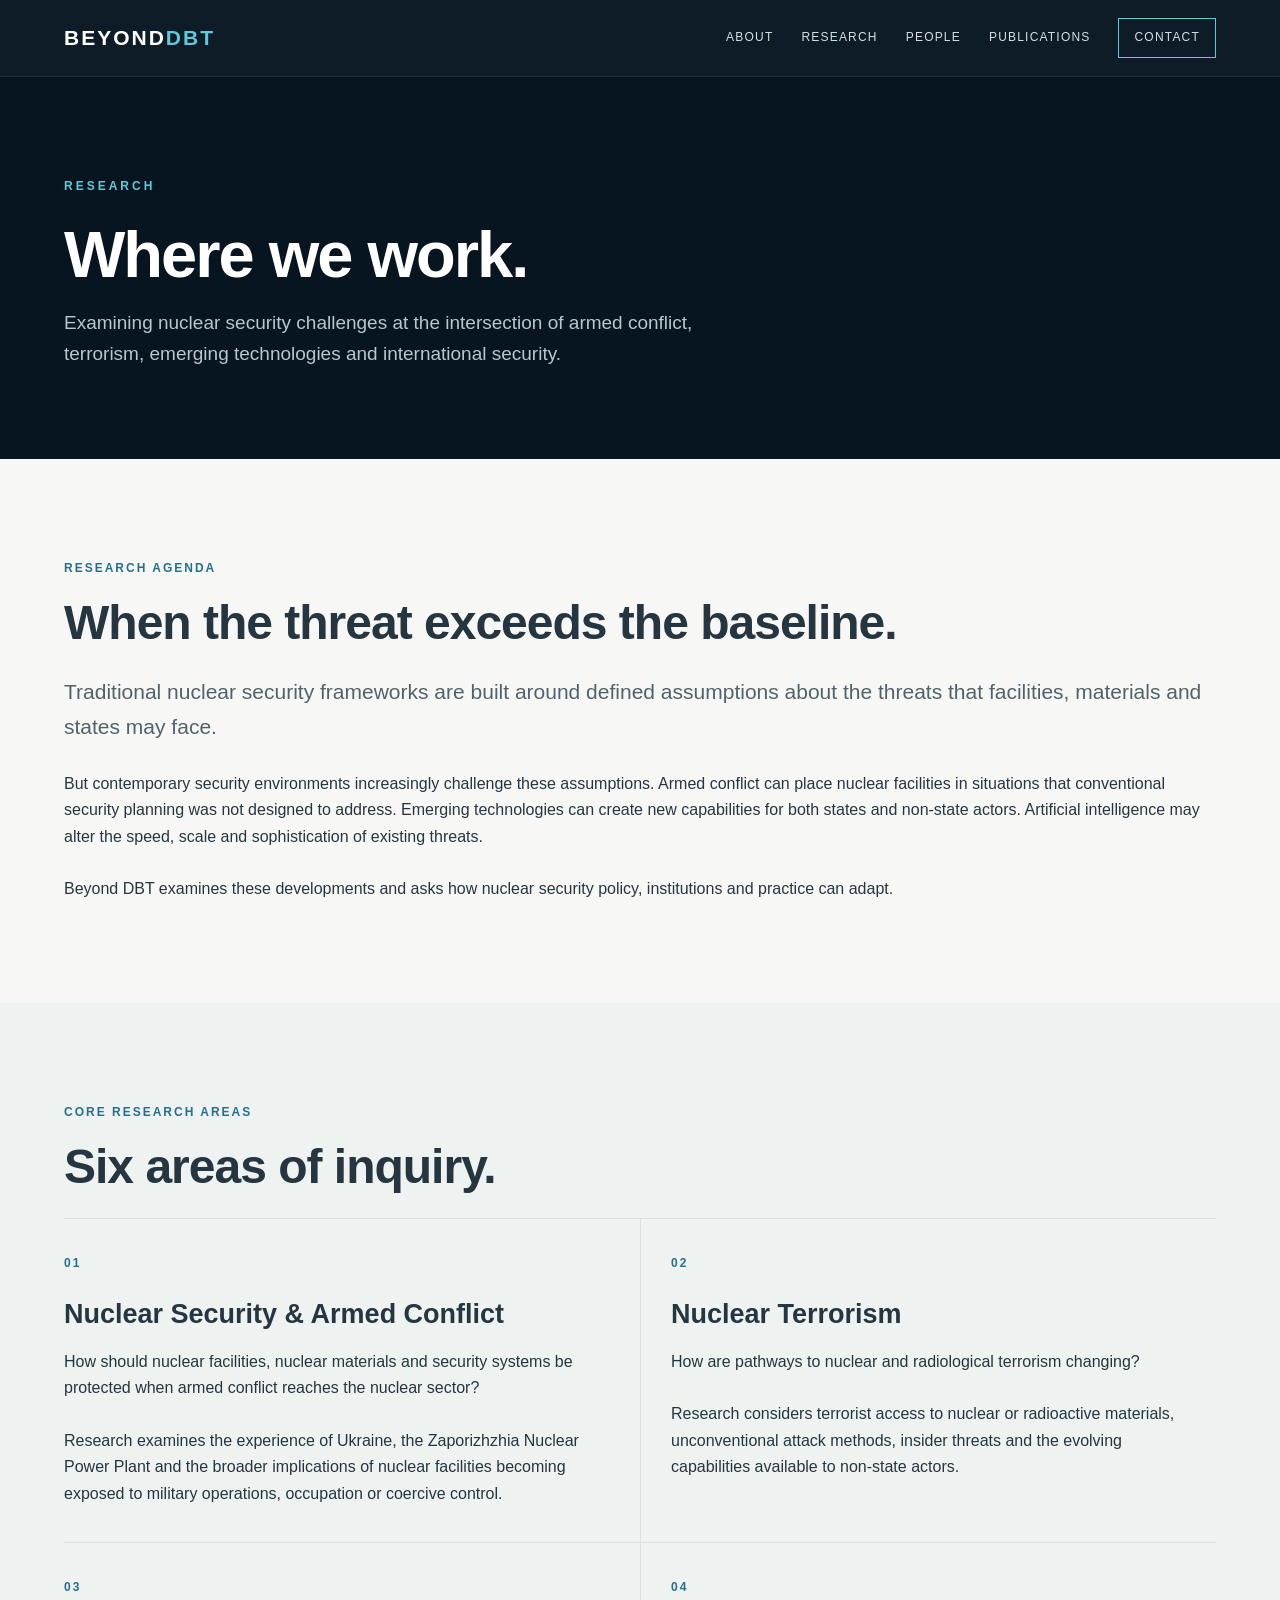
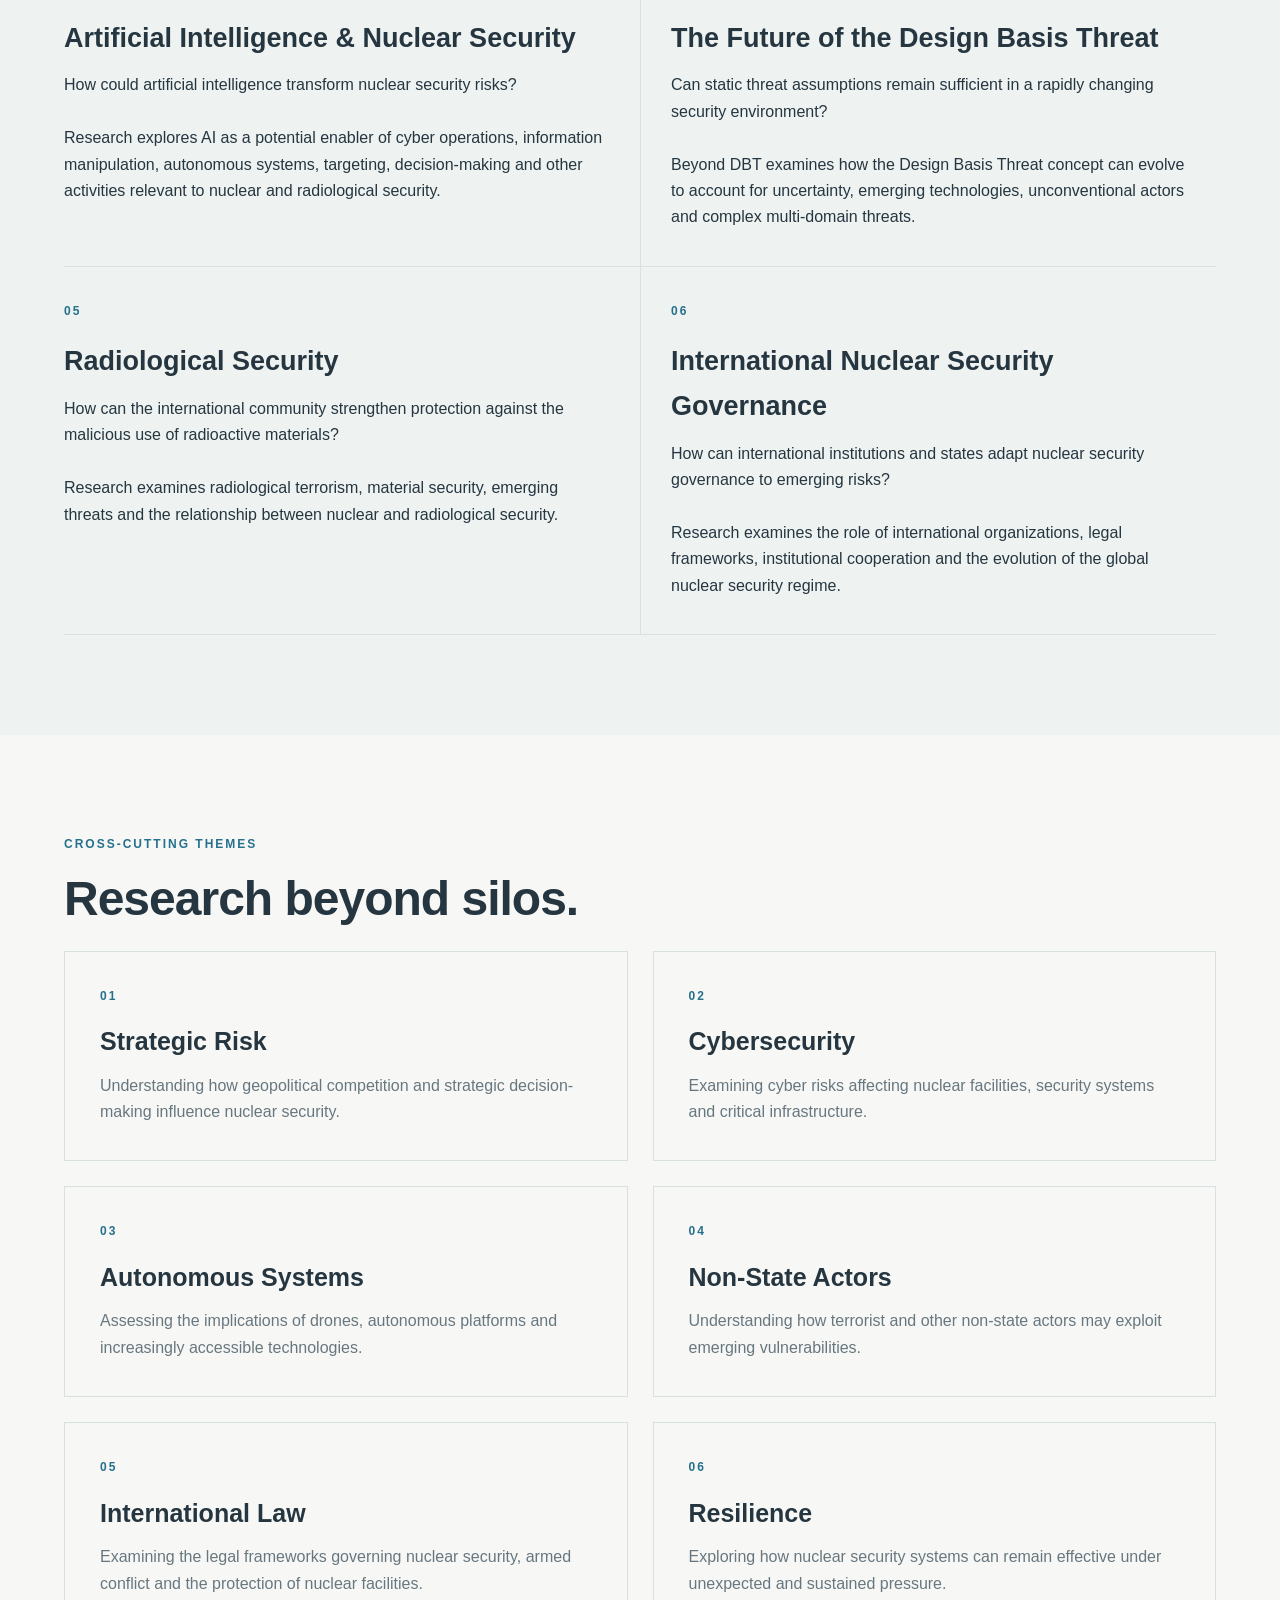
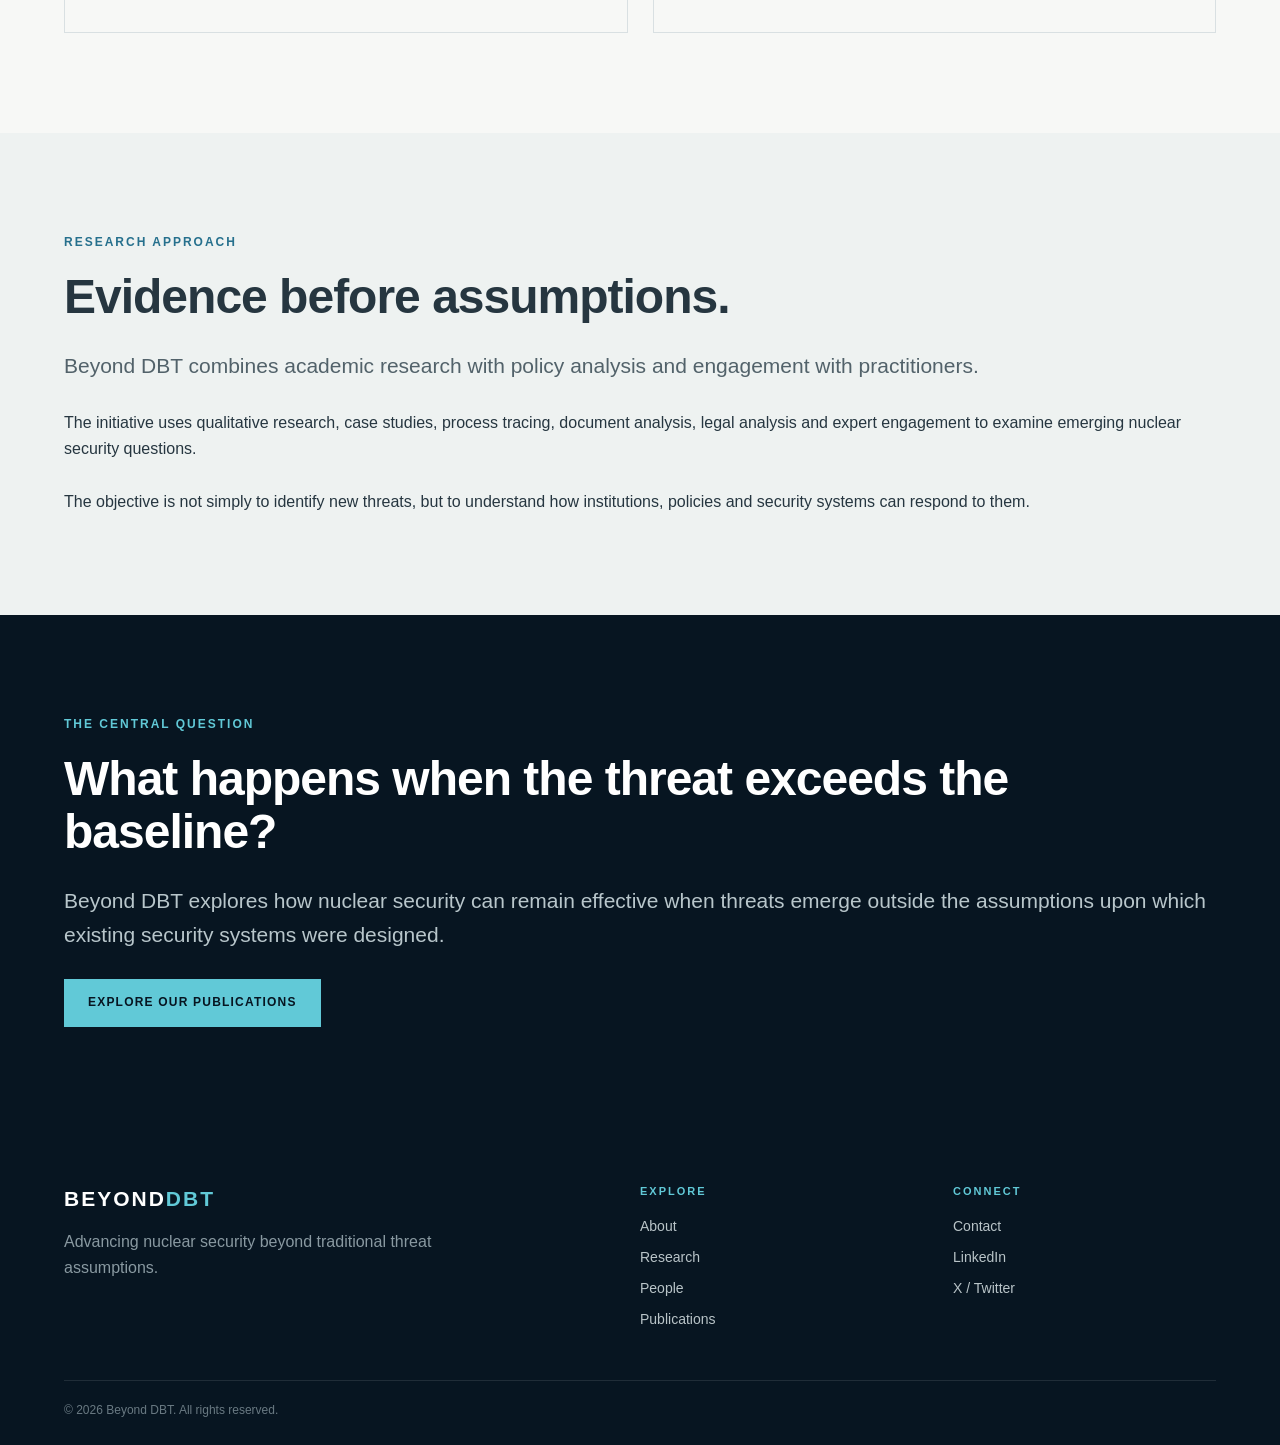
<file: research.html>
<!DOCTYPE html>
<html lang="en">

<head>

<meta charset="UTF-8">
<meta name="viewport" content="width=device-width, initial-scale=1.0">

<meta name="description" content="Beyond DBT research agenda covering nuclear security during armed conflict, nuclear terrorism, artificial intelligence, emerging technologies, radiological security and international governance.">

<title>Research | Beyond DBT</title>

<link rel="stylesheet" href="style.css">

</head>

<body>


<!-- NAVIGATION -->

<header>

<div class="container nav">

<a href="index.html" class="logo">
BEYOND<span>DBT</span>
</a>

<nav>

<a href="about.html">About</a>

<a href="research.html">Research</a>

<a href="people.html">People</a>

<a href="publications.html">Publications</a>

<a href="contact.html" class="nav-contact">
Contact
</a>

</nav>

</div>

</header>



<!-- PAGE HERO -->

<section class="page-hero">

<div class="container">

<div class="kicker">
Research
</div>

<h1>
Where we work.
</h1>

<p>
Examining nuclear security challenges at the intersection
of armed conflict, terrorism, emerging technologies and
international security.
</p>

</div>

</section>



<!-- RESEARCH INTRODUCTION -->

<section>

<div class="container">

<div class="section-label">
Research agenda
</div>

<h2>
When the threat exceeds the baseline.
</h2>

<p class="lead">

Traditional nuclear security frameworks are built around
defined assumptions about the threats that facilities,
materials and states may face.

</p>

<br>

<p>

But contemporary security environments increasingly
challenge these assumptions.

Armed conflict can place nuclear facilities in situations
that conventional security planning was not designed to
address. Emerging technologies can create new capabilities
for both states and non-state actors. Artificial intelligence
may alter the speed, scale and sophistication of existing
threats.

</p>

<br>

<p>

Beyond DBT examines these developments and asks how nuclear
security policy, institutions and practice can adapt.

</p>

</div>

</section>



<!-- RESEARCH AREAS -->

<section class="intro">

<div class="container">

<div class="section-label">
Core research areas
</div>

<h2>
Six areas of inquiry.
</h2>


<div class="research-list">


<!-- 01 -->

<div class="research-item">

<div class="section-label">
01
</div>

<h3>
Nuclear Security & Armed Conflict
</h3>

<p>

How should nuclear facilities, nuclear materials and
security systems be protected when armed conflict reaches
the nuclear sector?

</p>

<br>

<p>

Research examines the experience of Ukraine, the
Zaporizhzhia Nuclear Power Plant and the broader
implications of nuclear facilities becoming exposed to
military operations, occupation or coercive control.

</p>

</div>



<!-- 02 -->

<div class="research-item">

<div class="section-label">
02
</div>

<h3>
Nuclear Terrorism
</h3>

<p>

How are pathways to nuclear and radiological terrorism
changing?

</p>

<br>

<p>

Research considers terrorist access to nuclear or
radioactive materials, unconventional attack methods,
insider threats and the evolving capabilities available
to non-state actors.

</p>

</div>



<!-- 03 -->

<div class="research-item">

<div class="section-label">
03
</div>

<h3>
Artificial Intelligence & Nuclear Security
</h3>

<p>

How could artificial intelligence transform nuclear
security risks?

</p>

<br>

<p>

Research explores AI as a potential enabler of cyber
operations, information manipulation, autonomous systems,
targeting, decision-making and other activities relevant
to nuclear and radiological security.

</p>

</div>



<!-- 04 -->

<div class="research-item">

<div class="section-label">
04
</div>

<h3>
The Future of the Design Basis Threat
</h3>

<p>

Can static threat assumptions remain sufficient in a
rapidly changing security environment?

</p>

<br>

<p>

Beyond DBT examines how the Design Basis Threat concept
can evolve to account for uncertainty, emerging
technologies, unconventional actors and complex
multi-domain threats.

</p>

</div>



<!-- 05 -->

<div class="research-item">

<div class="section-label">
05
</div>

<h3>
Radiological Security
</h3>

<p>

How can the international community strengthen protection
against the malicious use of radioactive materials?

</p>

<br>

<p>

Research examines radiological terrorism, material
security, emerging threats and the relationship between
nuclear and radiological security.

</p>

</div>



<!-- 06 -->

<div class="research-item">

<div class="section-label">
06
</div>

<h3>
International Nuclear Security Governance
</h3>

<p>

How can international institutions and states adapt
nuclear security governance to emerging risks?

</p>

<br>

<p>

Research examines the role of international organizations,
legal frameworks, institutional cooperation and the
evolution of the global nuclear security regime.

</p>

</div>


</div>

</div>

</section>



<!-- CROSS-CUTTING THEMES -->

<section>

<div class="container">

<div class="section-label">
Cross-cutting themes
</div>

<h2>
Research beyond silos.
</h2>


<div class="grid">


<div class="card">

<div class="card-number">
01
</div>

<h3>
Strategic Risk
</h3>

<p>

Understanding how geopolitical competition and strategic
decision-making influence nuclear security.

</p>

</div>



<div class="card">

<div class="card-number">
02
</div>

<h3>
Cybersecurity
</h3>

<p>

Examining cyber risks affecting nuclear facilities,
security systems and critical infrastructure.

</p>

</div>



<div class="card">

<div class="card-number">
03
</div>

<h3>
Autonomous Systems
</h3>

<p>

Assessing the implications of drones, autonomous platforms
and increasingly accessible technologies.

</p>

</div>



<div class="card">

<div class="card-number">
04
</div>

<h3>
Non-State Actors</h3>

<p>

Understanding how terrorist and other non-state actors
may exploit emerging vulnerabilities.

</p>

</div>



<div class="card">

<div class="card-number">
05
</div>

<h3>
International Law</h3>

<p>

Examining the legal frameworks governing nuclear security,
armed conflict and the protection of nuclear facilities.

</p>

</div>



<div class="card">

<div class="card-number">
06
</div>

<h3>
Resilience</h3>

<p>

Exploring how nuclear security systems can remain
effective under unexpected and sustained pressure.

</p>

</div>


</div>

</div>

</section>



<!-- RESEARCH METHOD -->

<section class="intro">

<div class="container">

<div class="section-label">
Research approach
</div>

<h2>
Evidence before assumptions.
</h2>

<p class="lead">

Beyond DBT combines academic research with policy analysis
and engagement with practitioners.

</p>

<br>

<p>

The initiative uses qualitative research, case studies,
process tracing, document analysis, legal analysis and
expert engagement to examine emerging nuclear security
questions.

</p>

<br>

<p>

The objective is not simply to identify new threats, but
to understand how institutions, policies and security
systems can respond to them.

</p>

</div>

</section>



<!-- FEATURED QUESTION -->

<section class="dark">

<div class="container">

<div class="section-label">
The central question
</div>

<h2>
What happens when the threat exceeds the baseline?
</h2>

<p class="lead">

Beyond DBT explores how nuclear security can remain
effective when threats emerge outside the assumptions
upon which existing security systems were designed.

</p>

<br>

<a
href="publications.html"
class="btn btn-primary"
>
Explore our publications
</a>

</div>

</section>



<!-- FOOTER -->

<footer>

<div class="container">

<div class="footer-grid">


<div>

<div class="footer-logo">
BEYOND<span>DBT</span>
</div>

<p>

Advancing nuclear security beyond traditional
threat assumptions.

</p>

</div>



<div class="footer-column">

<h4>
Explore
</h4>

<a href="about.html">
About
</a>

<a href="research.html">
Research
</a>

<a href="people.html">
People
</a>

<a href="publications.html">
Publications
</a>

</div>



<div class="footer-column">

<h4>
Connect
</h4>

<a href="contact.html">
Contact
</a>

<a
href="https://www.linkedin.com/in/alialkis/"
target="_blank"
rel="noopener noreferrer"
>
LinkedIn
</a>

<a
href="https://x.com/AliAlkisTR"
target="_blank"
rel="noopener noreferrer"
>
X / Twitter
</a>

</div>


</div>


<div class="copyright">

© 2026 Beyond DBT. All rights reserved.

</div>

</div>

</footer>


</body>

</html>
</file>
<file: style.css>
:root {
    --navy: #071521;
    --navy-light: #0d2433;
    --blue: #26708d;
    --cyan: #61c9d7;
    --white: #f7f8f6;
    --light: #eef2f1;
    --gray: #68777f;
    --dark: #263640;
    --border: #d9e0e2;
}

* {
    box-sizing: border-box;
    margin: 0;
    padding: 0;
}

html {
    scroll-behavior: smooth;
}

body {
    font-family: Arial, Helvetica, sans-serif;
    color: var(--dark);
    background: var(--white);
    line-height: 1.65;
}

a {
    text-decoration: none;
    color: inherit;
}

.container {
    width: min(90%, 1180px);
    margin: auto;
}

/* NAVIGATION */

header {
    position: sticky;
    top: 0;
    z-index: 1000;
    background: rgba(7,21,33,.97);
    border-bottom: 1px solid rgba(255,255,255,.1);
}

.nav {
    height: 76px;
    display: flex;
    justify-content: space-between;
    align-items: center;
}

.logo {
    color: white;
    font-size: 21px;
    font-weight: 800;
    letter-spacing: 2px;
}

.logo span {
    color: var(--cyan);
}

nav {
    display: flex;
    gap: 28px;
    align-items: center;
}

nav a {
    color: #d5dfe3;
    font-size: 12px;
    text-transform: uppercase;
    letter-spacing: 1.2px;
}

nav a:hover {
    color: var(--cyan);
}

.nav-contact {
    border: 1px solid var(--cyan);
    padding: 9px 15px;
}

/* HERO */

.hero {
    min-height: 620px;
    display: flex;
    align-items: center;
    color: white;

    background:
        linear-gradient(
            90deg,
            rgba(7,21,33,.96),
            rgba(7,21,33,.76)
        ),
        url("https://images.unsplash.com/photo-1513828742140-ccaa28f3eda0?auto=format&fit=crop&w=2000&q=85")
        center/cover;
}

.hero-content {
    max-width: 850px;
}

.kicker {
    color: var(--cyan);
    text-transform: uppercase;
    letter-spacing: 3px;
    font-size: 12px;
    font-weight: bold;
    margin-bottom: 25px;
}

.hero h1 {
    font-size: clamp(45px, 7vw, 80px);
    line-height: 1;
    letter-spacing: -3px;
    margin-bottom: 30px;
}

.hero h1 span {
    color: var(--cyan);
}

.hero p {
    max-width: 700px;
    font-size: 20px;
    color: #d2dde1;
    margin-bottom: 35px;
}

.btn {
    display: inline-block;
    padding: 13px 23px;
    text-transform: uppercase;
    letter-spacing: 1.2px;
    font-size: 12px;
    font-weight: bold;
    border: 1px solid var(--cyan);
}

.btn-primary {
    background: var(--cyan);
    color: var(--navy);
}

.btn-primary:hover {
    background: white;
    border-color: white;
}

/* PAGE HERO */

.page-hero {
    background: var(--navy);
    color: white;
    padding: 100px 0 90px;
}

.page-hero h1 {
    font-size: 65px;
    line-height: 1;
    letter-spacing: -2px;
    margin-bottom: 20px;
}

.page-hero p {
    max-width: 700px;
    color: #b9c7cd;
    font-size: 19px;
}

/* SECTIONS */

section {
    padding: 100px 0;
}

.section-label {
    color: var(--blue);
    text-transform: uppercase;
    letter-spacing: 2px;
    font-size: 12px;
    font-weight: bold;
    margin-bottom: 18px;
}

h2 {
    font-size: 48px;
    line-height: 1.1;
    letter-spacing: -1px;
    margin-bottom: 25px;
}

.lead {
    font-size: 21px;
    color: #52626a;
}

/* HOME INTRO */

.intro {
    background: var(--light);
}

.intro-grid {
    display: grid;
    grid-template-columns: 1fr 1.4fr;
    gap: 80px;
}

.intro-text {
    font-size: 19px;
    color: #4f5e66;
}

/* CARDS */

.grid {
    display: grid;
    grid-template-columns: repeat(2, 1fr);
    gap: 25px;
}

.card {
    border: 1px solid var(--border);
    padding: 35px;
    transition: .25s;
}

.card:hover {
    border-color: var(--blue);
    transform: translateY(-4px);
}

.card-number {
    color: var(--blue);
    font-size: 12px;
    letter-spacing: 2px;
    font-weight: bold;
}

.card h3 {
    font-size: 25px;
    margin: 15px 0 10px;
}

.card p {
    color: var(--gray);
}

/* DARK SECTION */

.dark {
    background: var(--navy);
    color: white;
}

.dark .section-label {
    color: var(--cyan);
}

.dark h2 {
    color: white;
}

.dark p {
    color: #b8c6cb;
}

/* RESEARCH */

.research-list {
    display: grid;
    grid-template-columns: 1fr 1fr;
    border-top: 1px solid var(--border);
}

.research-item {
    padding: 35px 30px 35px 0;
    border-bottom: 1px solid var(--border);
}

.research-item:nth-child(even) {
    padding-left: 30px;
    border-left: 1px solid var(--border);
}

.research-item h3 {
    font-size: 27px;
    margin: 12px 0;
}

/* BIO */

.bio-grid {
    display: grid;
    grid-template-columns: 300px 1fr;
    gap: 70px;
}

.profile-photo {
    width: 100%;
    height: 400px;
    object-fit: cover;
    display: block;
}

.bio h2 {
    margin-bottom: 5px;
}

.role {
    color: var(--blue);
    font-weight: bold;
    margin-bottom: 25px;
}

.bio p {
    color: #56656d;
    margin-bottom: 18px;
}

.expertise {
    display: flex;
    flex-wrap: wrap;
    gap: 10px;
    margin-top: 25px;
}

.tag {
    border: 1px solid var(--border);
    padding: 8px 13px;
    font-size: 12px;
    text-transform: uppercase;
    letter-spacing: .7px;
}

/* CONTACT */

.contact-grid {
    display: grid;
    grid-template-columns: 1fr 1fr;
    gap: 70px;
}

.contact-box {
    background: var(--light);
    padding: 40px;
}

.contact-box h3 {
    margin-bottom: 10px;
}

.contact-box a {
    color: var(--blue);
}

/* FOOTER */

footer {
    background: var(--navy);
    color: white;
    padding: 55px 0 25px;
}

.footer-grid {
    display: grid;
    grid-template-columns: 2fr 1fr 1fr;
    gap: 50px;
    padding-bottom: 40px;
}

.footer-logo {
    font-weight: bold;
    letter-spacing: 2px;
    font-size: 21px;
}

.footer-logo span {
    color: var(--cyan);
}

footer p {
    color: #8999a1;
    max-width: 400px;
    margin-top: 12px;
}

.footer-column h4 {
    color: var(--cyan);
    font-size: 11px;
    letter-spacing: 2px;
    text-transform: uppercase;
    margin-bottom: 15px;
}

.footer-column a {
    display: block;
    color: #b9c4c8;
    margin-bottom: 8px;
    font-size: 14px;
}

.copyright {
    border-top: 1px solid rgba(255,255,255,.1);
    padding-top: 20px;
    color: #697982;
    font-size: 12px;
}

/* MOBILE */

@media(max-width:800px) {

    nav {
        display: none;
    }

    .hero h1,
    .page-hero h1 {
        font-size: 48px;
    }

    .intro-grid,
    .grid,
    .research-list,
    .bio-grid,
    .contact-grid,
    .footer-grid {
        grid-template-columns: 1fr;
    }

    .research-item:nth-child(even) {
        padding-left: 0;
        border-left: none;
    }

    section {
        padding: 70px 0;
    }
}
</file>
